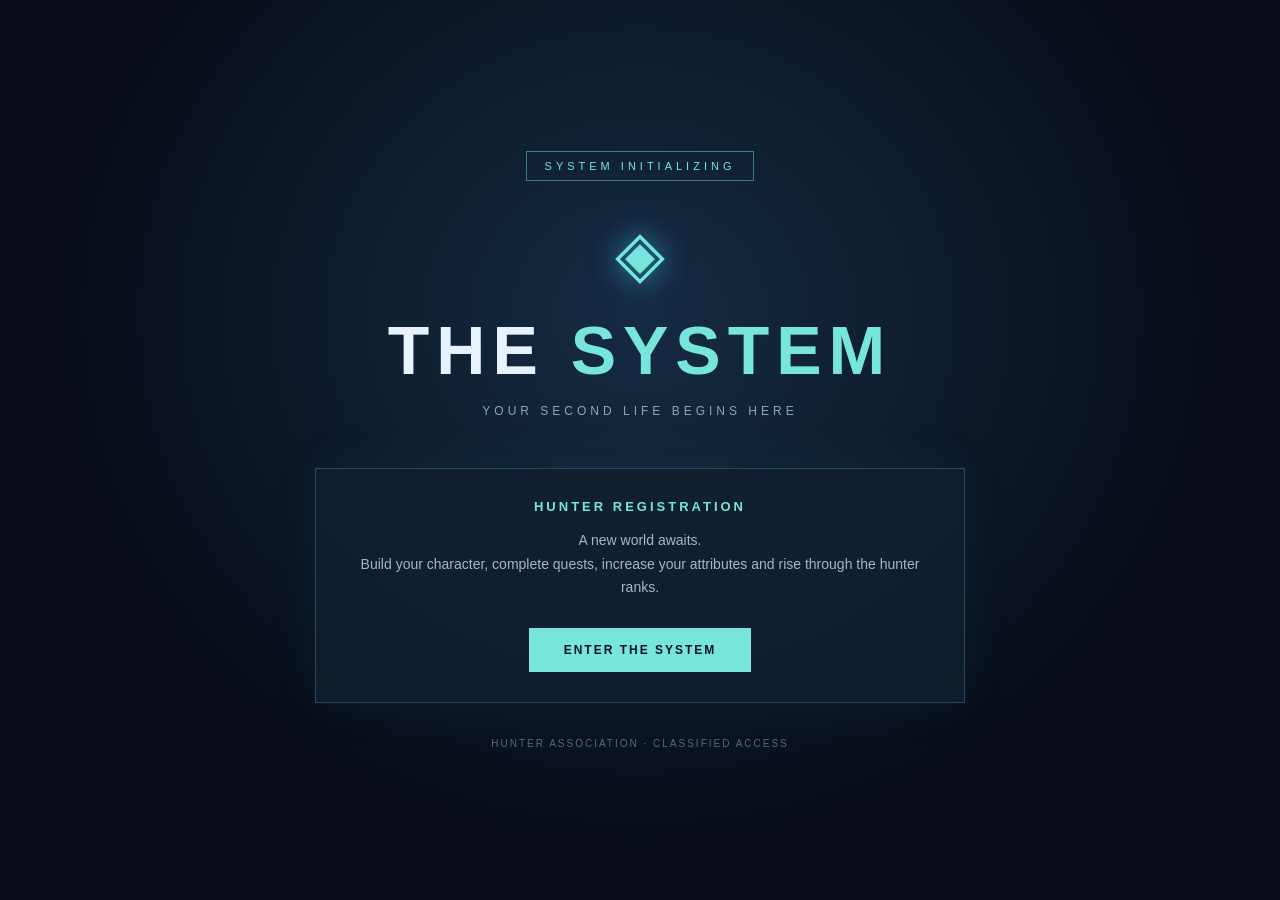
<file: index.html>
<!DOCTYPE html>
<html lang="es">
<head>
  <meta charset="UTF-8">
  <meta name="viewport" content="width=device-width, initial-scale=1.0">
  <meta name="theme-color" content="#080d18">
  <title>THE SYSTEM RPG</title>

  <style>
    * {
      box-sizing: border-box;
      margin: 0;
      padding: 0;
    }

    body {
      min-height: 100vh;
      background:
        radial-gradient(ellipse at 50% 35%, #152b43 0%, #080d18 65%);
      color: #e8f2ff;
      font-family: Arial, sans-serif;
      display: grid;
      place-items: center;
      padding: 24px;
    }

    .container {
      width: 100%;
      max-width: 650px;
      text-align: center;
    }

    .status {
      display: inline-block;
      color: #76e5dc;
      border: 1px solid #367e83;
      padding: 8px 18px;
      letter-spacing: 4px;
      font-size: 11px;
      margin-bottom: 35px;
    }

    .symbol {
      font-size: 65px;
      color: #76e5dc;
      margin-bottom: 20px;
      text-shadow: 0 0 30px #3aa8c8;
    }

    h1 {
      font-size: clamp(38px, 9vw, 68px);
      letter-spacing: 7px;
      font-weight: 800;
    }

    h1 span {
      color: #76e5dc;
    }

    .subtitle {
      color: #8ba6bd;
      letter-spacing: 4px;
      font-size: 12px;
      margin-top: 15px;
    }

    .panel {
      margin-top: 50px;
      padding: 30px 24px;
      background: rgba(17, 31, 49, .85);
      border: 1px solid #29465d;
      box-shadow: 0 0 45px rgba(39, 151, 177, .08);
    }

    .panel h2 {
      color: #76e5dc;
      font-size: 13px;
      letter-spacing: 3px;
      margin-bottom: 15px;
    }

    .panel p {
      color: #a5b7c9;
      line-height: 1.7;
      font-size: 14px;
    }

    .button {
      display: inline-block;
      margin-top: 28px;
      padding: 15px 35px;
      background: #76e5dc;
      color: #08121e;
      text-decoration: none;
      font-weight: bold;
      letter-spacing: 2px;
      font-size: 12px;
      transition: .2s;
    }

    .button:hover {
      background: #b0fff5;
      box-shadow: 0 0 25px #76e5dc66;
      transform: translateY(-2px);
    }

    footer {
      margin-top: 35px;
      color: #536b80;
      font-size: 10px;
      letter-spacing: 2px;
    }
  </style>
</head>

<body>
  <main class="container">

    <div class="status">SYSTEM INITIALIZING</div>

    <div class="symbol">◈</div>

    <h1>THE <span>SYSTEM</span></h1>

    <p class="subtitle">YOUR SECOND LIFE BEGINS HERE</p>

    <section class="panel">
      <h2>HUNTER REGISTRATION</h2>

      <p>
        A new world awaits.<br>
        Build your character, complete quests,
        increase your attributes and rise through
        the hunter ranks.
      </p>

      <a href="login.html" class="button">
        ENTER THE SYSTEM
      </a>
    </section>

    <footer>
      HUNTER ASSOCIATION · CLASSIFIED ACCESS
    </footer>

  </main>
</body>
</html>
</file>
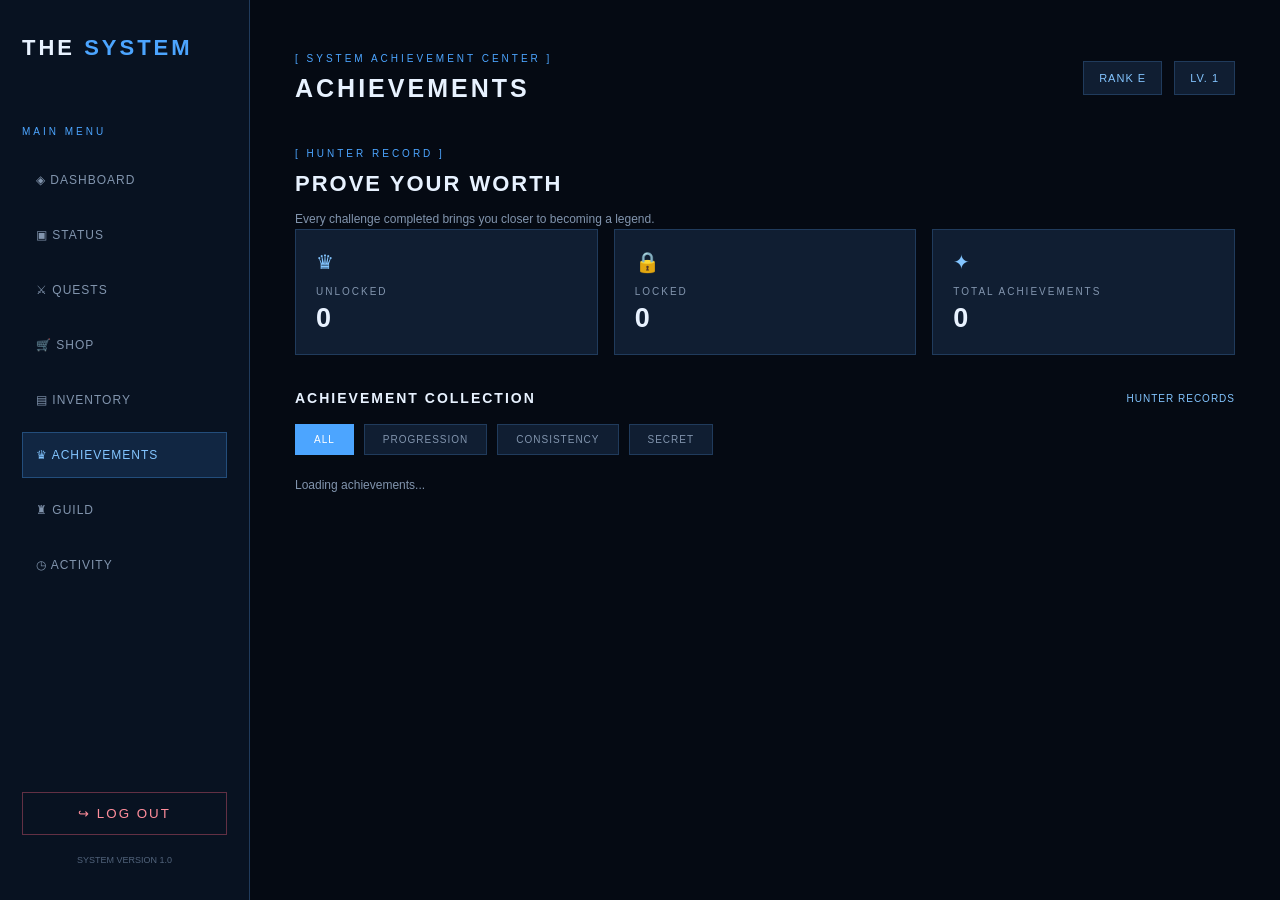
<file: achievements.html>
```html
<!DOCTYPE html>
<html lang="en">
<head>
  <meta charset="UTF-8">
  <meta name="viewport" content="width=device-width, initial-scale=1.0">
  <title>THE SYSTEM | Achievements</title>
  <link rel="stylesheet" href="assets/css/dashboard.css">
  <link rel="stylesheet" href="assets/css/quests.css">
  <link rel="stylesheet" href="assets/css/achievements.css">
</head>
<body>

  <aside class="sidebar">
    <div class="logo">THE <span>SYSTEM</span></div>

    <div class="menu-label">MAIN MENU</div>

    <nav>
  <a href="dashboard.html" class="nav-link">◈ DASHBOARD</a>
  <a href="status.html" class="nav-link">▣ STATUS</a>
  <a href="quests.html" class="nav-link">⚔ QUESTS</a>
  <a href="shop.html" class="nav-link">🛒 SHOP</a>
  <a href="inventory.html" class="nav-link">▤ INVENTORY</a>
  <a href="achievements.html" class="nav-link active">♛ ACHIEVEMENTS</a>
  <a href="guild.html" class="nav-link">♜ GUILD</a>
  <a href="activity.html" class="nav-link">◷ ACTIVITY</a>
</nav>

    <div class="sidebar-bottom">
      <button id="logoutButton">↪ LOG OUT</button>
      <p>SYSTEM VERSION 1.0</p>
    </div>
  </aside>

  <main class="main-content">

    <header class="topbar">
      <div>
        <p class="system-label">[ SYSTEM ACHIEVEMENT CENTER ]</p>
        <h1>ACHIEVEMENTS</h1>
      </div>

      <div class="topbar-right">
        <span id="hunterRank">RANK E</span>
        <span id="hunterLevel">LV. 1</span>
      </div>
    </header>

    <section class="achievement-intro">
      <p class="system-label">[ HUNTER RECORD ]</p>
      <h2>PROVE YOUR WORTH</h2>
      <p class="muted">
        Every challenge completed brings you closer to becoming a legend.
      </p>
    </section>

    <section class="achievement-summary">

      <article class="resource-card">
        <span>♛</span>
        <p>UNLOCKED</p>
        <h2 id="unlockedCount">0</h2>
      </article>

      <article class="resource-card">
        <span>🔒</span>
        <p>LOCKED</p>
        <h2 id="lockedCount">0</h2>
      </article>

      <article class="resource-card">
        <span>✦</span>
        <p>TOTAL ACHIEVEMENTS</p>
        <h2 id="totalCount">0</h2>
      </article>

    </section>

    <section class="achievement-section">

      <div class="achievement-section-heading">
        <h2>ACHIEVEMENT COLLECTION</h2>
        <span>HUNTER RECORDS</span>
      </div>

      <div class="achievement-filters">
        <button class="achievement-filter active" data-filter="all">ALL</button>
        <button class="achievement-filter" data-filter="progression">PROGRESSION</button>
        <button class="achievement-filter" data-filter="consistency">CONSISTENCY</button>
        <button class="achievement-filter" data-filter="secret">SECRET</button>
      </div>

      <div id="achievementsGrid" class="achievement-grid">
        <p class="muted">Loading achievements...</p>
      </div>

    </section>

    <p id="achievementMessage" class="system-label"></p>

  </main>

  <script type="module" src="assets/js/achievements.js"></script>

</body>
</html>
```
</file>
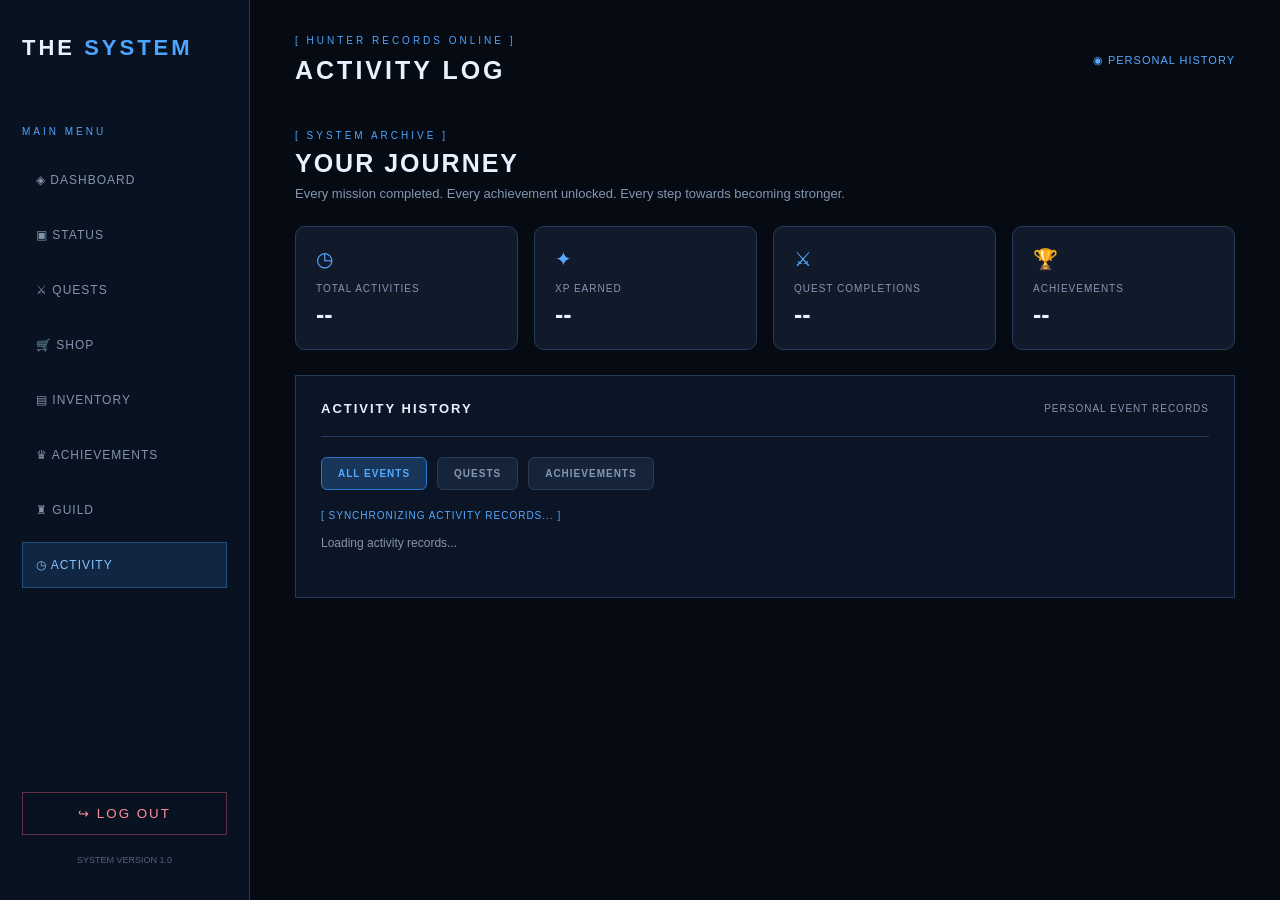
<file: activity.html>
<!DOCTYPE html>
<html lang="en">
<head>
  <meta charset="UTF-8">
  <meta name="viewport" content="width=device-width, initial-scale=1.0">

  <title>THE SYSTEM | Activity</title>

  <link rel="stylesheet" href="assets/css/dashboard.css">
<link rel="stylesheet" href="assets/css/activity.css">
</head>

<body>

  <aside class="sidebar">
    <div class="logo">THE <span>SYSTEM</span></div>

    <div class="menu-label">MAIN MENU</div>

    <nav>
  <a href="dashboard.html" class="nav-link">◈ DASHBOARD</a>
  <a href="status.html" class="nav-link">▣ STATUS</a>
  <a href="quests.html" class="nav-link">⚔ QUESTS</a>
  <a href="shop.html" class="nav-link">🛒 SHOP</a>
  <a href="inventory.html" class="nav-link">▤ INVENTORY</a>
  <a href="achievements.html" class="nav-link">♛ ACHIEVEMENTS</a>
  <a href="guild.html" class="nav-link">♜ GUILD</a>
  <a href="activity.html" class="nav-link active">◷ ACTIVITY</a>
</nav>

    <div class="sidebar-bottom">
      <button id="logoutButton">↪ LOG OUT</button>
      <p>SYSTEM VERSION 1.0</p>
    </div>
  </aside>

  <main class="main-content">

    <!-- HEADER -->

    <header class="topbar">

      <div>
        <p class="system-label">[ HUNTER RECORDS ONLINE ]</p>
        <h1>ACTIVITY LOG</h1>
      </div>

      <div class="activity-status">
        <span>◉ PERSONAL HISTORY</span>
      </div>

    </header>

    <!-- INTRO -->

    <section class="activity-intro">

      <p class="system-label">[ SYSTEM ARCHIVE ]</p>

      <h2>YOUR JOURNEY</h2>

      <p class="muted">
        Every mission completed. Every achievement unlocked.
        Every step towards becoming stronger.
      </p>

    </section>

    <!-- STATISTICS -->

    <section class="activity-stats">

      <article class="activity-stat-card">
        <span>◷</span>
        <p>TOTAL ACTIVITIES</p>
        <h2 id="totalActivities">--</h2>
      </article>

      <article class="activity-stat-card">
        <span>✦</span>
        <p>XP EARNED</p>
        <h2 id="totalXP">--</h2>
      </article>

      <article class="activity-stat-card">
        <span>⚔</span>
        <p>QUEST COMPLETIONS</p>
        <h2 id="questActivities">--</h2>
      </article>

      <article class="activity-stat-card">
        <span>🏆</span>
        <p>ACHIEVEMENTS</p>
        <h2 id="achievementActivities">--</h2>
      </article>

    </section>

    <!-- ACTIVITY HISTORY -->

    <section class="panel activity-history-panel">

      <div class="panel-heading">

        <h2>ACTIVITY HISTORY</h2>

        <span>PERSONAL EVENT RECORDS</span>

      </div>

      <!-- FILTERS -->

      <div class="activity-filters">

        <button
          class="activity-filter active"
          data-filter="all"
        >
          ALL EVENTS
        </button>

        <button
          class="activity-filter"
          data-filter="quest_completed"
        >
          QUESTS
        </button>

        <button
          class="activity-filter"
          data-filter="achievement_unlocked"
        >
          ACHIEVEMENTS
        </button>

      </div>

      <!-- MESSAGE -->

      <p id="activityMessage" class="system-label">
        [ SYNCHRONIZING ACTIVITY RECORDS... ]
      </p>

      <!-- FEED -->

      <div id="activityFeed">

        <p class="muted">
          Loading activity records...
        </p>

      </div>

      <!-- LOAD MORE -->

      <div class="activity-pagination">

        <button id="loadMoreButton" hidden>
          LOAD MORE RECORDS
        </button>

      </div>

    </section>

  </main>

  <script type="module" src="assets/js/activity.js"></script>

</body>
</html>
</file>
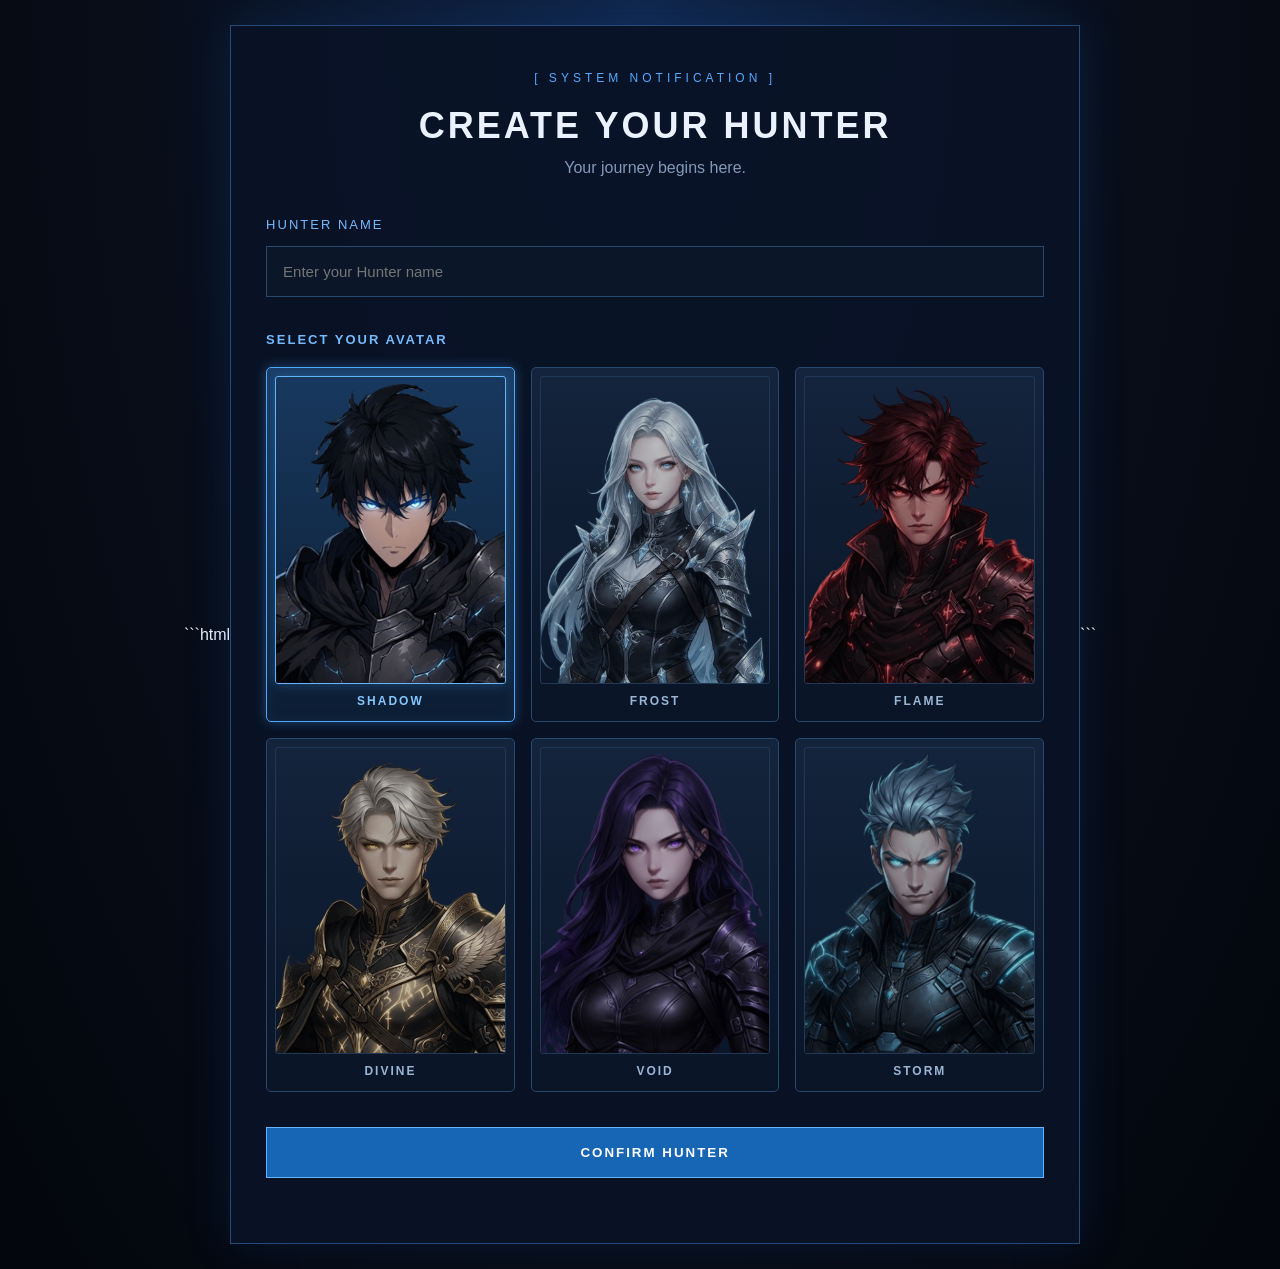
<file: character.html>
```html
<!DOCTYPE html>
<html lang="en">
<head>
  <meta charset="UTF-8">
  <meta name="viewport" content="width=device-width, initial-scale=1.0">
  <title>THE SYSTEM | Create Hunter</title>
  <link rel="stylesheet" href="assets/css/character.css">
</head>
<body>

  <main class="character-container">
    <p class="system-label">[ SYSTEM NOTIFICATION ]</p>

    <h1>CREATE YOUR HUNTER</h1>
    <p class="subtitle">Your journey begins here.</p>

    <form id="characterForm">

      <label for="hunterName">HUNTER NAME</label>
      <input
        type="text"
        id="hunterName"
        maxlength="20"
        placeholder="Enter your Hunter name"
        required
      >

      <h2>SELECT YOUR AVATAR</h2>

      <div class="avatar-grid" id="avatarGrid">

  <button type="button" class="avatar selected" data-avatar="hunter-01">
    <img src="images/hunter-01.png" alt="Shadow Hunter">
    <span>SHADOW</span>
  </button>

  <button type="button" class="avatar" data-avatar="hunter-02">
    <img src="images/hunter-02.png" alt="Frost Hunter">
    <span>FROST</span>
  </button>

  <button type="button" class="avatar" data-avatar="hunter-03">
    <img src="images/hunter-03.png" alt="Flame Hunter">
    <span>FLAME</span>
  </button>

  <button type="button" class="avatar" data-avatar="hunter-04">
    <img src="images/hunter-04.png" alt="Divine Hunter">
    <span>DIVINE</span>
  </button>

  <button type="button" class="avatar" data-avatar="hunter-05">
    <img src="images/hunter-05.png" alt="Void Hunter">
    <span>VOID</span>
  </button>

  <button type="button" class="avatar" data-avatar="hunter-06">
    <img src="images/hunter-06.png" alt="Storm Hunter">
    <span>STORM</span>
  </button>

</div>

      <button type="submit" id="saveCharacter">
        CONFIRM HUNTER
      </button>

      <p id="characterMessage"></p>

    </form>
  </main>

  <script type="module" src="assets/js/character.js"></script>

</body>
</html>
```
</file>
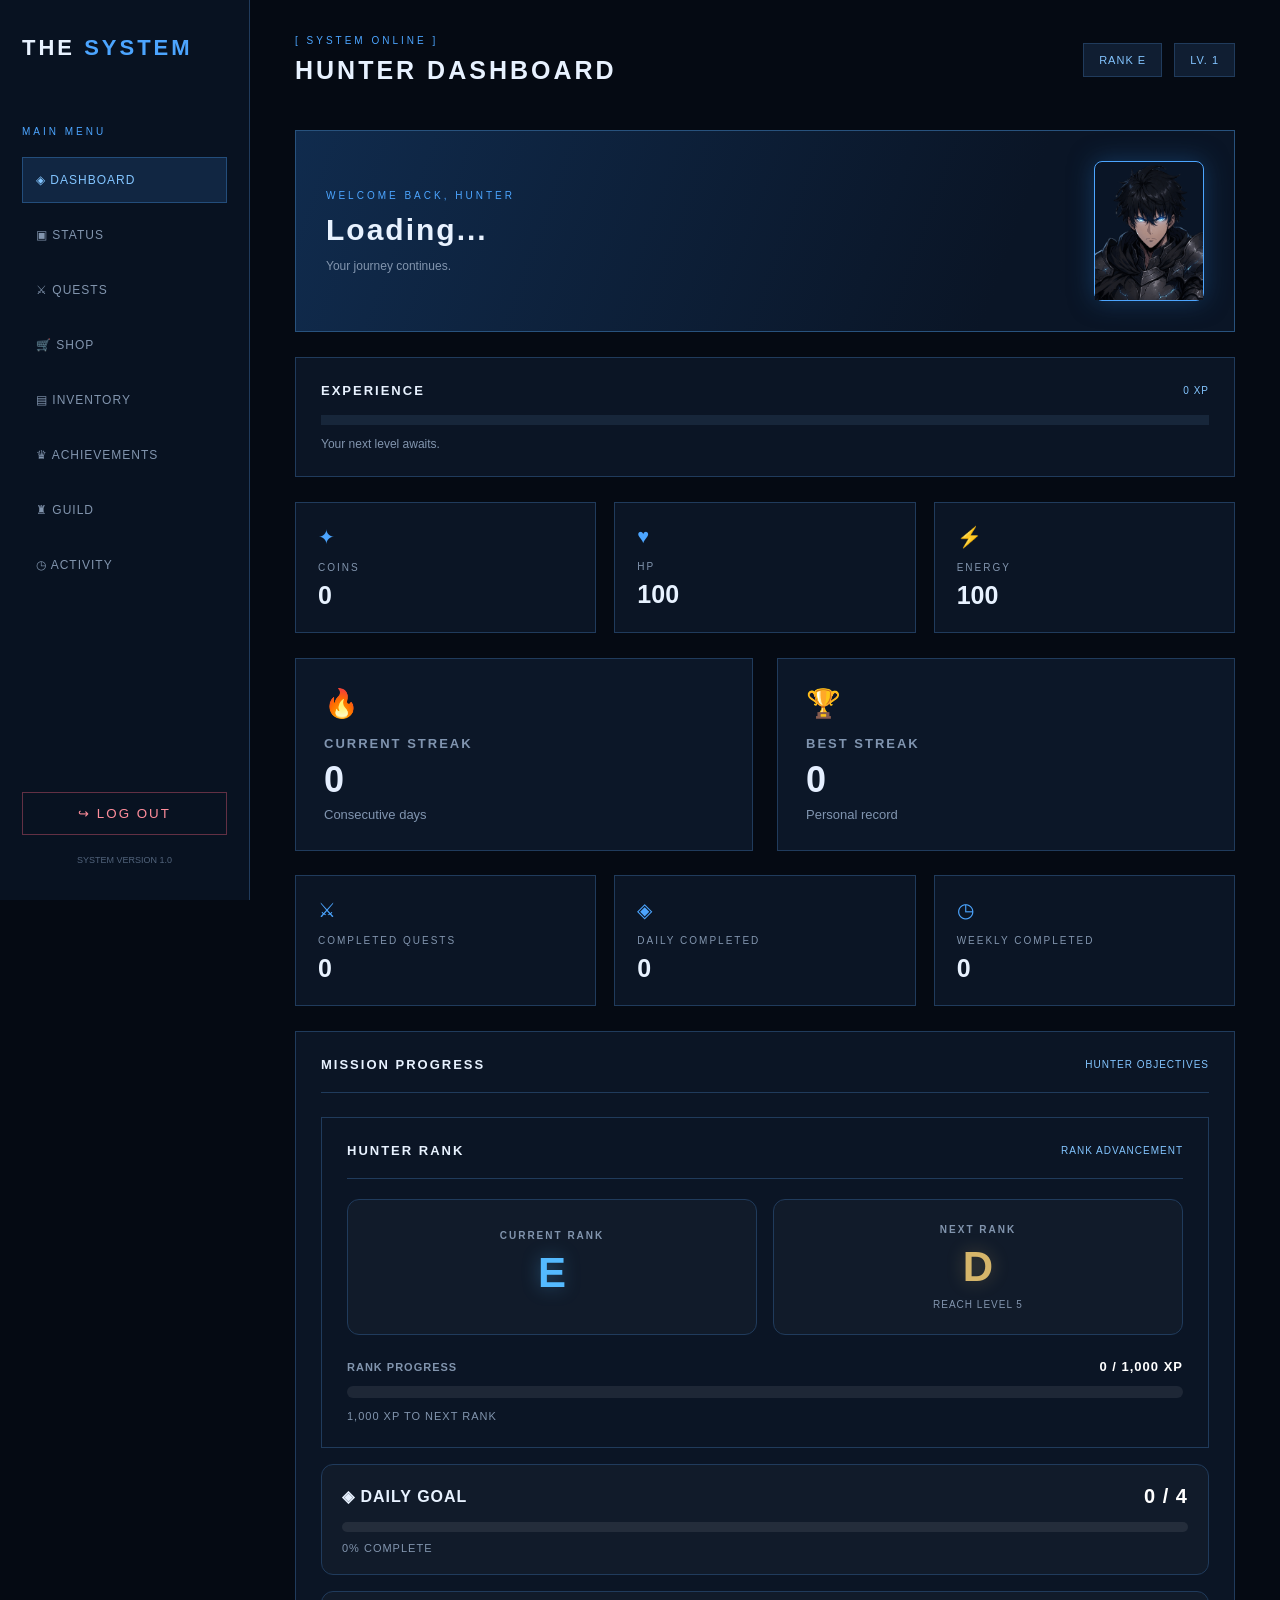
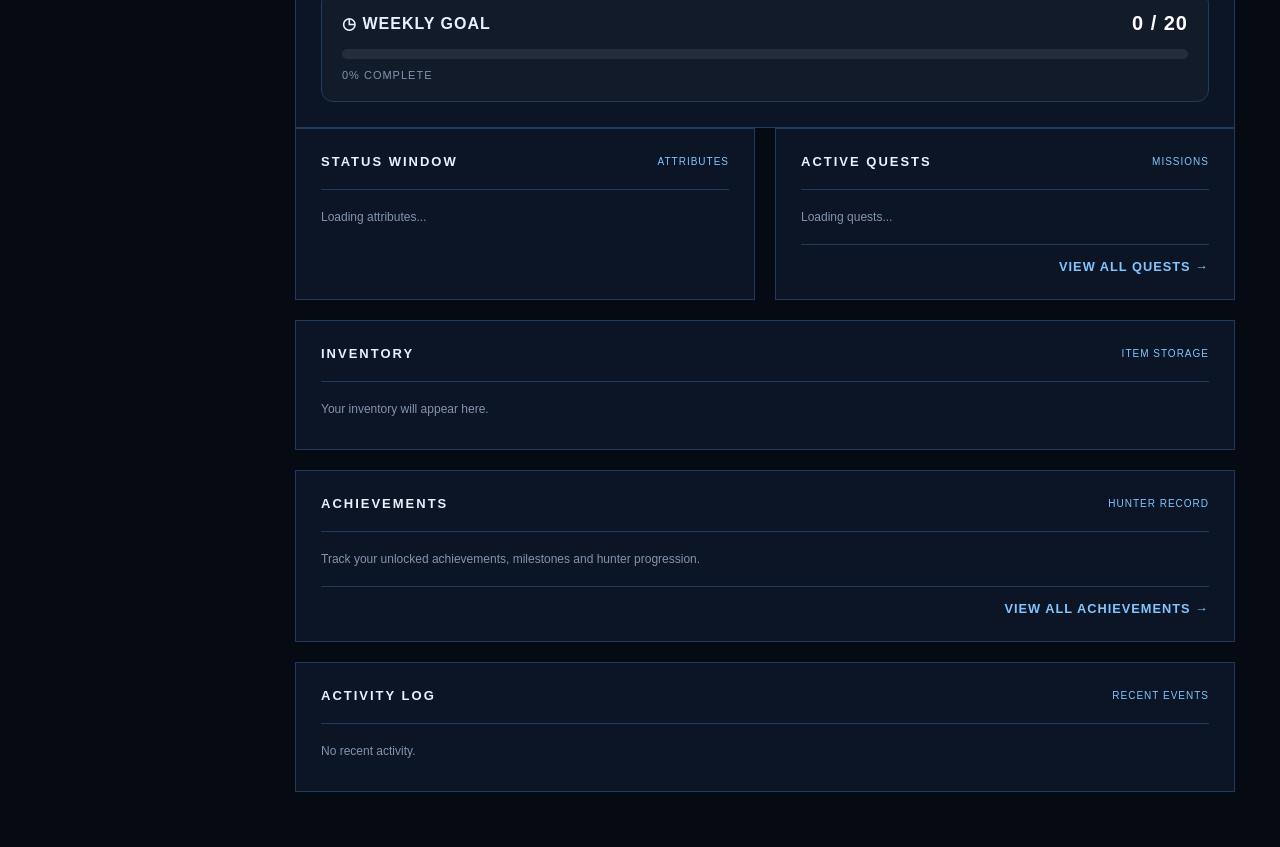
<file: dashboard.html>
<!DOCTYPE html>
<html lang="en">
<head>
  <meta charset="UTF-8">
  <meta name="viewport" content="width=device-width, initial-scale=1.0">
  <title>THE SYSTEM | Dashboard</title>
  <link rel="stylesheet" href="assets/css/dashboard.css">
</head>
<body>

  <aside class="sidebar">
    <div class="logo">THE <span>SYSTEM</span></div>

    <div class="menu-label">MAIN MENU</div>

    <nav>
      <a href="#dashboard" class="nav-link active">◈ DASHBOARD</a>
      <a href="status.html" class="nav-link">▣ STATUS</a>
      <a href="quests.html" class="nav-link">⚔ QUESTS</a>
      <a href="shop.html" class="nav-link">🛒 SHOP</a>
      <a href="inventory.html" class="nav-link">▤ INVENTORY</a>
      <a href="achievements.html" class="nav-link">♛ ACHIEVEMENTS</a>
      <a href="guild.html" class="nav-link">♜ GUILD</a>
      <a href="activity.html" class="nav-link">◷ ACTIVITY</a>
    </nav>

    <div class="sidebar-bottom">
      <button id="logoutButton">↪ LOG OUT</button>
      <p>SYSTEM VERSION 1.0</p>
    </div>
  </aside>

  <main class="main-content" id="dashboard">

    <header class="topbar">
      <div>
        <p class="system-label">[ SYSTEM ONLINE ]</p>
        <h1>HUNTER DASHBOARD</h1>
      </div>

      <div class="topbar-right">
        <span id="hunterRank">RANK E</span>
        <span id="hunterLevel">LV. 1</span>
      </div>
    </header>

    <!-- WELCOME / HUNTER PROFILE -->
    <section class="welcome-section">

      <div>
        <p class="system-label">WELCOME BACK, HUNTER</p>
        <h2 id="hunterName">Loading...</h2>
        <p class="muted">Your journey continues.</p>
      </div>

      <div class="hunter-avatar-container" id="hunterVisual">

        <img
          src="images/hunter-01.png"
          alt="Hunter Portrait"
          class="hunter-avatar"
          id="hunterAvatar"
        />

        <div class="hunter-title-layer" id="dashboardTitle"></div>

      </div>

    </section>

    <!-- EXPERIENCE -->
    <section class="progress-section">
      <div class="section-heading">
        <h2>EXPERIENCE</h2>
        <span id="xpText">0 XP</span>
      </div>

      <div class="xp-track">
        <div class="xp-fill" id="xpBar"></div>
      </div>

      <p class="muted" id="xpNext">Your next level awaits.</p>
    </section>

    <!-- RESOURCES -->
    <section class="resource-grid">

      <article class="resource-card">
        <span>✦</span>
        <p>COINS</p>
        <h2 id="hunterCoins">0</h2>
      </article>

      <article class="resource-card">
        <span>♥</span>
        <p>HP</p>
        <h2 id="hunterHP">100</h2>
      </article>

      <article class="resource-card">
        <span>⚡</span>
        <p>ENERGY</p>
        <h2 id="hunterEnergy">100</h2>
      </article>

    </section>

    <!-- STREAKS -->
    <div class="streak-grid">

      <div class="streak-card">
        <span class="stat-icon">🔥</span>
        <div class="stat-label">CURRENT STREAK</div>
        <div class="stat-value" id="currentStreak">0</div>
        <div class="stat-description">Consecutive days</div>
      </div>

      <div class="streak-card">
        <span class="stat-icon">🏆</span>
        <div class="stat-label">BEST STREAK</div>
        <div class="stat-value" id="longestStreak">0</div>
        <div class="stat-description">Personal record</div>
      </div>

    </div>

    <!-- QUEST COUNTS -->
    <section class="resource-grid mission-progress">

      <article class="resource-card">
        <span>⚔</span>
        <p>COMPLETED QUESTS</p>
        <h2 id="completedQuestCount">0</h2>
      </article>

      <article class="resource-card">
        <span>◈</span>
        <p>DAILY COMPLETED</p>
        <h2 id="dailyQuestCount">0</h2>
      </article>

      <article class="resource-card">
        <span>◷</span>
        <p>WEEKLY COMPLETED</p>
        <h2 id="weeklyQuestCount">0</h2>
      </article>

    </section>

    <!-- MISSION PROGRESS -->
    <section class="panel mission-goals">

      <div class="panel-heading">
        <h2>MISSION PROGRESS</h2>
        <span>HUNTER OBJECTIVES</span>
      </div>

      <!-- HUNTER RANK PROGRESSION -->
      <section class="panel rank-progression">

        <div class="panel-heading">
          <h2>HUNTER RANK</h2>
          <span>RANK ADVANCEMENT</span>
        </div>

        <div class="rank-overview">

          <div class="current-rank">
            <span>CURRENT RANK</span>
            <strong id="currentRankDisplay">E</strong>
          </div>

          <div class="next-rank">
            <span>NEXT RANK</span>
            <strong id="nextRankDisplay">D</strong>
            <small id="nextRankLevel">REACH LEVEL 5</small>
          </div>

        </div>

        <div class="rank-progress-info">
          <span>RANK PROGRESS</span>
          <strong id="rankXpText">0 / 1,000 XP</strong>
        </div>

        <div class="goal-track rank-track">
          <div id="rankProgressBar" class="goal-fill rank-fill"></div>
        </div>

        <p id="rankProgressStatus" class="muted">
          1,000 XP TO NEXT RANK
        </p>

      </section>

      <!-- DAILY GOAL -->
      <div class="goal-card">

        <div class="goal-heading">
          <span>◈ DAILY GOAL</span>
          <strong id="dailyGoalText">0 / 4</strong>
        </div>

        <div class="goal-track daily-track">
          <div id="dailyGoalBar" class="goal-fill daily-fill"></div>
        </div>

        <p id="dailyGoalStatus" class="muted">0% COMPLETE</p>

      </div>

      <!-- WEEKLY GOAL -->
      <div class="goal-card">

        <div class="goal-heading">
          <span>◷ WEEKLY GOAL</span>
          <strong id="weeklyGoalText">0 / 20</strong>
        </div>

        <div class="goal-track weekly-track">
          <div id="weeklyGoalBar" class="goal-fill weekly-fill"></div>
        </div>

        <p id="weeklyGoalStatus" class="muted">0% COMPLETE</p>

      </div>

    </section>

    <!-- STATUS AND QUESTS -->
    <section class="content-grid">

      <article class="panel" id="status">

        <div class="panel-heading">
          <h2>STATUS WINDOW</h2>
          <span>ATTRIBUTES</span>
        </div>

        <div id="statsList" class="stats-list">
          <p class="muted">Loading attributes...</p>
        </div>

      </article>

      <article class="panel" id="quests">

        <div class="panel-heading">
          <h2>ACTIVE QUESTS</h2>
          <span>MISSIONS</span>
        </div>

        <div id="questsList">
          <p class="muted">Loading quests...</p>
        </div>

        <div class="panel-footer">
          <a href="quests.html" class="panel-link">
            VIEW ALL QUESTS →
          </a>
        </div>

      </article>

    </section>

    <!-- INVENTORY -->
    <section class="panel secondary-panel" id="inventory">

      <div class="panel-heading">
        <h2>INVENTORY</h2>
        <span>ITEM STORAGE</span>
      </div>

      <p class="muted">Your inventory will appear here.</p>

    </section>

    <!-- ACHIEVEMENTS -->
    <section class="panel secondary-panel" id="achievements">

      <div class="panel-heading">
        <h2>ACHIEVEMENTS</h2>
        <span>HUNTER RECORD</span>
      </div>

      <p class="muted">
        Track your unlocked achievements, milestones and hunter progression.
      </p>

      <div class="panel-footer">
        <a href="achievements.html" class="panel-link">
          VIEW ALL ACHIEVEMENTS →
        </a>
      </div>

    </section>

    <!-- ACTIVITY LOG -->
    <section class="panel secondary-panel" id="activity">

      <div class="panel-heading">
        <h2>ACTIVITY LOG</h2>
        <span>RECENT EVENTS</span>
      </div>

      <div id="activityList">
        <p class="muted">No recent activity.</p>
      </div>

    </section>

    <p id="dashboardMessage" class="system-label"></p>

  </main>

  <script type="module" src="assets/js/dashboard.js"></script>

</body>
</html>
</file>
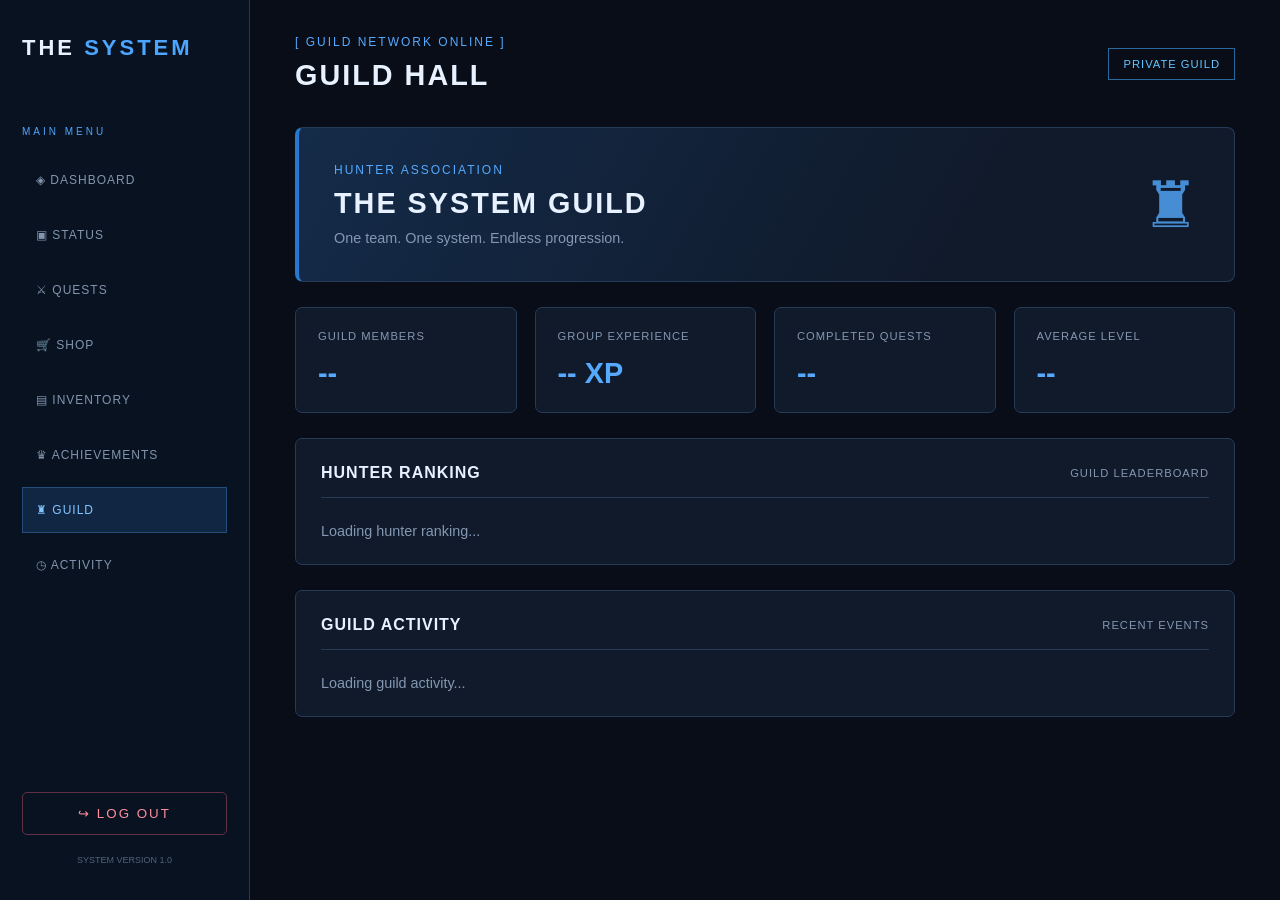
<file: guild.html>
<!DOCTYPE html>
<html lang="en">
<head>
  <meta charset="UTF-8">
  <meta name="viewport" content="width=device-width, initial-scale=1.0">
  <title>THE SYSTEM | Guild</title>
  <link rel="stylesheet" href="assets/css/dashboard.css">
<link rel="stylesheet" href="assets/css/guild.css">
</head>
<body>

   <aside class="sidebar">
    <div class="logo">THE <span>SYSTEM</span></div>

    <div class="menu-label">MAIN MENU</div>

    <nav>
  <a href="dashboard.html" class="nav-link">◈ DASHBOARD</a>
  <a href="status.html" class="nav-link">▣ STATUS</a>
  <a href="quests.html" class="nav-link">⚔ QUESTS</a>
  <a href="shop.html" class="nav-link">🛒 SHOP</a>
  <a href="inventory.html" class="nav-link">▤ INVENTORY</a>
  <a href="achievements.html" class="nav-link">♛ ACHIEVEMENTS</a>
  <a href="guild.html" class="nav-link active">♜ GUILD</a>
  <a href="activity.html" class="nav-link">◷ ACTIVITY</a>
</nav>

    <div class="sidebar-bottom">
      <button id="logoutButton">↪ LOG OUT</button>
      <p>SYSTEM VERSION 1.0</p>
    </div>
  </aside>

  <main class="main-content">

    <header class="topbar">
      <div>
        <p class="system-label">[ GUILD NETWORK ONLINE ]</p>
        <h1>GUILD HALL</h1>
      </div>
      <span class="guild-status">PRIVATE GUILD</span>
    </header>

    <section class="guild-banner">
      <div>
        <p class="system-label">HUNTER ASSOCIATION</p>
        <h2>THE SYSTEM GUILD</h2>
        <p class="muted">
          One team. One system. Endless progression.
        </p>
      </div>
      <div class="guild-emblem">♜</div>
    </section>

    <section class="guild-stats">
      <article class="stat-card">
        <p>GUILD MEMBERS</p>
        <h2 id="guildMembers">--</h2>
      </article>

      <article class="stat-card">
        <p>GROUP EXPERIENCE</p>
        <h2 id="guildXP">-- XP</h2>
      </article>

      <article class="stat-card">
        <p>COMPLETED QUESTS</p>
        <h2 id="guildQuests">--</h2>
      </article>

      <article class="stat-card">
        <p>AVERAGE LEVEL</p>
        <h2 id="guildLevel">--</h2>
      </article>
    </section>

    <section class="panel">
      <div class="panel-heading">
        <h2>HUNTER RANKING</h2>
        <span>GUILD LEADERBOARD</span>
      </div>

      <div id="rankingContainer">
        <p class="muted">Loading hunter ranking...</p>
      </div>
    </section>

<section class="panel activity-panel">
  <div class="panel-heading">
    <h2>GUILD ACTIVITY</h2>
    <span>RECENT EVENTS</span>
  </div>

  <div id="guildActivity">
    <p class="muted">Loading guild activity...</p>
  </div>
</section>

    <p id="guildMessage" class="system-label"></p>

  </main>

  <script type="module" src="assets/js/guild.js"></script>

</body>
</html>
</file>
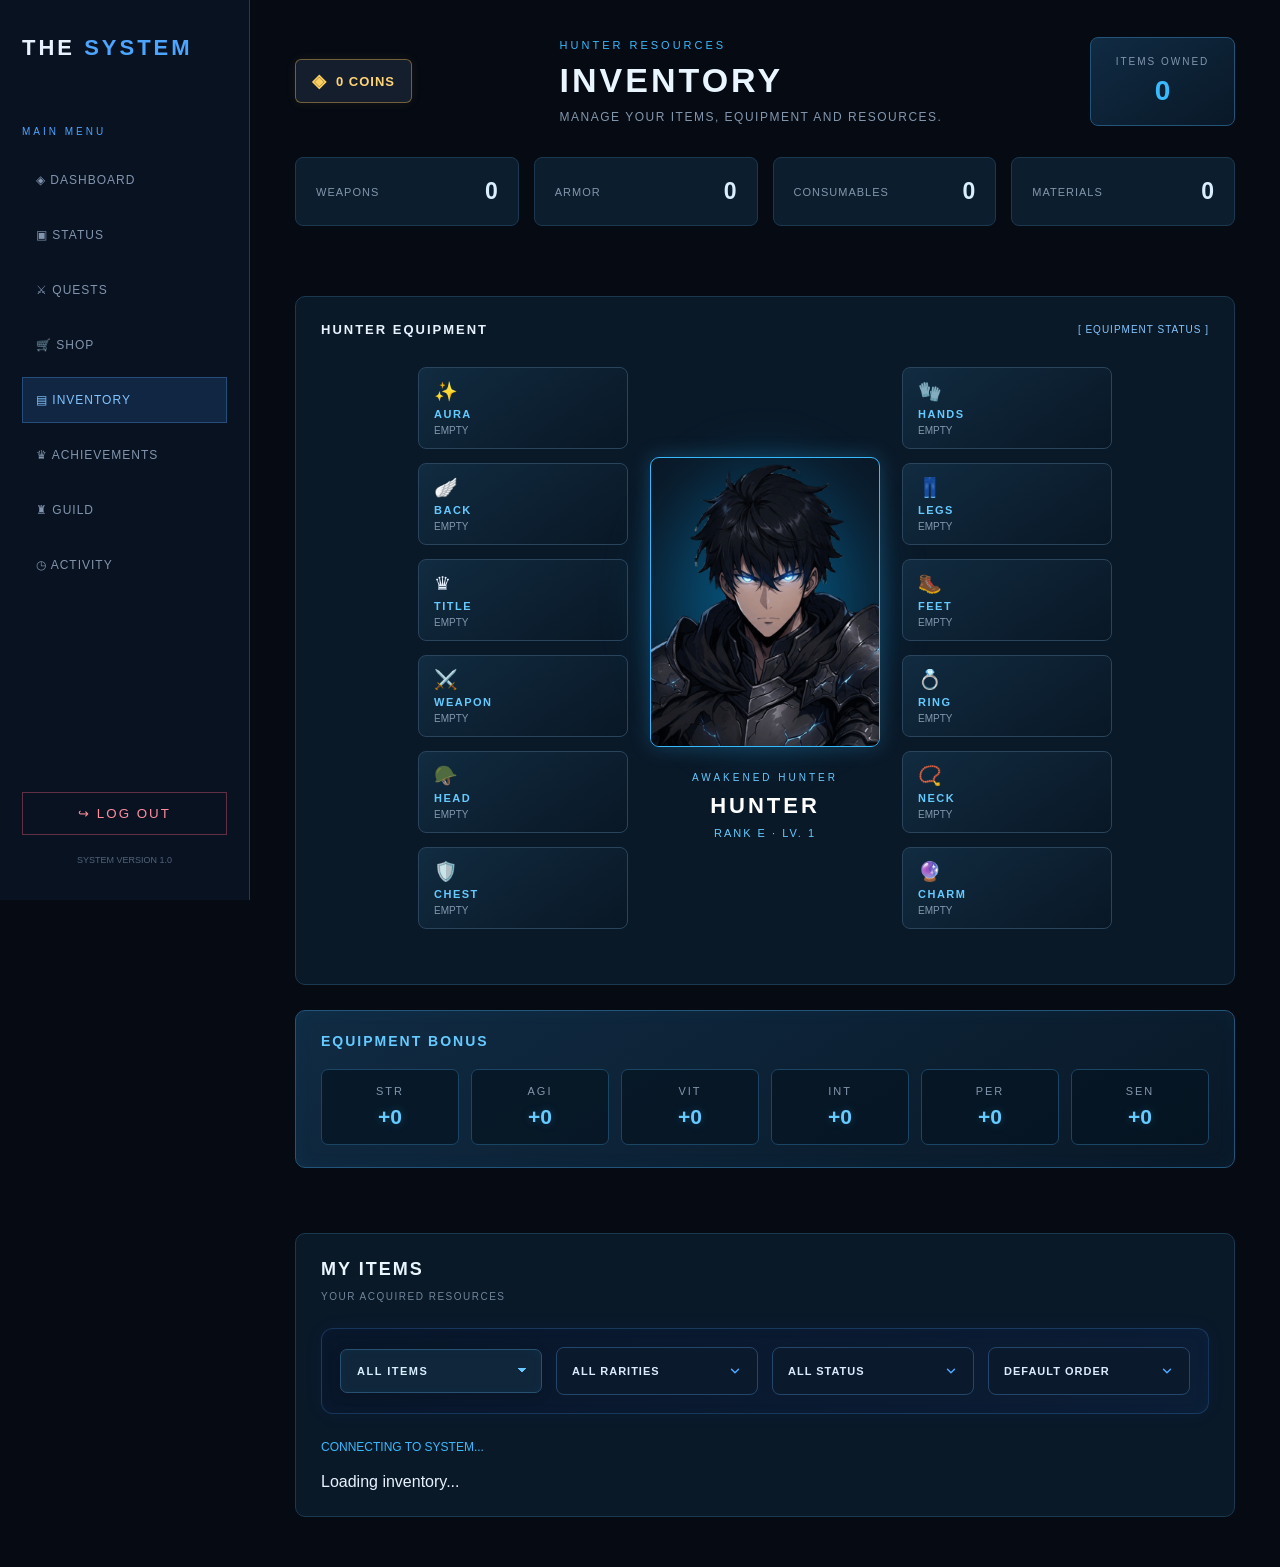
<file: inventory.html>
<!DOCTYPE html>
<html lang="en">
<head>
  <meta charset="UTF-8">
  <meta name="viewport" content="width=device-width, initial-scale=1.0">
  <title>THE SYSTEM | Inventory</title>

  <link rel="stylesheet" href="assets/css/dashboard.css">
  <link rel="stylesheet" href="assets/css/inventory.css">
</head>

<body>

  <div class="dashboard-layout">

    <aside class="sidebar">
      <div class="logo">THE <span>SYSTEM</span></div>

      <div class="menu-label">MAIN MENU</div>

      <nav>
        <a href="dashboard.html" class="nav-link">◈ DASHBOARD</a>
        <a href="status.html" class="nav-link">▣ STATUS</a>
        <a href="quests.html" class="nav-link">⚔ QUESTS</a>
        <a href="shop.html" class="nav-link">🛒 SHOP</a>
        <a href="inventory.html" class="nav-link active">▤ INVENTORY</a>
        <a href="achievements.html" class="nav-link">♛ ACHIEVEMENTS</a>
        <a href="guild.html" class="nav-link">♜ GUILD</a>
        <a href="activity.html" class="nav-link">◷ ACTIVITY</a>
      </nav>

      <div class="sidebar-bottom">
        <button id="logoutButton">↪ LOG OUT</button>
        <p>SYSTEM VERSION 1.0</p>
      </div>
    </aside>

    <main class="main-content inventory-page">

      <!-- INVENTORY HEADER -->
      <header class="inventory-header">
        <div class="inventory-coins">
  <span class="coins-icon">◈</span>
  <span id="inventoryCoins">0 COINS</span>
</div>
        <div>
          <span class="eyebrow">HUNTER RESOURCES</span>
          <h1>INVENTORY</h1>
          <p>MANAGE YOUR ITEMS, EQUIPMENT AND RESOURCES.</p>
        </div>

        <div class="inventory-count">
          <span>ITEMS OWNED</span>
          <strong id="inventoryTotal">0</strong>
        </div>
      </header>

      <!-- INVENTORY SUMMARY -->
      <section class="inventory-summary">

        <div class="inventory-stat">
          <span>WEAPONS</span>
          <strong id="weaponCount">0</strong>
        </div>

        <div class="inventory-stat">
          <span>ARMOR</span>
          <strong id="armorCount">0</strong>
        </div>

        <div class="inventory-stat">
          <span>CONSUMABLES</span>
          <strong id="consumableCount">0</strong>
        </div>

        <div class="inventory-stat">
          <span>MATERIALS</span>
          <strong id="materialCount">0</strong>
        </div>

      </section>

      <!-- HUNTER EQUIPMENT -->
      <section class="equipment-section">

        <div class="section-heading">
          <h2>HUNTER EQUIPMENT</h2>
          <span>[ EQUIPMENT STATUS ]</span>
        </div>

        <div class="equipment-layout">

          <!-- LEFT SLOTS -->
          <div class="equipment-column equipment-left">

<div class="equipment-slot cosmetic-equipment-slot" data-slot="aura">
  <span>✨</span>
  <strong>AURA</strong>
  <small>EMPTY</small>
</div>

<div class="equipment-slot cosmetic-equipment-slot" data-slot="back">
  <span>🪽</span>
  <strong>BACK</strong>
  <small>EMPTY</small>
</div>

<div class="equipment-slot cosmetic-equipment-slot" data-slot="title">
  <span>♛</span>
  <strong>TITLE</strong>
  <small>EMPTY</small>
</div>

            <div class="equipment-slot" data-slot="weapon">
              <span>⚔️</span>
              <strong>WEAPON</strong>
              <small>EMPTY</small>
            </div>

            <div class="equipment-slot" data-slot="head">
              <span>🪖</span>
              <strong>HEAD</strong>
              <small>EMPTY</small>
            </div>

            <div class="equipment-slot" data-slot="chest">
              <span>🛡️</span>
              <strong>CHEST</strong>
              <small>EMPTY</small>
            </div>

          </div>

          <!-- CENTER PORTRAIT -->
          <div class="hunter-portrait-container">

            <div class="hunter-portrait-frame">
  <img
    src="images/hunter-01.png"
    alt="Hunter Portrait"
    class="hunter-portrait"
    id="inventoryHunterAvatar"
  />
  <div class="hunter-aura"></div>
</div>

            <div class="hunter-portrait-info">
              <span>AWAKENED HUNTER</span>
              <h2 id="equipmentHunterName">HUNTER</h2>
              <p>
                <span id="equipmentHunterRank">RANK E</span>
                ·
                <span id="equipmentHunterLevel">LV. 1</span>
              </p>
            </div>

          </div>

          <!-- RIGHT SLOTS -->
          <div class="equipment-column equipment-right">
 <div class="equipment-slot" data-slot="hands">
              <span>🧤</span>
              <strong>HANDS</strong>
              <small>EMPTY</small>
            </div>
            <div class="equipment-slot" data-slot="legs">
              <span>👖</span>
              <strong>LEGS</strong>
              <small>EMPTY</small>
            </div>

            <div class="equipment-slot" data-slot="feet">
              <span>🥾</span>
              <strong>FEET</strong>
              <small>EMPTY</small>
            </div>

            <div class="equipment-slot" data-slot="ring">
              <span>💍</span>
              <strong>RING</strong>
              <small>EMPTY</small>
            </div>

            <div class="equipment-slot" data-slot="neck">
              <span>📿</span>
              <strong>NECK</strong>
              <small>EMPTY</small>
            </div>

            <div class="equipment-slot" data-slot="charm">
              <span>🔮</span>
              <strong>CHARM</strong>
              <small>EMPTY</small>
            </div>

          </div>

        </div>
      </section>

      <!-- EQUIPMENT BONUS -->
      <div class="equipment-bonus-panel">

        <h3>EQUIPMENT BONUS</h3>

        <div class="equipment-bonus-grid">
          <div><span>STR</span><strong id="bonusSTR">+0</strong></div>
          <div><span>AGI</span><strong id="bonusAGI">+0</strong></div>
          <div><span>VIT</span><strong id="bonusVIT">+0</strong></div>
          <div><span>INT</span><strong id="bonusINT">+0</strong></div>
          <div><span>PER</span><strong id="bonusPER">+0</strong></div>
          <div><span>SEN</span><strong id="bonusSEN">+0</strong></div>
        </div>

      </div>

      <!-- INVENTORY ITEMS -->
      <section class="inventory-section">

        <div class="inventory-toolbar">
          <div>
            <h2>MY ITEMS</h2>
            <span>YOUR ACQUIRED RESOURCES</span>
          </div>
        </div>

        <div class="inventory-filter-container">

  <!-- CATEGORY -->
  <select id="inventoryFilter">
    <option value="all">ALL ITEMS</option>
    <option value="weapon">WEAPONS</option>
    <option value="armor">ARMOR</option>
    <option value="accessory">ACCESSORIES</option>
    <option value="consumable">CONSUMABLES</option>
    <option value="material">MATERIALS</option>
    <option value="boost">BOOSTS</option>
    <option value="skill_item">SKILL ITEMS</option>
    <option value="cosmetic">COSMETICS</option>
  </select>

  <!-- RARITY -->
  <select id="rarityFilter">
    <option value="all">ALL RARITIES</option>
    <option value="common">COMMON</option>
    <option value="uncommon">UNCOMMON</option>
    <option value="rare">RARE</option>
    <option value="epic">EPIC</option>
    <option value="legendary">LEGENDARY</option>
  </select>

  <!-- EQUIPMENT STATUS -->
  <select id="equipmentStatusFilter">
    <option value="all">ALL STATUS</option>
    <option value="equipped">EQUIPPED</option>
    <option value="unequipped">UNEQUIPPED</option>
  </select>

  <!-- SORT -->
  <select id="inventorySort">
    <option value="default">DEFAULT ORDER</option>
    <option value="name-asc">NAME: A - Z</option>
    <option value="name-desc">NAME: Z - A</option>
    <option value="rarity-desc">RARITY: HIGH - LOW</option>
    <option value="rarity-asc">RARITY: LOW - HIGH</option>
    <option value="quantity-desc">QUANTITY: HIGH - LOW</option>
    <option value="enhancement-desc">ENHANCEMENT: HIGH - LOW</option>
  </select>

</div>

        <p id="inventoryMessage">CONNECTING TO SYSTEM...</p>

        <div id="inventoryItems" class="inventory-grid">
          <p>Loading inventory...</p>
        </div>

      </section>

    </main>
  </div>

    <!-- ITEM INSPECTION MODAL -->
  <div
    id="itemDetailsModal"
    class="item-modal"
    aria-hidden="true"
  >
    <div
      class="item-modal-backdrop"
      data-close-modal
    ></div>

    <section
      class="item-modal-content"
      role="dialog"
      aria-modal="true"
      aria-labelledby="itemModalName"
    >

      <button
        type="button"
        class="item-modal-close"
        data-close-modal
        aria-label="Close item details"
      >
        ✕
      </button>

      <span id="itemModalCategory" class="item-modal-category">
        ITEM CATEGORY
      </span>

      <div id="itemModalIcon" class="item-modal-icon">
        📦
      </div>

      <h2 id="itemModalName">ITEM NAME</h2>

      <span id="itemModalRarity" class="item-modal-rarity">
        COMMON
      </span>

      <p id="itemModalDescription" class="item-modal-description">
        Item description.
      </p>

      <div class="item-modal-divider"></div>

      <div class="item-modal-info-grid">

        <div>
          <span>QUANTITY</span>
          <strong id="itemModalQuantity">0</strong>
        </div>

        <div>
          <span>ENHANCEMENT</span>
          <strong id="itemModalEnhancement">+0</strong>
        </div>

        <div>
          <span>STATUS</span>
          <strong id="itemModalStatus">AVAILABLE</strong>
        </div>

      </div>

      <div id="itemModalStatsSection" class="item-modal-stats-section">
        <h3>ATTRIBUTE BONUSES</h3>
        <div id="itemModalStats" class="item-modal-stats-grid"></div>
      </div>

    </section>
  </div>
  <!-- EQUIPMENT COMPARISON MODAL -->
  <div
    id="itemCompareModal"
    class="item-modal compare-modal"
    aria-hidden="true"
  >
    <div
      class="item-modal-backdrop"
      data-close-compare
    ></div>

    <section
      class="item-modal-content compare-modal-content"
      role="dialog"
      aria-modal="true"
      aria-labelledby="compareModalTitle"
    >

      <button
        type="button"
        class="item-modal-close"
        data-close-compare
        aria-label="Close comparison"
      >
        ✕
      </button>

      <span class="item-modal-category">
        EQUIPMENT ANALYSIS
      </span>

      <h2 id="compareModalTitle">ITEM COMPARISON</h2>

      <p class="compare-modal-subtitle">
        ANALYZE YOUR CURRENT EQUIPMENT AGAINST THIS ITEM
      </p>

      <div class="compare-items-grid">

        <!-- CURRENT EQUIPMENT -->
        <div class="compare-item-card current-item-card">

          <span class="compare-item-label">CURRENT EQUIPMENT</span>

          <div id="compareCurrentIcon" class="compare-item-icon">
            ⚔️
          </div>

          <h3 id="compareCurrentName">NO EQUIPMENT</h3>

          <span id="compareCurrentRarity" class="item-modal-rarity">
            EMPTY
          </span>

          <p id="compareCurrentEnhancement">+0 ENHANCEMENT</p>

        </div>

        <!-- NEW EQUIPMENT -->
        <div class="compare-item-card new-item-card">

          <span class="compare-item-label">NEW ITEM</span>

          <div id="compareNewIcon" class="compare-item-icon">
            ⚔️
          </div>

          <h3 id="compareNewName">ITEM NAME</h3>

          <span id="compareNewRarity" class="item-modal-rarity">
            COMMON
          </span>

          <p id="compareNewEnhancement">+0 ENHANCEMENT</p>

        </div>

      </div>

      <div class="item-modal-divider"></div>

      <div class="compare-stats-section">

        <h3>ATTRIBUTE COMPARISON</h3>

        <div class="compare-stats-header">
          <span>ATTRIBUTE</span>
          <span>CURRENT</span>
          <span>NEW ITEM</span>
          <span>DIFFERENCE</span>
        </div>

        <div id="compareStatsList"></div>

      </div>

      <div class="compare-summary">
        <span>OVERALL ATTRIBUTE CHANGE</span>
        <strong id="compareTotalDifference">+0</strong>
      </div>

    </section>
  </div>
  <script type="module" src="assets/js/inventory.js"></script>

</body>
</html>
</file>
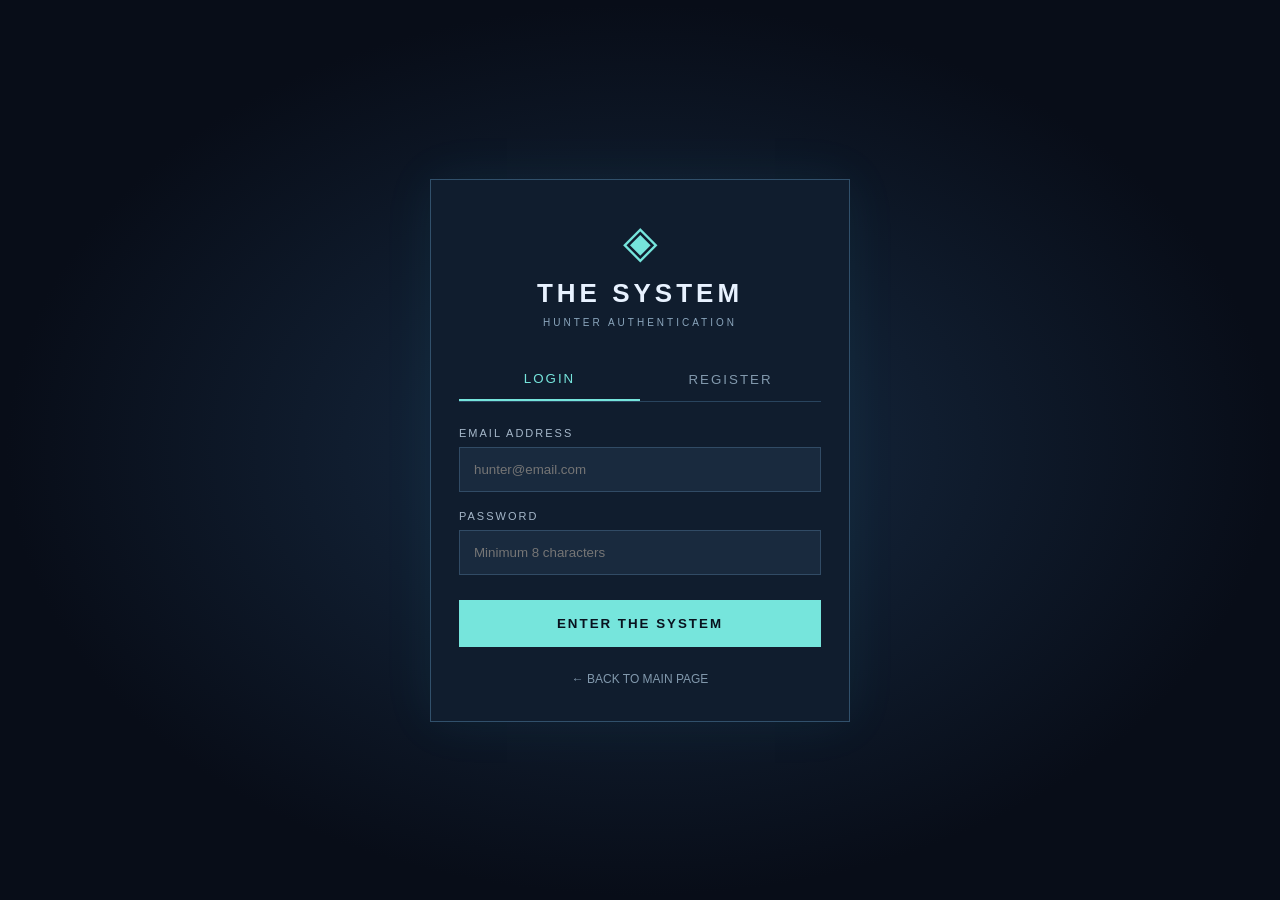
<file: login.html>
<!DOCTYPE html>
<html lang="es">
<head>
  <meta charset="UTF-8">
  <meta name="viewport" content="width=device-width, initial-scale=1.0">
  <title>Hunter Access | THE SYSTEM</title>
  <style>
    * { box-sizing: border-box; margin: 0; padding: 0; }

    body {
      min-height: 100vh;
      background: radial-gradient(ellipse at center, #172b43, #080d18 70%);
      color: #e8f2ff;
      font-family: Arial, sans-serif;
      display: grid;
      place-items: center;
      padding: 20px;
    }

    .card {
      width: 100%;
      max-width: 420px;
      background: #101d2e;
      border: 1px solid #31506b;
      padding: 35px 28px;
      box-shadow: 0 0 50px #35c8dc12;
    }

    .logo {
      text-align: center;
      margin-bottom: 30px;
    }

    .logo .symbol {
      font-size: 45px;
      color: #76e5dc;
    }

    h1 {
      font-size: 26px;
      letter-spacing: 4px;
      margin-top: 10px;
    }

    .subtitle {
      color: #8ba6bd;
      font-size: 10px;
      letter-spacing: 3px;
      margin-top: 8px;
    }

    .tabs {
      display: flex;
      margin-bottom: 25px;
      border-bottom: 1px solid #29445e;
    }

    .tab {
      flex: 1;
      padding: 13px;
      color: #8299ad;
      background: transparent;
      border: 0;
      cursor: pointer;
      letter-spacing: 2px;
    }

    .tab.active {
      color: #76e5dc;
      border-bottom: 2px solid #76e5dc;
    }

    label {
      display: block;
      color: #a5b7c9;
      font-size: 11px;
      letter-spacing: 2px;
      margin: 18px 0 8px;
    }

    input {
      width: 100%;
      background: #192a3e;
      border: 1px solid #314b65;
      padding: 14px;
      color: white;
      outline: none;
    }

    input:focus { border-color: #76e5dc; }

    .submit {
      width: 100%;
      margin-top: 25px;
      padding: 16px;
      border: 0;
      background: #76e5dc;
      color: #08121e;
      font-weight: bold;
      letter-spacing: 2px;
      cursor: pointer;
    }

    .submit:hover { background: #b0fff5; }

    .message {
      margin-top: 18px;
      color: #76e5dc;
      font-size: 13px;
      line-height: 1.5;
      text-align: center;
    }

    .back {
      display: block;
      margin-top: 25px;
      text-align: center;
      color: #8299ad;
      text-decoration: none;
      font-size: 12px;
    }
  </style>
</head>

<body>
  <main class="card">
    <header class="logo">
      <div class="symbol">◈</div>
      <h1>THE SYSTEM</h1>
      <p class="subtitle">HUNTER AUTHENTICATION</p>
    </header>

    <div class="tabs">
      <button class="tab active" id="loginTab" type="button">LOGIN</button>
      <button class="tab" id="registerTab" type="button">REGISTER</button>
    </div>

    <form id="authForm">
      <label for="email">EMAIL ADDRESS</label>
      <input id="email" type="email" placeholder="hunter@email.com" required>

      <label for="password">PASSWORD</label>
      <input id="password" type="password" placeholder="Minimum 8 characters" minlength="8" required>

      <div id="inviteGroup" hidden>
        <label for="inviteCode">INVITATION CODE</label>
        <input id="inviteCode" type="text" placeholder="SYSTEM-XXXX-XXXX">
      </div>

      <button class="submit" id="submitButton" type="submit">
        ENTER THE SYSTEM
      </button>
    </form>

    <p class="message" id="message" role="status" aria-live="polite"></p>

    <a href="index.html" class="back">← BACK TO MAIN PAGE</a>
  </main>
  <script type="module" src="assets/js/auth.js"></script>
</body>
</html>
</file>
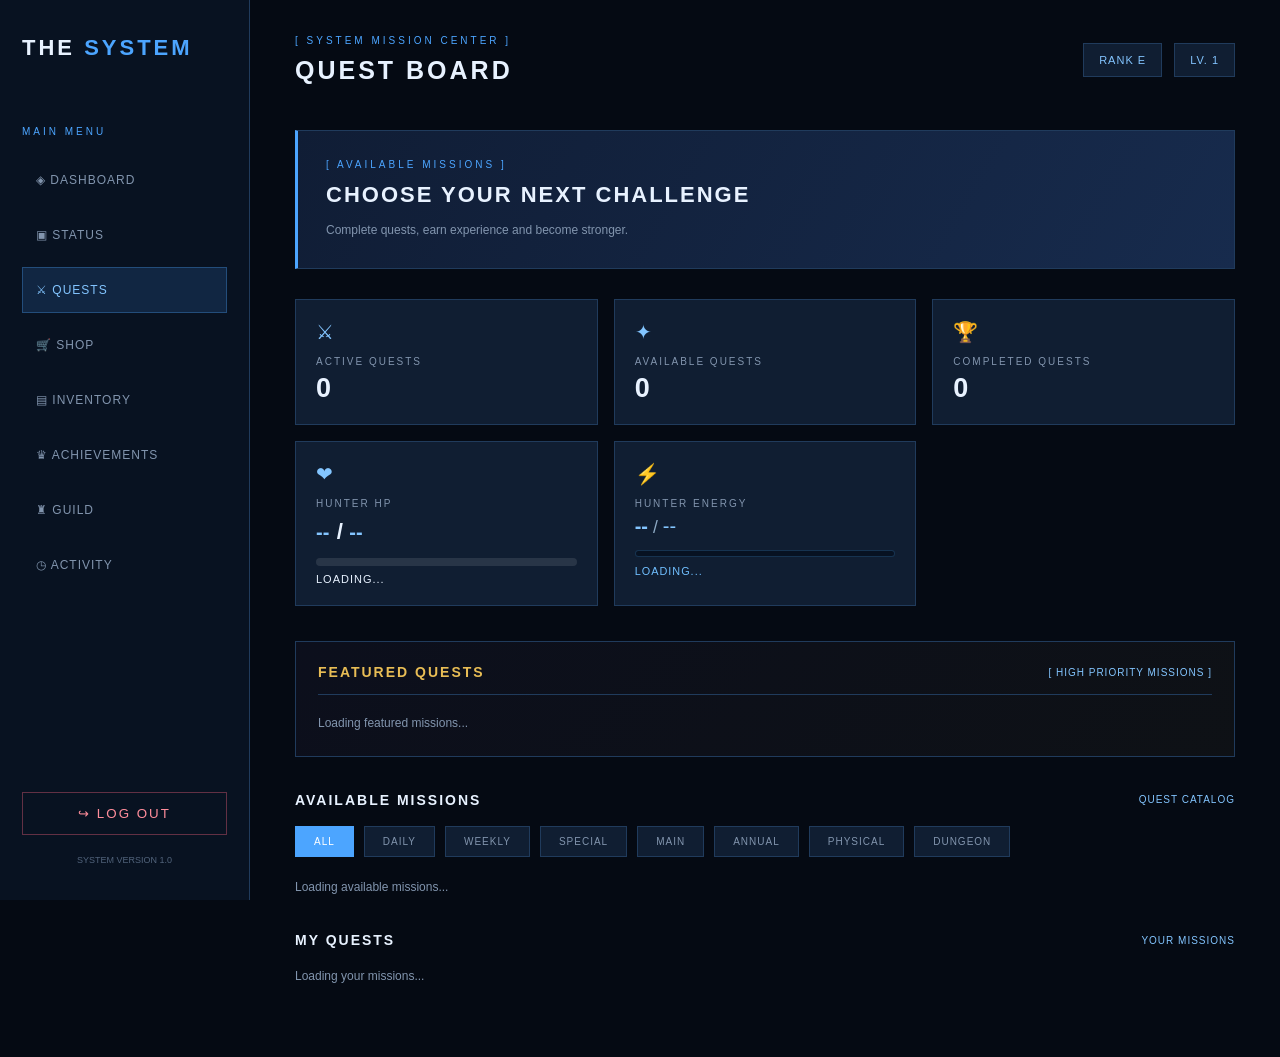
<file: quests.html>
<!DOCTYPE html>
<html lang="en">
<head>
  <meta charset="UTF-8">
  <meta name="viewport" content="width=device-width, initial-scale=1.0">
  <title>THE SYSTEM | Quest Board</title>
  <link rel="stylesheet" href="assets/css/dashboard.css">
  <link rel="stylesheet" href="assets/css/quests.css">
</head>
<body>

  <aside class="sidebar">
    <div class="logo">THE <span>SYSTEM</span></div>

    <div class="menu-label">MAIN MENU</div>

    <nav>
      <a href="dashboard.html" class="nav-link">◈ DASHBOARD</a>
      <a href="status.html" class="nav-link">▣ STATUS</a>
      <a href="quests.html" class="nav-link active">⚔ QUESTS</a>
      <a href="shop.html" class="nav-link">🛒 SHOP</a>
      <a href="inventory.html" class="nav-link">▤ INVENTORY</a>
      <a href="achievements.html" class="nav-link">♛ ACHIEVEMENTS</a>
      <a href="guild.html" class="nav-link">♜ GUILD</a>
      <a href="activity.html" class="nav-link">◷ ACTIVITY</a>
    </nav>

    <div class="sidebar-bottom">
      <button id="logoutButton">↪ LOG OUT</button>
      <p>SYSTEM VERSION 1.0</p>
    </div>
  </aside>

  <main class="main-content">

    <header class="topbar">
      <div>
        <p class="system-label">[ SYSTEM MISSION CENTER ]</p>
        <h1>QUEST BOARD</h1>
      </div>

      <div class="topbar-right">
        <span id="hunterRank">RANK E</span>
        <span id="hunterLevel">LV. 1</span>
      </div>
    </header>

    <section class="quest-intro">
      <p class="system-label">[ AVAILABLE MISSIONS ]</p>
      <h2>CHOOSE YOUR NEXT CHALLENGE</h2>
      <p class="muted">
        Complete quests, earn experience and become stronger.
      </p>
    </section>

    <section class="quest-summary">

      <article class="resource-card">
        <span>⚔</span>
        <p>ACTIVE QUESTS</p>
        <h2 id="activeQuestCount">0</h2>
      </article>

      <article class="resource-card">
        <span>✦</span>
        <p>AVAILABLE QUESTS</p>
        <h2 id="availableQuestCount">0</h2>
      </article>

      <article class="resource-card">
        <span>🏆</span>
        <p>COMPLETED QUESTS</p>
        <h2 id="completedQuestCount">0</h2>
      </article>

      <!-- HUNTER HP -->
      <article class="resource-card quest-hp-card">
        <span>❤</span>
        <p>HUNTER HP</p>

        <h2>
          <span id="questHPValue">--</span>
          <small>/ <span id="questHPMax">--</span></small>
        </h2>

        <div class="quest-hp-track">
          <div id="questHPBar" class="quest-hp-fill"></div>
        </div>

        <small id="questHPPercentage">LOADING...</small>

        <div id="questHPRegen"
             class="resource-regen-indicator"
             hidden></div>

        <div id="questExhaustedWarning"
             class="quest-exhausted-warning"
             hidden>
          ⚠ EXHAUSTED — RECOVER TO 50% HP
        </div>
      </article>

      <!-- HUNTER ENERGY -->
      <article class="resource-card quest-energy-card">
        <span>⚡</span>
        <p>HUNTER ENERGY</p>

        <h2>
          <span id="questEnergyValue">--</span>
          <small>/ <span id="questEnergyMax">--</span></small>
        </h2>

        <div class="quest-energy-track">
          <div id="questEnergyBar" class="quest-energy-fill"></div>
        </div>

        <small id="questEnergyPercentage">LOADING...</small>

        <div id="questEnergyRegen"
             class="resource-regen-indicator"
             hidden></div>
      </article>

    </section>

    <!-- FEATURED QUESTS -->
    <section class="quest-section featured-section">

      <div class="quest-section-heading">
        <h2>FEATURED QUESTS</h2>
        <span>[ HIGH PRIORITY MISSIONS ]</span>
      </div>

      <div id="featuredQuests" class="quest-grid">
        <p class="muted">Loading featured missions...</p>
      </div>

    </section>

    <!-- AVAILABLE QUESTS -->
    <section class="quest-section">

      <div class="quest-section-heading">
        <h2>AVAILABLE MISSIONS</h2>
        <span>QUEST CATALOG</span>
      </div>

      <div class="quest-filters">
        <button class="filter-button active" data-filter="all">ALL</button>
        <button class="filter-button" data-filter="daily">DAILY</button>
        <button class="filter-button" data-filter="weekly">WEEKLY</button>
        <button class="filter-button" data-filter="special">SPECIAL</button>
        <button class="filter-button" data-filter="main">MAIN</button>
        <button class="filter-button" data-filter="annual">ANNUAL</button>
        <button class="filter-button" data-filter="physical">PHYSICAL</button>
        <button class="filter-button" data-filter="dungeon">DUNGEON</button>
      </div>

      <div id="availableQuests" class="quest-grid">
        <p class="muted">Loading available missions...</p>
      </div>

    </section>

    <!-- MY QUESTS -->
    <section class="quest-section">

      <div class="quest-section-heading">
        <h2>MY QUESTS</h2>
        <span>YOUR MISSIONS</span>
      </div>

      <div id="myQuests" class="quest-grid">
        <p class="muted">Loading your missions...</p>
      </div>

    </section>

    <!-- ADMIN EVIDENCE REVIEW -->
    <section id="adminEvidenceSection"
             class="quest-section admin-evidence-section"
             hidden>

      <div class="quest-section-heading">
        <h2>ADMINISTRATION</h2>
        <span>[ PHYSICAL CHALLENGE REVIEW ]</span>
      </div>

      <div class="admin-evidence-intro">
        <p class="muted">
          Review submitted evidence and validate official physical challenges.
        </p>
      </div>

      <div id="adminEvidenceList" class="admin-evidence-list">
        <p class="muted">Loading pending evidence...</p>
      </div>

    </section>

    <p id="questMessage" class="system-label"></p>

  </main>

  <!-- ACHIEVEMENT / SYSTEM NOTIFICATION MODAL -->
  <div id="achievementModal" class="achievement-modal hidden">

    <div class="achievement-modal-content">

      <p class="system-label">[ SYSTEM NOTIFICATION ]</p>

      <div class="achievement-modal-icon" id="modalAchievementIcon">
        🏆
      </div>

      <p class="achievement-modal-label">
        ACHIEVEMENT UNLOCKED
      </p>

      <h2 id="modalAchievementTitle">AWAKENING</h2>

      <p id="modalAchievementDescription">
        A new achievement has been unlocked.
      </p>

      <div class="achievement-modal-rewards">
        <span id="modalAchievementXP">+50 XP</span>
        <span id="modalAchievementCoins">+25 COINS</span>
      </div>

      <button id="closeAchievementModal" class="quest-action">
        CONFIRM
      </button>

    </div>

  </div>

  <script type="module" src="assets/js/quests.js"></script>

</body>
</html>
</file>
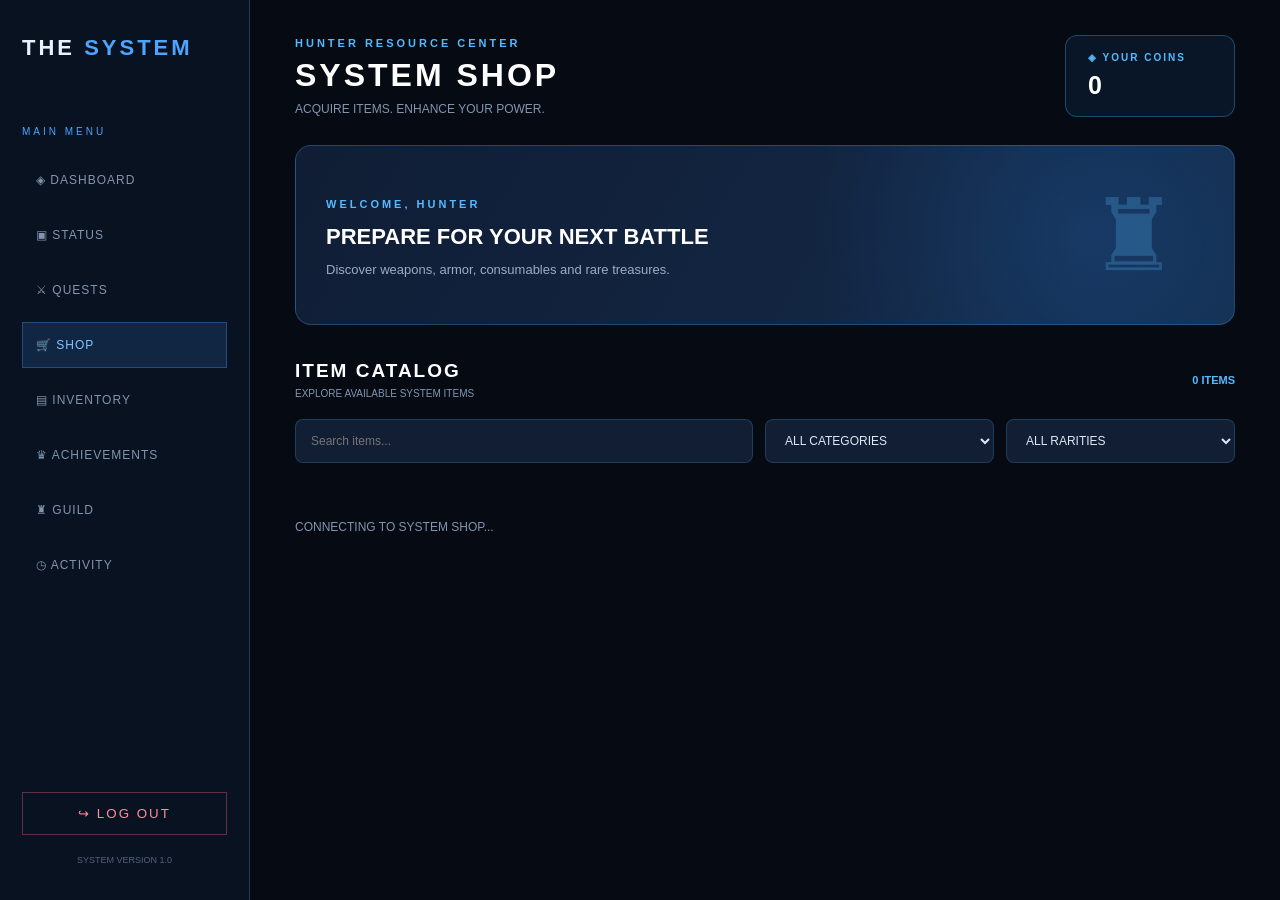
<file: shop.html>
<!DOCTYPE html>
<html lang="en">
<head>
  <meta charset="UTF-8">
  <meta name="viewport" content="width=device-width, initial-scale=1.0">
  <title>THE SYSTEM | SHOP</title>

  <link rel="stylesheet" href="assets/css/dashboard.css">
  <link rel="stylesheet" href="assets/css/shop.css">
</head>

<body>

<div class="dashboard-layout">

  <aside class="sidebar">
    <div class="logo">THE <span>SYSTEM</span></div>

    <div class="menu-label">MAIN MENU</div>

    <nav>
  <a href="dashboard.html" class="nav-link">◈ DASHBOARD</a>
  <a href="status.html" class="nav-link">▣ STATUS</a>
  <a href="quests.html" class="nav-link">⚔ QUESTS</a>
  <a href="shop.html" class="nav-link active">🛒 SHOP</a>
  <a href="inventory.html" class="nav-link">▤ INVENTORY</a>
  <a href="achievements.html" class="nav-link">♛ ACHIEVEMENTS</a>
  <a href="guild.html" class="nav-link">♜ GUILD</a>
  <a href="activity.html" class="nav-link">◷ ACTIVITY</a>
</nav>

    <div class="sidebar-bottom">
      <button id="logoutButton">↪ LOG OUT</button>
      <p>SYSTEM VERSION 1.0</p>
    </div>
  </aside>

  <main class="main-content shop-page">

    <header class="shop-header">
      <div>
        <p class="system-label">HUNTER RESOURCE CENTER</p>
        <h1>SYSTEM SHOP</h1>
        <p class="muted">ACQUIRE ITEMS. ENHANCE YOUR POWER.</p>
      </div>

      <div class="shop-wallet">
        <span>◈ YOUR COINS</span>
        <strong id="shopCoins">0</strong>
      </div>
    </header>

    <section class="shop-banner">
      <div>
        <span>WELCOME, HUNTER</span>
        <h2>PREPARE FOR YOUR NEXT BATTLE</h2>
        <p>Discover weapons, armor, consumables and rare treasures.</p>
      </div>
      <div class="shop-banner-icon">♜</div>
    </section>

    <section class="shop-catalog">

      <div class="shop-section-heading">
        <div>
          <h2>ITEM CATALOG</h2>
          <p class="muted">EXPLORE AVAILABLE SYSTEM ITEMS</p>
        </div>

        <span id="shopItemCount">0 ITEMS</span>
      </div>

      <div class="shop-controls">
        <input
          type="text"
          id="shopSearch"
          placeholder="Search items..."
        >

        <select id="categoryFilter">
          <option value="all">ALL CATEGORIES</option>
          <option value="consumable">CONSUMABLES</option>
          <option value="weapon">WEAPONS</option>
          <option value="armor">ARMOR</option>
          <option value="accessory">ACCESSORIES</option>
          <option value="material">MATERIALS</option>
          <option value="skill_item">SKILL ITEMS</option>
          <option value="cosmetic">COSMETICS</option>
          <option value="boost">BOOSTS</option>
        </select>

        <select id="rarityFilter">
          <option value="all">ALL RARITIES</option>
          <option value="common">COMMON</option>
          <option value="uncommon">UNCOMMON</option>
          <option value="rare">RARE</option>
          <option value="epic">EPIC</option>
          <option value="legendary">LEGENDARY</option>
          <option value="mythic">MYTHIC</option>
          <option value="transcendent">TRANSCENDENT</option>
        </select>
      </div>

      <div id="shopMessage" class="shop-message"></div>

      <div id="shopItems" class="shop-grid">
        <p class="muted">CONNECTING TO SYSTEM SHOP...</p>
      </div>

    </section>

  </main>

</div>

<script type="module" src="assets/js/shop.js"></script>

</body>
</html>
</file>
<file: assets/css/dashboard.css>
* {
  box-sizing: border-box;
  margin: 0;
  padding: 0;
}

:root {
  --bg: #050a13;
  --surface: #0b1525;
  --surface-2: #101e32;
  --border: #203b5c;
  --blue: #4ca5ff;
  --blue-light: #83c5ff;
  --text: #e8f2ff;
  --muted: #8295ae;
}

body {
  min-height: 100vh;
  background: var(--bg);
  color: var(--text);
  font-family: Arial, sans-serif;
}

/* SIDEBAR */

.sidebar {
  position: fixed;
  inset: 0 auto 0 0;
  width: 250px;
  padding: 35px 22px;
  background: #081221;
  border-right: 1px solid var(--border);
  display: flex;
  flex-direction: column;
}

.logo {
  font-size: 22px;
  font-weight: bold;
  letter-spacing: 3px;
  margin-bottom: 65px;
}

.logo span {
  color: var(--blue);
}

.menu-label,
.system-label {
  color: var(--blue);
  font-size: 10px;
  letter-spacing: 3px;
}

.menu-label {
  margin-bottom: 20px;
}

.sidebar nav {
  display: flex;
  flex-direction: column;
  gap: 9px;
}

.nav-link {
  padding: 15px 13px;
  color: var(--muted);
  text-decoration: none;
  font-size: 12px;
  letter-spacing: 1px;
  border: 1px solid transparent;
  transition: 0.2s;
}

.nav-link:hover,
.nav-link.active {
  color: var(--blue-light);
  background: #112642;
  border-color: #234d7b;
}

.sidebar-bottom {
  margin-top: auto;
}

.sidebar-bottom button {
  width: 100%;
  padding: 13px;
  color: #ff8d9b;
  background: transparent;
  border: 1px solid #623044;
  cursor: pointer;
  letter-spacing: 2px;
}

.sidebar-bottom p {
  color: #52647c;
  font-size: 9px;
  text-align: center;
  margin-top: 20px;
}

/* MAIN CONTENT */

.main-content {
  margin-left: 250px;
  padding: 35px 45px;
  max-width: 1600px;
}

.topbar {
  display: flex;
  justify-content: space-between;
  align-items: center;
  gap: 20px;
  margin-bottom: 45px;
}

h1 {
  font-size: 25px;
  letter-spacing: 3px;
  margin-top: 10px;
}

.topbar-right {
  display: flex;
  gap: 12px;
}

.topbar-right span {
  padding: 10px 15px;
  background: var(--surface-2);
  border: 1px solid var(--border);
  color: var(--blue-light);
  font-size: 11px;
  letter-spacing: 1px;
}

/* WELCOME */

.welcome-section {
  display: flex;
  align-items: center;
  justify-content: space-between;
  padding: 30px;
  background: linear-gradient(110deg, #102b4d, #0a1526 75%);
  border: 1px solid #28527d;
  margin-bottom: 25px;
}

.welcome-section h2 {
  font-size: 30px;
  letter-spacing: 2px;
  margin: 12px 0;
}

.muted {
  color: var(--muted);
  font-size: 12px;
}

.hunter-avatar-container {
  width: 110px;
  height: 140px;
  flex-shrink: 0;
  border: 1px solid var(--blue);
  border-radius: 8px;
  overflow: hidden;
  box-shadow: 0 0 25px #1d5a9680;
}

.hunter-avatar {
  display: block;
  width: 100%;
  height: 100%;
  object-fit: cover;
  object-position: center top;
}

/* EXPERIENCE */

.progress-section,
.panel,
.resource-card {
  background: var(--surface);
  border: 1px solid var(--border);
}

.progress-section {
  padding: 25px;
  margin-bottom: 25px;
}

.section-heading,
.panel-heading {
  display: flex;
  align-items: center;
  justify-content: space-between;
  gap: 15px;
}

.section-heading {
  margin-bottom: 17px;
}

.section-heading h2,
.panel-heading h2 {
  font-size: 13px;
  letter-spacing: 2px;
}

.section-heading span,
.panel-heading span {
  color: var(--blue-light);
  font-size: 10px;
  letter-spacing: 1px;
}

.xp-track {
  height: 10px;
  background: #17263a;
  overflow: hidden;
}

.xp-fill {
  width: 0%;
  height: 100%;
  background: linear-gradient(90deg, #1764ad, #72c4ff);
  transition: width 0.4s;
}
/* STREAK CARDS */
.streak-grid {
  display: grid;
  grid-template-columns: repeat(2, minmax(0, 1fr));
  gap: 24px;
  margin: 24px 0;
}

.streak-card {
  background: #0c1728;
  border: 1px solid #203b5c;
  padding: 28px;
  min-height: 150px;
}

.streak-card .stat-icon {
  font-size: 28px;
  display: block;
  margin-bottom: 16px;
}

.streak-card .stat-label {
  color: #8195b0;
  font-size: 13px;
  letter-spacing: 2px;
  font-weight: 700;
}

.streak-card .stat-value {
  color: #e5efff;
  font-size: 36px;
  font-weight: 800;
  margin-top: 8px;
}

.streak-card .stat-description {
  color: #8195b0;
  font-size: 13px;
  margin-top: 6px;
}

@media (max-width: 650px) {
  .streak-grid {
    grid-template-columns: 1fr;
  }
}

.progress-section .muted {
  margin-top: 12px;
}

/* RESOURCE CARDS */

.resource-grid {
  display: grid;
  grid-template-columns: repeat(3, 1fr);
  gap: 18px;
  margin-bottom: 25px;
}

.resource-card {
  padding: 22px;
}

.resource-card span {
  color: var(--blue);
  font-size: 20px;
}

.resource-card p {
  color: var(--muted);
  font-size: 10px;
  letter-spacing: 2px;
  margin: 13px 0 8px;
}

.resource-card h2 {
  font-size: 25px;
}

/* PANELS */

.content-grid {
  display: grid;
  grid-template-columns: 1fr 1fr;
  gap: 20px;
  margin-bottom: 20px;
}

.panel {
  padding: 25px;
  min-width: 0;
}

.panel-heading {
  padding-bottom: 20px;
  border-bottom: 1px solid var(--border);
  margin-bottom: 20px;
}

.stats-list {
  display: flex;
  flex-direction: column;
  gap: 17px;
}

.secondary-panel {
  margin-bottom: 20px;
  min-height: 130px;
}

.secondary-panel > .muted {
  margin-top: 10px;
}

#dashboardMessage {
  margin-top: 20px;
}

/* MOBILE */

@media (max-width: 900px) {
  .sidebar {
    width: 190px;
  }

  .main-content {
    margin-left: 190px;
    padding: 25px;
  }

  .content-grid {
    grid-template-columns: 1fr;
  }
}

@media (max-width: 600px) {
  .sidebar {
    position: relative;
    width: 100%;
    padding: 18px;
    border-right: none;
    border-bottom: 1px solid var(--border);
  }

  .logo {
    margin-bottom: 20px;
  }

  .menu-label {
    display: none;
  }

  .sidebar nav {
    flex-direction: row;
    flex-wrap: wrap;
    gap: 5px;
  }

  .nav-link {
    padding: 10px;
    font-size: 10px;
  }

  .sidebar-bottom {
    margin-top: 15px;
  }

  .sidebar-bottom p {
    margin-top: 10px;
  }

  .main-content {
    margin-left: 0;
    padding: 20px 15px;
  }

  .topbar {
    align-items: flex-start;
    flex-direction: column;
    margin-bottom: 25px;
  }

  .welcome-section {
    padding: 20px;
  }

  .welcome-section h2 {
    font-size: 22px;
  }

  .hunter-avatar {
    width: 65px;
    height: 65px;
    font-size: 30px;
  }

  .resource-grid {
    gap: 9px;
  }

  .resource-card {
    padding: 13px;
  }

  .resource-card h2 {
    font-size: 19px;
  }
}

/* HUNTER ATTRIBUTES */

.stat-row {
  display: flex;
  justify-content: space-between;
  align-items: center;
  padding: 12px 14px;
  background: var(--surface-2);
  border-left: 2px solid var(--blue);
}

.stat-row span {
  color: var(--blue-light);
  font-size: 12px;
  letter-spacing: 2px;
}

.stat-row strong {
  color: var(--text);
  font-size: 14px;
}

/* QUEST CARDS */

.quest-card {
  padding: 15px;
  margin-bottom: 12px;
  background: var(--surface-2);
  border: 1px solid var(--border);
  border-left: 3px solid var(--blue);
}

.quest-card h3 {
  color: var(--blue-light);
  font-size: 13px;
  margin-bottom: 8px;
}

.quest-card p {
  color: var(--muted);
  font-size: 11px;
  line-height: 1.6;
  margin-top: 5px;
}

.quest-card p:last-child {
  color: #8cbfff;
  letter-spacing: 1px;
  font-size: 10px;
}

/* BUTTON FEEDBACK */

button:disabled {
  opacity: 0.5;
  cursor: not-allowed;
}

/* PANEL QUICK LINKS */
.panel-footer {
  display: flex;
  justify-content: flex-end;
  margin-top: 20px;
  padding-top: 14px;
  border-top: 1px solid var(--border);
}

.panel-link {
  color: var(--blue-light);
  text-decoration: none;
  font-size: 0.8rem;
  font-weight: 700;
  letter-spacing: 1px;
  transition: color 0.2s ease;
}

.panel-link:hover {
  color: var(--text);
}
/* =========================================
   MISSION GOALS
========================================= */

.mission-goals {
  margin-top: 24px;
}

.goal-card {
  padding: 20px;
  margin-top: 16px;
  background: rgba(255, 255, 255, 0.025);
  border: 1px solid var(--border);
  border-radius: 12px;
}

.goal-heading {
  display: flex;
  justify-content: space-between;
  align-items: center;
  margin-bottom: 14px;
  color: var(--text);
  font-weight: 700;
  letter-spacing: 1px;
}

.goal-heading strong {
  font-size: 20px;
  color: #ffffff;
}

.goal-track {
  width: 100%;
  height: 10px;
  background: rgba(255, 255, 255, 0.08);
  border-radius: 20px;
  overflow: hidden;
}

.goal-fill {
  height: 100%;
  width: 0%;
  border-radius: 20px;
  transition: width 0.6s ease;
}

.daily-fill {
  background: linear-gradient(90deg, #2476d2, #54baff);
  box-shadow: 0 0 12px rgba(84, 186, 255, 0.35);
}

.weekly-fill {
  background: linear-gradient(90deg, #168c62, #55d99b);
  box-shadow: 0 0 12px rgba(85, 217, 155, 0.35);
}

.goal-card .muted {
  margin-top: 10px;
  font-size: 11px;
  letter-spacing: 1px;
}

@media (max-width: 600px) {
  .goal-card {
    padding: 15px;
  }

  .goal-heading strong {
    font-size: 17px;
  }
}

/* =========================================
   HUNTER RANK PROGRESSION
========================================= */

.rank-progression {
  margin-top: 24px;
}

.rank-overview {
  display: grid;
  grid-template-columns: 1fr 1fr;
  gap: 16px;
  margin-top: 20px;
}

.current-rank,
.next-rank {
  display: flex;
  flex-direction: column;
  align-items: center;
  justify-content: center;
  padding: 24px 16px;
  background: rgba(255, 255, 255, 0.025);
  border: 1px solid var(--border);
  border-radius: 12px;
}

.current-rank span,
.next-rank span {
  color: var(--muted);
  font-size: 10px;
  font-weight: 700;
  letter-spacing: 2px;
}

.current-rank strong,
.next-rank strong {
  margin: 8px 0;
  font-size: 42px;
  font-weight: 900;
  color: #54baff;
  text-shadow: 0 0 18px rgba(84, 186, 255, 0.35);
}

.next-rank strong {
  color: #d5b56a;
  text-shadow: 0 0 18px rgba(213, 181, 106, 0.3);
}

.next-rank small {
  color: var(--muted);
  font-size: 10px;
  letter-spacing: 1px;
}

.rank-progress-info {
  display: flex;
  justify-content: space-between;
  align-items: center;
  gap: 12px;
  margin: 24px 0 12px;
  color: var(--muted);
  font-size: 11px;
  font-weight: 700;
  letter-spacing: 1px;
}

.rank-progress-info strong {
  color: #fff;
  font-size: 13px;
  text-align: right;
}

.rank-track {
  height: 12px;
  background: rgba(255, 255, 255, 0.08);
}

.rank-fill {
  background: linear-gradient(90deg, #2476d2, #d5b56a);
  box-shadow: 0 0 14px rgba(84, 186, 255, 0.3);
}

.rank-progression > .muted {
  margin-top: 12px;
  font-size: 11px;
  letter-spacing: 1px;
}

@media (max-width: 600px) {
  .rank-overview {
    gap: 10px;
  }

  .current-rank,
  .next-rank {
    padding: 18px 10px;
  }

  .current-rank strong,
  .next-rank strong {
    font-size: 34px;
  }

  .rank-progress-info {
    flex-wrap: wrap;
  }
}
/* =========================================
   INVENTORY - MAIN LAYOUT FIX
========================================= */

.dashboard-layout {
  width: 100%;
  min-width: 0;
}

.dashboard-layout > .main-content {
  width: calc(100% - 250px);
  max-width: none;
  min-width: 0;
  margin-left: 250px;
}

/* TABLET */
@media (max-width: 900px) {
  .dashboard-layout > .main-content {
    width: calc(100% - 190px);
    margin-left: 190px;
  }
}

/* MOBILE */
@media (max-width: 600px) {
  .dashboard-layout > .main-content {
    width: 100%;
    margin-left: 0;
  }
}
/* =========================================
   STATUS WINDOW - ATTRIBUTE DISPLAY
========================================= */

.stat-row {
  display: grid;
  grid-template-columns: 1fr auto;
  align-items: center;
  gap: 8px 15px;
  padding: 18px 20px;
  background: var(--surface-2);
  border-left: 3px solid var(--blue);
  border-bottom: 1px solid var(--border);
}

.stat-label {
  color: var(--blue-light);
  font-size: 13px;
  font-weight: 700;
  letter-spacing: 3px;
}

.stat-total {
  color: #ffffff;
  font-size: 32px;
  font-weight: 900;
  text-shadow: 0 0 15px #4ca5ff55;
  text-align: right;
}

.stat-breakdown {
  grid-column: 1 / -1;
  display: flex;
  flex-wrap: wrap;
  gap: 10px 24px;
}

.stat-breakdown span {
  color: var(--muted);
  font-size: 10px;
  letter-spacing: 1px;
}

.stat-breakdown span:last-child {
  color: var(--blue-light);
}

@media (max-width: 600px) {
  .stat-total {
    font-size: 28px;
  }

  .stat-row {
    padding: 15px;
  }
}
/* =========================================
   ACTIVITY LOG
========================================= */

.activity-card {
  display: grid;
  grid-template-columns: 48px minmax(0, 1fr) auto;
  align-items: center;
  gap: 16px;
  padding: 20px;
  background: var(--surface-2);
  border-left: 3px solid var(--blue);
  border-bottom: 1px solid var(--border);
  transition: background 0.2s ease, border-color 0.2s ease;
}

.activity-card:hover {
  background: var(--surface);
  border-left-color: var(--blue-light);
}

.activity-icon {
  display: flex;
  align-items: center;
  justify-content: center;
  width: 44px;
  height: 44px;
  background: var(--surface);
  border: 1px solid var(--border);
  font-size: 21px;
}

.activity-info {
  display: flex;
  flex-direction: column;
  gap: 6px;
  min-width: 0;
}

.activity-title {
  color: var(--blue-light);
  font-size: 12px;
  font-weight: 800;
  letter-spacing: 2px;
}

.activity-description {
  color: #ffffff;
  font-size: 13px;
  margin: 0;
  overflow-wrap: anywhere;
}

.activity-date {
  color: var(--muted);
  font-size: 10px;
  letter-spacing: 1px;
}

.activity-xp {
  color: #8bffb0;
  font-size: 17px;
  font-weight: 900;
  white-space: nowrap;
  text-shadow: 0 0 10px #8bffb044;
}

@media (max-width: 600px) {
  .activity-card {
    grid-template-columns: 38px minmax(0, 1fr);
    gap: 12px;
    padding: 15px;
  }

  .activity-icon {
    width: 36px;
    height: 36px;
    font-size: 18px;
  }

  .activity-xp {
    grid-column: 2;
    font-size: 14px;
  }
}
/* DASHBOARD HUNTER AURA */
.hunter-avatar-container {
  position: relative;
  isolation: isolate;
  overflow: visible;
}

.hunter-avatar-container.has-aura::before {
  content: "";
  position: absolute;
  z-index: -1;
  inset: -20px;
  border-radius: 50%;
  background: var(--aura-color, #55aaff);
  opacity: 0.35;
  filter: blur(25px);
  animation: dashboardAuraGlow 3s ease-in-out infinite;
  pointer-events: none;
}

@keyframes dashboardAuraGlow {
  0%, 100% {
    opacity: 0.25;
    transform: scale(0.96);
  }

  50% {
    opacity: 0.55;
    transform: scale(1.04);
  }
}

/* HUNTER EQUIPMENT LAYERS */

.hunter-avatar-container {
  position: relative;
  isolation: isolate;
  overflow: visible;
}

/* Base de las capas */
.hunter-layer {
  position: absolute;
  inset: 0;
  pointer-events: none;
}

/* Accesorios detrás del personaje */
.hunter-back-layer {
  z-index: 1;
}

/* Retrato */
.hunter-avatar {
  position: relative;
  z-index: 2;
}

/* Armaduras, armas y accesorios delanteros */
.hunter-equipment-layer {
  z-index: 3;
}

/* Título */
.hunter-title-layer {
  position: absolute;
  z-index: 4;
  bottom: -25px;
  left: 50%;
  transform: translateX(-50%);
  color: #55aaff;
  font-size: 11px;
  font-weight: bold;
  letter-spacing: 2px;
  white-space: nowrap;
  text-shadow: 0 0 10px #55aaff;
}

/* HUNTER EQUIPMENT VISUALS */

.hunter-item {
  position: absolute;
  display: block;
  pointer-events: none;
  filter: drop-shadow(0 0 8px rgba(85, 170, 255, 0.8));
}


/* MONARCH WINGS */
.hunter-item-back {
  top: 15%;
  left: 50%;
  transform: translateX(-50%);
  font-size: 76px;
  z-index: 1;
  width: 150px;
  text-align: center;
  filter:
    drop-shadow(0 0 8px #55aaff)
    drop-shadow(0 0 15px #8b5cf6);
}


/* Head equipment */
.hunter-item-head {
  top: 5%;
  left: 50%;
  transform: translateX(-50%);
  font-size: 32px;
}

/* Weapons */
.hunter-item-weapon {
  right: -5%;
  bottom: 20%;
  font-size: 35px;
  transform: rotate(-25deg);
}

/* Equipped item animation */
.hunter-item {
  animation: hunterEquipmentGlow 3s ease-in-out infinite;
}

@keyframes hunterEquipmentGlow {
  0%, 100% {
    filter: drop-shadow(0 0 5px rgba(85, 170, 255, 0.5));
  }

  50% {
    filter: drop-shadow(0 0 12px rgba(85, 170, 255, 1));
  }
}

/* HUNTER PORTRAIT SELECTOR */

.hunter-profile-column {
  display: flex;
  flex-direction: column;
  align-items: center;
  gap: 18px;
  flex-shrink: 0;
}

.avatar-selector {
  display: grid;
  grid-template-columns: repeat(6, 1fr);
  gap: 7px;
  width: 100%;
  max-width: 250px;
}

.avatar-option {
  width: 34px;
  height: 43px;
  padding: 2px;
  background: #081426;
  border: 1px solid #294665;
  border-radius: 5px;
  cursor: pointer;
  overflow: hidden;
  opacity: 0.65;
  transition: all 0.2s ease;
}

.avatar-option img {
  display: block;
  width: 100%;
  height: 100%;
  object-fit: cover;
  object-position: center top;
}

.avatar-option:hover {
  opacity: 1;
  border-color: #4ca5ff;
  transform: translateY(-2px);
}

.avatar-option.selected {
  opacity: 1;
  border: 2px solid #4ca5ff;
  box-shadow:
    0 0 7px #4ca5ff,
    0 0 15px #1d75c8a0;
}

.avatar-option:disabled {
  cursor: wait;
}

@media (max-width: 600px) {
  .hunter-profile-column {
    gap: 14px;
  }

  .avatar-selector {
    grid-template-columns: repeat(3, 1fr);
    max-width: 125px;
    gap: 6px;
  }

  .avatar-option {
    width: 36px;
    height: 44px;
  }
}
</file>
<file: assets/css/quests.css>
/* =========================================
   THE SYSTEM RPG — QUEST BOARD
========================================= */

.quest-intro {
  margin: 30px 0;
  padding: 28px;
  background: linear-gradient(120deg, #101d35, #172b4d);
  border: 1px solid var(--border);
  border-left: 3px solid var(--blue);
}

.quest-intro h2 {
  margin: 12px 0;
  color: var(--text);
  font-size: 22px;
  letter-spacing: 2px;
}

.muted {
  color: var(--muted);
  font-size: 12px;
  line-height: 1.7;
}

/* Summary cards */

.quest-summary {
  display: grid;
  grid-template-columns: repeat(3, 1fr);
  gap: 16px;
  margin-bottom: 35px;
}

.quest-summary .resource-card {
  padding: 20px;
  background: var(--surface-2);
  border: 1px solid var(--border);
}

.quest-summary .resource-card span {
  font-size: 20px;
  color: var(--blue-light);
}

.quest-summary .resource-card p {
  margin: 12px 0 6px;
  color: var(--muted);
  font-size: 10px;
  letter-spacing: 2px;
}

.quest-summary .resource-card h2 {
  color: var(--text);
  font-size: 27px;
}

/* Quest sections */

.quest-section {
  margin: 35px 0;
}

.quest-section-heading {
  display: flex;
  justify-content: space-between;
  align-items: center;
  gap: 15px;
  margin-bottom: 18px;
}

.quest-section-heading h2 {
  color: var(--text);
  font-size: 14px;
  letter-spacing: 2px;
}

.quest-section-heading span {
  color: var(--blue-light);
  font-size: 10px;
  letter-spacing: 1px;
}

/* Filters */

.quest-filters {
  display: flex;
  flex-wrap: wrap;
  gap: 10px;
  margin-bottom: 20px;
}

.filter-button {
  padding: 9px 18px;
  background: var(--surface-2);
  border: 1px solid var(--border);
  color: var(--muted);
  font-size: 10px;
  letter-spacing: 1px;
  cursor: pointer;
  transition: 0.2s ease;
}

.filter-button:hover,
.filter-button.active {
  background: var(--blue);
  border-color: var(--blue);
  color: white;
}

/* Quest grid */

.quest-grid {
  display: grid;
  grid-template-columns: repeat(2, minmax(0, 1fr));
  gap: 16px;
}

/* Quest cards */

.quest-card {
  position: relative;
  padding: 20px;
  background: var(--surface-2);
  border: 1px solid var(--border);
  border-left: 3px solid var(--blue);
  transition: 0.2s ease;
}

.quest-card:hover {
  border-color: var(--blue-light);
  transform: translateY(-2px);
}

.quest-card h3 {
  margin: 12px 0 8px;
  color: var(--blue-light);
  font-size: 14px;
  letter-spacing: 1px;
}

.quest-card p {
  color: var(--muted);
  font-size: 11px;
  line-height: 1.7;
}

.quest-meta {
  display: flex;
  flex-wrap: wrap;
  gap: 8px;
  margin: 12px 0;
}

.quest-tag {
  padding: 5px 8px;
  background: #172b4d;
  border: 1px solid var(--border);
  color: var(--blue-light);
  font-size: 9px;
  letter-spacing: 1px;
}

.quest-rewards {
  display: flex;
  gap: 18px;
  margin: 15px 0;
  color: var(--text);
  font-size: 11px;
}

.quest-action {
  width: 100%;
  margin-top: 12px;
  padding: 11px;
  background: transparent;
  border: 1px solid var(--blue);
  color: var(--blue-light);
  font-size: 10px;
  font-weight: bold;
  letter-spacing: 2px;
  cursor: pointer;
  transition: 0.2s ease;
}

.quest-action:hover {
  background: var(--blue);
  color: white;
}

.quest-action:disabled {
  opacity: 0.45;
  cursor: not-allowed;
}

.quest-status {
  display: inline-block;
  padding: 5px 9px;
  font-size: 9px;
  letter-spacing: 1px;
  border: 1px solid var(--border);
  color: var(--muted);
}

.quest-status.active {
  color: #8cbfff;
  border-color: #426b9e;
}

.quest-status.completed {
  color: #8fe0b0;
  border-color: #397b59;
}

/* Responsive */

@media (max-width: 850px) {
  .quest-grid {
    grid-template-columns: 1fr;
  }
}

@media (max-width: 600px) {
  .quest-summary {
    grid-template-columns: 1fr;
  }

  .quest-intro {
    padding: 20px;
  }

  .quest-intro h2 {
    font-size: 17px;
  }

  .quest-section-heading {
    align-items: flex-start;
    flex-direction: column;
  }
}
/* =========================================
   THE SYSTEM RPG — ACHIEVEMENT NOTIFICATION
========================================= */

.achievement-modal {
  position: fixed;
  inset: 0;
  z-index: 9999;
  display: flex;
  align-items: center;
  justify-content: center;
  padding: 20px;
  background: rgba(3, 8, 20, 0.88);
  backdrop-filter: blur(8px);
}

.achievement-modal.hidden {
  display: none;
}

.achievement-modal-content {
  position: relative;
  width: 100%;
  max-width: 420px;
  padding: 35px 28px;
  text-align: center;
  background: linear-gradient(145deg, #101d35, #172b4d);
  border: 1px solid #426b9e;
  box-shadow:
    0 0 20px rgba(66, 107, 158, 0.25),
    0 0 60px rgba(66, 107, 158, 0.12);
  animation: achievementAppear 0.45s ease;
}

.achievement-modal-content::before {
  content: "";
  position: absolute;
  top: 0;
  left: 15%;
  width: 70%;
  height: 2px;
  background: linear-gradient(
    90deg,
    transparent,
    #8cbfff,
    transparent
  );
}

.achievement-modal-icon {
  display: flex;
  align-items: center;
  justify-content: center;
  width: 90px;
  height: 90px;
  margin: 25px auto;
  background: #203b63;
  border: 1px solid #8cbfff;
  box-shadow: 0 0 25px rgba(140, 191, 255, 0.2);
  font-size: 42px;
  animation: achievementGlow 2s infinite alternate;
}

.achievement-modal-label {
  color: #8cbfff;
  font-size: 11px;
  letter-spacing: 3px;
  font-weight: bold;
}

.achievement-modal-content h2 {
  margin: 15px 0;
  color: #ffffff;
  font-size: 22px;
  letter-spacing: 2px;
}

.achievement-modal-content > p:not(.system-label):not(.achievement-modal-label) {
  color: #aebbd0;
  font-size: 12px;
  line-height: 1.7;
}

.achievement-modal-rewards {
  display: flex;
  justify-content: center;
  flex-wrap: wrap;
  gap: 20px;
  margin: 25px 0;
  color: #8fe0b0;
  font-size: 12px;
  font-weight: bold;
}

.achievement-modal-content .quest-action {
  margin-top: 10px;
  background: #203b63;
  border-color: #8cbfff;
  color: #ffffff;
}

.achievement-modal-content .quest-action:hover {
  background: #426b9e;
}

@keyframes achievementAppear {
  from {
    opacity: 0;
    transform: scale(0.85) translateY(20px);
  }

  to {
    opacity: 1;
    transform: scale(1) translateY(0);
  }
}

@keyframes achievementGlow {
  from {
    box-shadow: 0 0 10px rgba(140, 191, 255, 0.15);
  }

  to {
    box-shadow: 0 0 30px rgba(140, 191, 255, 0.55);
  }
}
/* =========================================
   QUEST TYPES — VISUAL IDENTITY
========================================= */

/* Card header */

.quest-card-top {
  display: flex;
  justify-content: space-between;
  align-items: center;
  flex-wrap: wrap;
  gap: 10px;
  margin-bottom: 15px;
}

.quest-type {
  display: inline-flex;
  align-items: center;
  gap: 6px;
  padding: 6px 10px;
  font-size: 9px;
  font-weight: bold;
  letter-spacing: 1.5px;
  border: 1px solid currentColor;
}

.quest-difficulty {
  padding: 5px 8px;
  background: rgba(255,255,255,0.04);
  border: 1px solid var(--border);
  color: var(--muted);
  font-size: 9px;
  letter-spacing: 1px;
}

/* DAILY — BLUE */

.quest-card.type-daily {
  border-left-color: #4b9cff;
}

.type-daily .quest-type {
  color: #75b7ff;
  background: rgba(75,156,255,0.10);
}

/* WEEKLY — GREEN */

.quest-card.type-weekly {
  border-left-color: #45d69a;
}

.type-weekly .quest-type {
  color: #65e5ad;
  background: rgba(69,214,154,0.10);
}

/* SPECIAL — PURPLE */

.quest-card.type-special {
  border-left-color: #b58aff;
}

.type-special .quest-type {
  color: #c5a3ff;
  background: rgba(181,138,255,0.10);
}

/* MAIN — GOLD */

.quest-card.type-main {
  border-left-color: #e8bd55;
  background: linear-gradient(
    120deg,
    var(--surface-2),
    rgba(232,189,85,0.06)
  );
}

.type-main .quest-type {
  color: #f0ca70;
  background: rgba(232,189,85,0.10);
}

/* DUNGEON — RED */

.quest-card.type-dungeon {
  border-left-color: #ff6474;
}

.type-dungeon .quest-type {
  color: #ff8793;
  background: rgba(255,100,116,0.10);
}

/* Rewards */

.quest-rewards span:first-child {
  color: #8cbfff;
}

.quest-rewards span:last-child {
  color: #e8bd55;
}

/* Hover effects */

.quest-card.type-daily:hover {
  border-color: #4b9cff;
}

.quest-card.type-weekly:hover {
  border-color: #45d69a;
}

.quest-card.type-special:hover {
  border-color: #b58aff;
}

.quest-card.type-main:hover {
  border-color: #e8bd55;
}

.quest-card.type-dungeon:hover {
  border-color: #ff6474;
}
/* =========================================
   QUEST PROGRESS & STATUS
========================================= */

.quest-progress {
  margin: 18px 0 12px;
}

.quest-progress-info {
  display: flex;
  justify-content: space-between;
  align-items: center;
  margin-bottom: 8px;
}

.quest-progress-info span {
  color: var(--muted);
  font-size: 9px;
  letter-spacing: 1.5px;
}

.quest-progress-info strong {
  color: var(--blue-light);
  font-size: 11px;
}

.quest-progress-track {
  width: 100%;
  height: 6px;
  overflow: hidden;
  background: #0b1425;
  border: 1px solid var(--border);
}

.quest-progress-fill {
  height: 100%;
  transition: width 0.4s ease;
}

.progress-active {
  background: #4b9cff;
  box-shadow: 0 0 10px rgba(75,156,255,0.5);
}

.progress-completed {
  background: #e8bd55;
  box-shadow: 0 0 10px rgba(232,189,85,0.5);
}

.quest-status-label {
  display: inline-block;
  margin: 5px 0;
  font-size: 9px;
  font-weight: bold;
  letter-spacing: 1.5px;
}

.quest-status-label.status-active {
  color: #75b7ff;
}

.quest-status-label.status-ready {
  color: #e8bd55;
}
/* =========================================
   ELITE QUEST CARDS — MAIN & SPECIAL
========================================= */

/* MAIN QUEST — LEGENDARY */

.quest-card.type-main {
  position: relative;
  overflow: hidden;
  background: linear-gradient(
    135deg,
    #1b2233,
    #292a32,
    #17243a
  );
  border: 1px solid rgba(232, 189, 85, 0.45);
  border-left: 4px solid #e8bd55;
  box-shadow: 0 0 18px rgba(232, 189, 85, 0.07);
}

.quest-card.type-main::before {
  content: "LEGENDARY";
  position: absolute;
  top: 0;
  right: 0;
  padding: 6px 12px;
  background: rgba(232, 189, 85, 0.12);
  color: #e8bd55;
  font-size: 8px;
  letter-spacing: 2px;
  border-bottom: 1px solid rgba(232, 189, 85, 0.3);
  border-left: 1px solid rgba(232, 189, 85, 0.3);
}

.quest-card.type-main:hover {
  box-shadow: 0 0 25px rgba(232, 189, 85, 0.16);
  transform: translateY(-4px);
}

/* SPECIAL QUEST — EPIC */

.quest-card.type-special {
  position: relative;
  overflow: hidden;
  background: linear-gradient(
    135deg,
    #211b36,
    #29213f,
    #171d35
  );
  border: 1px solid rgba(181, 138, 255, 0.4);
  border-left: 4px solid #b58aff;
  box-shadow: 0 0 18px rgba(181, 138, 255, 0.07);
}

.quest-card.type-special::before {
  content: "EPIC";
  position: absolute;
  top: 0;
  right: 0;
  padding: 6px 12px;
  background: rgba(181, 138, 255, 0.12);
  color: #c5a3ff;
  font-size: 8px;
  letter-spacing: 2px;
  border-bottom: 1px solid rgba(181, 138, 255, 0.3);
  border-left: 1px solid rgba(181, 138, 255, 0.3);
}

.quest-card.type-special:hover {
  box-shadow: 0 0 25px rgba(181, 138, 255, 0.18);
  transform: translateY(-4px);
}
/* =========================================
   FEATURED QUESTS
========================================= */

.featured-section {
  padding: 22px;
  background: linear-gradient(
    135deg,
    rgba(181, 138, 255, 0.04),
    rgba(232, 189, 85, 0.04)
  );
  border: 1px solid var(--border);
}

.featured-section .quest-section-heading {
  padding-bottom: 14px;
  border-bottom: 1px solid var(--border);
}

.featured-section .quest-section-heading h2 {
  color: #e8bd55;
}

.featured-card {
  min-height: 230px;
  display: flex;
  flex-direction: column;
}

.featured-card .quest-rewards {
  margin-top: auto;
}

.featured-card .quest-action {
  margin-top: 18px;
}

@media (max-width: 600px) {
  .featured-section {
    padding: 14px;
  }
}

/* =========================================
   SYSTEM PROGRESSION NOTIFICATIONS
========================================= */

/* LEVEL UP — ELECTRIC BLUE */
.achievement-modal-content.system-level-up {
  border-color: #54baff;
  box-shadow:
    0 0 25px rgba(84, 186, 255, 0.35),
    0 0 80px rgba(84, 186, 255, 0.18);
}

.achievement-modal-content.system-level-up::before {
  background: linear-gradient(
    90deg,
    transparent,
    #54baff,
    transparent
  );
}

.system-level-up .achievement-modal-icon {
  background: #123b65;
  border-color: #54baff;
  box-shadow: 0 0 30px rgba(84, 186, 255, 0.4);
}

.system-level-up .achievement-modal-label {
  color: #54baff;
}

/* RANK UP — LEGENDARY GOLD */
.achievement-modal-content.system-rank-up {
  border-color: #e5bd63;
  box-shadow:
    0 0 30px rgba(229, 189, 99, 0.4),
    0 0 90px rgba(229, 189, 99, 0.2);
}

.achievement-modal-content.system-rank-up::before {
  background: linear-gradient(
    90deg,
    transparent,
    #ffe09a,
    transparent
  );
}

.system-rank-up .achievement-modal-icon {
  background: #49391b;
  border-color: #e5bd63;
  box-shadow: 0 0 35px rgba(229, 189, 99, 0.5);
}

.system-rank-up .achievement-modal-label {
  color: #ffe09a;
}

.system-rank-up h2 {
  color: #ffe09a;
  text-shadow: 0 0 15px rgba(229, 189, 99, 0.35);
}

/* SPECIAL ANIMATION */
@keyframes systemNotificationAppear {
  0% {
    opacity: 0;
    transform: scale(0.7);
    filter: brightness(2);
  }

  60% {
    opacity: 1;
    transform: scale(1.04);
  }

  100% {
    transform: scale(1);
    filter: brightness(1);
  }
}

.achievement-modal-content.system-level-up,
.achievement-modal-content.system-rank-up {
  animation: systemNotificationAppear 0.65s ease;
}

/* QUEST ENERGY DISPLAY */

.quest-energy-card h2 {
  display: flex;
  align-items: baseline;
  gap: 5px;
}

.quest-energy-card h2 small {
  font-size: 0.65em;
  color: #8da9c4;
  font-weight: 400;
}

.quest-energy-track {
  width: 100%;
  height: 7px;
  margin: 12px 0 8px;
  background: rgba(5, 15, 30, 0.8);
  border: 1px solid rgba(70, 150, 220, 0.25);
  border-radius: 20px;
  overflow: hidden;
}

.quest-energy-fill {
  width: 0%;
  height: 100%;
  background: linear-gradient(90deg, #1677c8, #42c8ff);
  box-shadow: 0 0 12px rgba(40, 170, 255, 0.65);
  border-radius: 20px;
  transition: width 0.4s ease;
}

#questEnergyPercentage {
  display: block;
  color: #70bfff;
  font-size: 0.68rem;
  letter-spacing: 1px;
}

/* ==========================================
   HUNTER HP
========================================== */

.quest-hp-track {
  width: 100%;
  height: 8px;
  margin: 12px 0 7px;
  overflow: hidden;
  border-radius: 10px;
  background: rgba(255, 255, 255, 0.10);
}

.quest-hp-fill {
  width: 0%;
  height: 100%;
  border-radius: 10px;
  background: #e05252;
  transition: width 0.4s ease;
}

.quest-hp-card > small {
  display: block;
  font-size: 11px;
  letter-spacing: 1px;
}

.quest-exhausted-warning {
  margin-top: 10px;
  padding: 8px;
  border: 1px solid rgba(255, 75, 75, 0.45);
  border-radius: 5px;
  background: rgba(255, 45, 45, 0.12);
  color: #ff5555;
  font-size: 10px;
  font-weight: 800;
  letter-spacing: 1px;
  animation: questExhaustedPulse 2s infinite;
}

.quest-exhausted-warning[hidden] {
  display: none;
}

@keyframes questExhaustedPulse {
  0%, 100% {
    box-shadow: 0 0 0 rgba(255, 45, 45, 0);
  }
  50% {
    box-shadow: 0 0 12px rgba(255, 45, 45, 0.2);
  }
}

/* ==========================================
   RESOURCE REGEN INDICATORS
========================================== */

.resource-regen-indicator {
  display: inline-block;
  margin-top: 8px;
  color: #65e6a3;
  font-size: 11px;
  font-weight: 900;
  letter-spacing: 1.5px;
  animation: resourceRegenPulse 1.5s ease-in-out infinite;
}

.resource-regen-indicator[hidden] {
  display: none;
}

@keyframes resourceRegenPulse {
  0% {
    opacity: 0;
    transform: translateY(5px);
  }

  30% {
    opacity: 1;
    transform: translateY(0);
  }

  70% {
    opacity: 1;
    transform: translateY(-2px);
  }

  100% {
    opacity: 0;
    transform: translateY(-5px);
  }
}

/* =========================================
   ANNUAL QUESTS — GOLD / TEAL
========================================= */

.quest-card.type-annual {
  border-left: 4px solid #d7b86a;
  background: linear-gradient(
    135deg,
    rgba(215, 184, 106, 0.10),
    var(--surface-2)
  );
}

.type-annual .quest-type {
  color: #e6ca83;
  background: rgba(215, 184, 106, 0.10);
}

/* =========================================
   PHYSICAL CHALLENGES — RED / ORANGE
========================================= */

.quest-card.type-physical {
  border-left: 4px solid #ff8066;
  background: linear-gradient(
    135deg,
    rgba(255, 128, 102, 0.10),
    var(--surface-2)
  );
}

.type-physical .quest-type {
  color: #ff9a83;
  background: rgba(255, 128, 102, 0.10);
}

.quest-card.type-physical:hover {
  border-color: #ff8066;
}

/* =========================================
   EVIDENCE SUBMISSION
========================================= */

.evidence-form {
  display: flex;
  flex-direction: column;
  gap: 10px;
  margin-top: 18px;
  padding: 16px;
  background: rgba(5, 15, 30, 0.65);
  border: 1px solid var(--border);
}

.evidence-form-title {
  color: #ff9a83 !important;
  font-size: 10px !important;
  font-weight: bold;
  letter-spacing: 2px;
}

.evidence-form label,
.admin-evidence-card label {
  color: var(--blue-light);
  font-size: 10px;
  letter-spacing: 1px;
  font-weight: bold;
}

.evidence-form input,
.evidence-form textarea,
.admin-review-notes {
  width: 100%;
  padding: 11px;
  background: #0b1425;
  border: 1px solid var(--border);
  color: var(--text);
  font-family: inherit;
  font-size: 11px;
  outline: none;
}

.evidence-form input:focus,
.evidence-form textarea:focus,
.admin-review-notes:focus {
  border-color: var(--blue-light);
}

.evidence-form input[type="file"] {
  font-size: 10px;
}

.evidence-form input[type="file"]::file-selector-button {
  padding: 7px 10px;
  margin-right: 10px;
  background: #203b63;
  border: 1px solid #426b9e;
  color: white;
  cursor: pointer;
}

.evidence-form textarea,
.admin-review-notes {
  resize: vertical;
  line-height: 1.6;
}

.evidence-or {
  text-align: center;
  color: var(--muted) !important;
  font-size: 9px !important;
  letter-spacing: 2px;
}

/* =========================================
   EVIDENCE STATUS
========================================= */

.evidence-status {
  margin: 14px 0;
  padding: 12px;
  border: 1px solid var(--border);
  background: rgba(5, 15, 30, 0.55);
}

.evidence-status strong {
  display: block;
  font-size: 10px;
  letter-spacing: 1.5px;
}

.evidence-status p {
  margin-top: 7px;
  font-size: 10px;
  line-height: 1.6;
}

.evidence-approved {
  border-color: rgba(69, 214, 154, 0.5);
}

.evidence-approved strong {
  color: #65e5ad;
}

.evidence-pending {
  border-color: rgba(232, 189, 85, 0.5);
}

.evidence-pending strong {
  color: #e8bd55;
}

.evidence-rejected {
  border-color: rgba(255, 100, 116, 0.5);
}

.evidence-rejected strong {
  color: #ff8793;
}

/* =========================================
   ADMIN EVIDENCE REVIEW
========================================= */

.admin-evidence-section {
  padding: 22px;
  background: linear-gradient(
    135deg,
    rgba(255, 128, 102, 0.05),
    rgba(181, 138, 255, 0.04)
  );
  border: 1px solid var(--border);
}

.admin-evidence-intro {
  margin-bottom: 18px;
}

.admin-evidence-list {
  display: grid;
  grid-template-columns: repeat(2, minmax(0, 1fr));
  gap: 16px;
}

.admin-evidence-card {
  min-width: 0;
  padding: 20px;
  background: var(--surface-2);
  border: 1px solid var(--border);
  border-left: 3px solid #e8bd55;
}

.admin-evidence-card h3 {
  margin: 12px 0;
  color: var(--blue-light);
  font-size: 14px;
}

.admin-evidence-card p {
  overflow-wrap: anywhere;
  color: var(--muted);
  font-size: 10px;
  line-height: 1.7;
}

.admin-evidence-user {
  margin: 8px 0;
  color: #c5a3ff !important;
}

.admin-evidence-date {
  margin-bottom: 12px;
}

.evidence-open-link {
  display: inline-block;
  margin: 14px 0;
  color: #8cbfff;
  font-size: 10px;
  font-weight: bold;
  letter-spacing: 1px;
  text-decoration: none;
}

.evidence-open-link:hover {
  color: white;
  text-decoration: underline;
}

.admin-review-notes {
  display: block;
  margin: 8px 0 14px;
}

.admin-review-actions {
  display: flex;
  gap: 10px;
}

.admin-review-actions .quest-action {
  flex: 1;
}

.approve-evidence-button {
  border-color: #45d69a;
  color: #65e5ad;
}

.approve-evidence-button:hover {
  background: #287b58;
}

.reject-evidence-button {
  border-color: #ff6474;
  color: #ff8793;
}

.reject-evidence-button:hover {
  background: #8e3440;
}

@media (max-width: 850px) {
  .admin-evidence-list {
    grid-template-columns: 1fr;
  }
}

@media (max-width: 600px) {
  .admin-evidence-section {
    padding: 14px;
  }

  .evidence-form {
    padding: 12px;
  }

  .admin-review-actions {
    flex-direction: column;
  }
}
</file>
<file: assets/css/achievements.css>
```css
/* =========================================
   THE SYSTEM RPG — ACHIEVEMENTS
========================================= */

.achievement-intro {
  margin: 30px 0;
  padding: 28px;
  background: linear-gradient(120deg, #101d35, #172b4d);
  border: 1px solid var(--border);
  border-left: 3px solid var(--blue);
}

.achievement-intro h2 {
  margin: 12px 0;
  color: var(--text);
  font-size: 22px;
  letter-spacing: 2px;
}

/* Summary */

.achievement-summary {
  display: grid;
  grid-template-columns: repeat(3, 1fr);
  gap: 16px;
  margin-bottom: 35px;
}

.achievement-summary .resource-card {
  padding: 20px;
  background: var(--surface-2);
  border: 1px solid var(--border);
}

.achievement-summary .resource-card span {
  font-size: 20px;
  color: var(--blue-light);
}

.achievement-summary .resource-card p {
  margin: 12px 0 6px;
  color: var(--muted);
  font-size: 10px;
  letter-spacing: 2px;
}

.achievement-summary .resource-card h2 {
  color: var(--text);
  font-size: 27px;
}

/* Section */

.achievement-section {
  margin: 35px 0;
}

.achievement-section-heading {
  display: flex;
  justify-content: space-between;
  align-items: center;
  gap: 15px;
  margin-bottom: 18px;
}

.achievement-section-heading h2 {
  color: var(--text);
  font-size: 14px;
  letter-spacing: 2px;
}

.achievement-section-heading span {
  color: var(--blue-light);
  font-size: 10px;
  letter-spacing: 1px;
}

/* Filters */

.achievement-filters {
  display: flex;
  flex-wrap: wrap;
  gap: 10px;
  margin-bottom: 20px;
}

.achievement-filter {
  padding: 9px 18px;
  background: var(--surface-2);
  border: 1px solid var(--border);
  color: var(--muted);
  font-size: 10px;
  letter-spacing: 1px;
  cursor: pointer;
  transition: 0.2s ease;
}

.achievement-filter:hover,
.achievement-filter.active {
  background: var(--blue);
  border-color: var(--blue);
  color: white;
}

/* Grid */

.achievement-grid {
  display: grid;
  grid-template-columns: repeat(3, minmax(0, 1fr));
  gap: 16px;
}

/* Cards */

.achievement-card {
  position: relative;
  padding: 22px;
  background: var(--surface-2);
  border: 1px solid var(--border);
  border-top: 3px solid var(--blue);
  transition: 0.2s ease;
}

.achievement-card:hover {
  border-color: var(--blue-light);
  transform: translateY(-3px);
}

.achievement-card.locked {
  opacity: 0.65;
  border-top-color: #46516a;
}

.achievement-card.unlocked {
  border-top-color: #8cbfff;
  box-shadow: 0 0 15px rgba(80, 145, 230, 0.08);
}

.achievement-icon {
  display: flex;
  align-items: center;
  justify-content: center;
  width: 54px;
  height: 54px;
  margin-bottom: 16px;
  background: #172b4d;
  border: 1px solid var(--border);
  font-size: 26px;
}

.achievement-card.locked .achievement-icon {
  filter: grayscale(1);
}

.achievement-card h3 {
  margin-bottom: 9px;
  color: var(--blue-light);
  font-size: 13px;
  letter-spacing: 1px;
}

.achievement-card p {
  min-height: 38px;
  color: var(--muted);
  font-size: 11px;
  line-height: 1.7;
}

.achievement-meta {
  display: flex;
  flex-wrap: wrap;
  gap: 7px;
  margin: 14px 0;
}

.achievement-tag {
  padding: 5px 8px;
  background: #172b4d;
  border: 1px solid var(--border);
  color: var(--blue-light);
  font-size: 9px;
  letter-spacing: 1px;
}

.achievement-rewards {
  display: flex;
  gap: 14px;
  margin-top: 15px;
  color: var(--text);
  font-size: 10px;
}

.achievement-progress {
  height: 5px;
  margin-top: 15px;
  overflow: hidden;
  background: #26334a;
}

.achievement-progress-fill {
  height: 100%;
  background: linear-gradient(90deg, #426b9e, #8cbfff);
  transition: width 0.3s ease;
}

.achievement-unlocked-label {
  display: inline-block;
  margin-top: 14px;
  color: #8fe0b0;
  font-size: 9px;
  letter-spacing: 1px;
}

.achievement-locked-label {
  display: inline-block;
  margin-top: 14px;
  color: var(--muted);
  font-size: 9px;
  letter-spacing: 1px;
}

/* Responsive */

@media (max-width: 1000px) {
  .achievement-grid {
    grid-template-columns: repeat(2, minmax(0, 1fr));
  }
}

@media (max-width: 600px) {
  .achievement-summary {
    grid-template-columns: 1fr;
  }

  .achievement-grid {
    grid-template-columns: 1fr;
  }

  .achievement-intro {
    padding: 20px;
  }

  .achievement-intro h2 {
    font-size: 17px;
  }

  .achievement-section-heading {
    align-items: flex-start;
    flex-direction: column;
  }
}
```
</file>
<file: assets/css/activity.css>
/* ======================================
   THE SYSTEM - ACTIVITY
====================================== */

.activity-intro {
  margin: 25px 0;
}

.activity-intro h2 {
  font-size: 25px;
  letter-spacing: 2px;
  margin: 8px 0;
  color: #e8f1ff;
}

.activity-intro .muted {
  color: #8497b2;
  font-size: 13px;
}

/* ======================================
   ACTIVITY STATUS
====================================== */

.activity-status {
  color: #55aaff;
  font-size: 11px;
  letter-spacing: 1px;
}

/* ======================================
   STATISTICS
====================================== */

.activity-stats {
  display: grid;
  grid-template-columns: repeat(4, minmax(0, 1fr));
  gap: 16px;
  margin-bottom: 25px;
}

.activity-stat-card {
  background: #101a2b;
  border: 1px solid #263b58;
  border-radius: 10px;
  padding: 20px;
  min-height: 115px;
}

.activity-stat-card > span {
  font-size: 20px;
  color: #55aaff;
}

.activity-stat-card p {
  font-size: 10px;
  letter-spacing: 1px;
  color: #8497b2;
  margin: 12px 0 6px;
}

.activity-stat-card h2 {
  color: #e8f1ff;
  font-size: 25px;
  margin: 0;
}

/* ======================================
   ACTIVITY HISTORY
====================================== */

.activity-history-panel {
  margin-bottom: 30px;
}

.activity-history-panel .panel-heading {
  display: flex;
  justify-content: space-between;
  align-items: center;
  gap: 12px;
}

.activity-history-panel .panel-heading span {
  color: #8497b2;
  font-size: 10px;
  letter-spacing: 1px;
}

/* ======================================
   FILTERS
====================================== */

.activity-filters {
  display: flex;
  flex-wrap: wrap;
  gap: 10px;
  margin: 20px 0;
}

.activity-filter {
  background: #16243a;
  border: 1px solid #263b58;
  color: #8497b2;
  padding: 10px 16px;
  border-radius: 6px;
  font-size: 10px;
  font-weight: 700;
  letter-spacing: 1px;
  cursor: pointer;
  transition: 0.2s ease;
}

.activity-filter:hover {
  border-color: #55aaff;
  color: #e8f1ff;
}

.activity-filter.active {
  background: #17365a;
  border-color: #2878d0;
  color: #55aaff;
}

/* ======================================
   SYSTEM MESSAGE
====================================== */

#activityMessage {
  margin: 15px 0;
  font-size: 10px;
  color: #55aaff;
  letter-spacing: 1px;
}

/* ======================================
   ACTIVITY FEED
====================================== */

#activityFeed {
  display: flex;
  flex-direction: column;
  gap: 10px;
}

.activity-entry {
  display: flex;
  align-items: center;
  gap: 15px;
  padding: 16px;
  background: #101a2b;
  border: 1px solid #263b58;
  border-radius: 8px;
  transition: 0.2s ease;
}

.activity-entry:hover {
  border-color: #2878d0;
  transform: translateX(3px);
}

.activity-entry-icon {
  width: 42px;
  height: 42px;
  min-width: 42px;
  display: flex;
  align-items: center;
  justify-content: center;
  background: #162d49;
  border: 1px solid #263b58;
  border-radius: 8px;
  font-size: 18px;
}

.activity-entry-info {
  flex: 1;
  min-width: 0;
}

.activity-entry-info strong {
  display: block;
  color: #e8f1ff;
  font-size: 13px;
  margin-bottom: 5px;
}

.activity-entry-info p {
  color: #a8b8ce;
  font-size: 12px;
  margin: 0 0 6px;
  overflow-wrap: anywhere;
}

.activity-entry-info span {
  color: #8497b2;
  font-size: 10px;
}

.activity-entry-xp {
  color: #55aaff;
  font-size: 13px;
  font-weight: 700;
  white-space: nowrap;
}

/* ======================================
   EMPTY STATE
====================================== */

.activity-empty {
  text-align: center;
  padding: 35px 15px;
  color: #8497b2;
  font-size: 12px;
}

/* ======================================
   PAGINATION
====================================== */

.activity-pagination {
  display: flex;
  justify-content: center;
  margin-top: 22px;
}

#loadMoreButton {
  background: #16243a;
  border: 1px solid #2878d0;
  color: #55aaff;
  padding: 12px 24px;
  border-radius: 6px;
  font-size: 10px;
  font-weight: 700;
  letter-spacing: 1px;
  cursor: pointer;
  transition: 0.2s ease;
}

#loadMoreButton:hover {
  background: #17365a;
}

#loadMoreButton:disabled {
  opacity: 0.5;
  cursor: not-allowed;
}

/* ======================================
   RESPONSIVE
====================================== */

@media (max-width: 1000px) {
  .activity-stats {
    grid-template-columns: repeat(2, minmax(0, 1fr));
  }
}

@media (max-width: 600px) {
  .activity-stats {
    gap: 10px;
  }

  .activity-stat-card {
    padding: 14px;
    min-height: 100px;
  }

  .activity-stat-card h2 {
    font-size: 21px;
  }

  .activity-history-panel .panel-heading {
    align-items: flex-start;
    flex-direction: column;
  }

  .activity-entry {
    gap: 10px;
    padding: 12px;
  }

  .activity-entry-icon {
    width: 36px;
    height: 36px;
    min-width: 36px;
  }

  .activity-entry-xp {
    font-size: 11px;
  }
}
</file>
<file: assets/css/character.css>
* {
  box-sizing: border-box;
  margin: 0;
  padding: 0;
}

body {
  min-height: 100vh;
  background:
    radial-gradient(ellipse at top, #10264a 0%, #080d18 55%, #03060c 100%);
  color: #eaf2ff;
  font-family: Arial, sans-serif;
  display: flex;
  align-items: center;
  justify-content: center;
  padding: 25px;
}

.character-container {
  width: 100%;
  max-width: 850px;
  padding: 45px 35px;
  background: rgba(9, 19, 38, 0.94);
  border: 1px solid #244b7b;
  box-shadow: 0 0 45px rgba(25, 105, 220, 0.15);
  text-align: center;
}

.system-label {
  color: #54a9ff;
  font-size: 12px;
  letter-spacing: 4px;
  margin-bottom: 20px;
}

h1 {
  font-size: clamp(25px, 5vw, 36px);
  letter-spacing: 3px;
  margin-bottom: 12px;
}

.subtitle {
  color: #8499b8;
  margin-bottom: 40px;
}

label,
h2 {
  display: block;
  text-align: left;
  font-size: 13px;
  letter-spacing: 2px;
  color: #74baff;
  margin-bottom: 14px;
}

input {
  width: 100%;
  padding: 16px;
  margin-bottom: 35px;
  background: #0b1628;
  border: 1px solid #29486e;
  color: white;
  font-size: 15px;
  outline: none;
}

input:focus {
  border-color: #4da6ff;
  box-shadow: 0 0 12px rgba(77, 166, 255, 0.2);
}

.avatar-grid {
  display: grid;
  grid-template-columns: repeat(3, minmax(0, 1fr));
  gap: 16px;
  margin: 20px 0 35px;
}

.avatar {
  position: relative;
  display: flex;
  flex-direction: column;
  align-items: center;
  gap: 10px;
  min-width: 0;
  padding: 8px 8px 13px;
  background: linear-gradient(180deg, #14243c, #091426);
  border: 1px solid #29486e;
  border-radius: 5px;
  color: #9bb6d5;
  cursor: pointer;
  overflow: hidden;
  transition: 0.25s ease;
}

.avatar img {
  display: block;
  width: 100%;
  aspect-ratio: 3 / 4;
  object-fit: cover;
  object-position: center top;
  border: 1px solid #29486e;
  border-radius: 3px;
  filter: brightness(0.78);
  transition: 0.25s ease;
}

.avatar span {
  font-size: 12px;
  font-weight: bold;
  letter-spacing: 2px;
}

.avatar:hover {
  border-color: #65b4ff;
  transform: translateY(-3px);
}

.avatar:hover img {
  filter: brightness(1);
}

.avatar.selected {
  border: 1px solid #4da6ff;
  background: linear-gradient(180deg, #18395f, #0c1d33);
  box-shadow:
    0 0 12px rgba(77, 166, 255, 0.35),
    inset 0 0 15px rgba(77, 166, 255, 0.08);
}

.avatar.selected img {
  border-color: #65b4ff;
  filter: brightness(1);
  box-shadow: 0 0 12px rgba(77, 166, 255, 0.3);
}

.avatar.selected span {
  color: #83c5ff;
}

.avatar:focus-visible {
  outline: 2px solid #83c5ff;
  outline-offset: 3px;
}

#saveCharacter {
  width: 100%;
  padding: 17px;
  background: #1765b5;
  border: 1px solid #65b4ff;
  color: white;
  font-weight: bold;
  letter-spacing: 2px;
  cursor: pointer;
  transition: 0.2s;
}

#saveCharacter:hover {
  background: #247ed8;
  box-shadow: 0 0 20px rgba(77, 166, 255, 0.3);
}

#saveCharacter:disabled {
  opacity: 0.6;
  cursor: wait;
}

#characterMessage {
  margin-top: 20px;
  color: #75bdff;
  font-size: 13px;
}

@media (max-width: 600px) {
  body {
    padding: 15px;
    align-items: flex-start;
  }

  .character-container {
    padding: 35px 18px;
  }

  .avatar-grid {
    grid-template-columns: repeat(2, minmax(0, 1fr));
    gap: 12px;
  }

  .avatar span {
    font-size: 11px;
  }
}
</file>
<file: assets/css/guild.css>
:root {
  --bg: #080d18;
  --surface: #101a2b;
  --surface-light: #16243a;
  --border: #263b58;
  --blue: #2878d0;
  --blue-light: #55aaff;
  --text: #e8f1ff;
  --muted: #8497b2;
}

* {
  margin: 0;
  padding: 0;
  box-sizing: border-box;
}

body {
  min-height: 100vh;
  background: var(--bg);
  color: var(--text);
  font-family: Arial, sans-serif;
}

.sidebar {
  width: 250px;
  height: 100vh;
  position: fixed;
  top: 0;
  left: 0;
  padding: 30px 20px;
  background: #0c1422;
  border-right: 1px solid var(--border);
  display: flex;
  flex-direction: column;
}

.logo {
  font-size: 1.5rem;
  font-weight: 900;
  letter-spacing: 3px;
  margin-bottom: 50px;
}

.logo span {
  color: var(--blue-light);
}

.menu-label {
  color: var(--muted);
  font-size: 0.7rem;
  letter-spacing: 2px;
  margin-bottom: 18px;
}

.sidebar nav {
  display: flex;
  flex-direction: column;
  gap: 10px;
}

.nav-link {
  color: var(--muted);
  text-decoration: none;
  padding: 13px;
  border-radius: 6px;
  font-size: 0.85rem;
  transition: 0.2s;
}

.nav-link:hover,
.nav-link.active {
  color: var(--blue-light);
  background: rgba(40, 120, 208, 0.13);
}

.sidebar-bottom {
  margin-top: auto;
}

.sidebar-bottom button {
  width: 100%;
  padding: 12px;
  background: transparent;
  border: 1px solid var(--border);
  color: var(--text);
  cursor: pointer;
  border-radius: 5px;
}

.sidebar-bottom button:hover {
  border-color: var(--blue-light);
}

.sidebar-bottom p {
  color: var(--muted);
  font-size: 0.65rem;
  text-align: center;
  margin-top: 18px;
}

.main-content {
  margin-left: 250px;
  padding: 35px;
  max-width: 1600px;
}

.topbar {
  display: flex;
  align-items: center;
  justify-content: space-between;
  margin-bottom: 35px;
}

.system-label {
  color: var(--blue-light);
  font-size: 0.75rem;
  letter-spacing: 2px;
  margin-bottom: 10px;
}

.topbar h1 {
  font-size: 1.8rem;
  letter-spacing: 2px;
}

.guild-status {
  color: #65c7ff;
  border: 1px solid #28699d;
  padding: 9px 14px;
  font-size: 0.7rem;
  letter-spacing: 1px;
}

.guild-banner {
  display: flex;
  justify-content: space-between;
  align-items: center;
  padding: 35px;
  margin-bottom: 25px;
  background: linear-gradient(120deg, #142b49, #101a2b 70%);
  border: 1px solid var(--border);
  border-left: 4px solid var(--blue);
  border-radius: 8px;
}

.guild-banner h2 {
  font-size: 1.8rem;
  letter-spacing: 2px;
  margin-bottom: 10px;
}

.muted {
  color: var(--muted);
  font-size: 0.9rem;
}

.guild-emblem {
  font-size: 4rem;
  color: var(--blue-light);
  opacity: 0.8;
}

.guild-stats {
  display: grid;
  grid-template-columns: repeat(4, 1fr);
  gap: 18px;
  margin-bottom: 25px;
}

.stat-card {
  background: var(--surface);
  border: 1px solid var(--border);
  padding: 22px;
  border-radius: 7px;
}

.stat-card p {
  color: var(--muted);
  font-size: 0.7rem;
  letter-spacing: 1px;
  margin-bottom: 15px;
}

.stat-card h2 {
  font-size: 1.8rem;
  color: var(--blue-light);
}

.panel {
  background: var(--surface);
  border: 1px solid var(--border);
  border-radius: 7px;
  padding: 25px;
}

.panel-heading {
  display: flex;
  justify-content: space-between;
  align-items: center;
  margin-bottom: 25px;
  padding-bottom: 15px;
  border-bottom: 1px solid var(--border);
}

.panel-heading h2 {
  font-size: 1rem;
  letter-spacing: 1px;
}

.panel-heading span {
  color: var(--muted);
  font-size: 0.7rem;
  letter-spacing: 1px;
}

#guildMessage {
  margin-top: 20px;
}

@media (max-width: 1000px) {
  .guild-stats {
    grid-template-columns: repeat(2, 1fr);
  }
}

@media (max-width: 700px) {
  .sidebar {
    width: 100%;
    height: auto;
    position: relative;
    padding: 18px;
  }

  .logo {
    margin-bottom: 20px;
  }

  .sidebar nav {
    display: grid;
    grid-template-columns: repeat(2, 1fr);
  }

  .sidebar-bottom {
    margin-top: 20px;
  }

  .main-content {
    margin-left: 0;
    padding: 20px;
  }

  .topbar h1 {
    font-size: 1.3rem;
  }

  .guild-banner {
    padding: 22px;
  }

  .guild-banner h2 {
    font-size: 1.3rem;
  }

  .guild-emblem {
    font-size: 2.5rem;
  }

  .guild-stats {
    grid-template-columns: 1fr 1fr;
    gap: 10px;
  }

  .stat-card {
    padding: 15px;
  }

  .stat-card h2 {
    font-size: 1.4rem;
  }
}

/* HUNTER RANKING */

.hunter-row {
  display: grid;
  grid-template-columns: 55px 1fr 130px 65px;
  align-items: center;
  gap: 15px;
  padding: 18px 12px;
  border-bottom: 1px solid var(--border);
  transition: background 0.2s ease;
}

.hunter-row:hover {
  background: var(--surface-light);
}

.hunter-position {
  color: var(--blue-light);
  font-size: 1.2rem;
  font-weight: 800;
}

.hunter-name {
  color: var(--text);
  font-weight: 700;
  margin-bottom: 6px;
}

.hunter-details {
  color: var(--muted);
  font-size: 0.7rem;
  letter-spacing: 1px;
}

.hunter-progress {
  display: flex;
  flex-direction: column;
  gap: 5px;
  text-align: right;
}

.hunter-progress strong {
  color: var(--blue-light);
  font-size: 0.9rem;
}

.hunter-progress span {
  color: var(--muted);
  font-size: 0.7rem;
}

.hunter-streak {
  text-align: right;
  font-size: 0.9rem;
}

@media (max-width: 600px) {
  .hunter-row {
    grid-template-columns: 35px 1fr 75px;
    gap: 8px;
    padding: 15px 5px;
  }

  .hunter-progress {
    font-size: 0.8rem;
  }

  .hunter-streak {
    display: none;
  }
}

/* GUILD ACTIVITY FEED */

.activity-panel {
  margin-top: 25px;
}

.activity-row {
  display: grid;
  grid-template-columns: 45px 1fr auto;
  align-items: center;
  gap: 15px;
  padding: 18px 10px;
  border-bottom: 1px solid var(--border);
  transition: background 0.2s ease;
}

.activity-row:hover {
  background: var(--surface-light);
}

.activity-icon {
  width: 38px;
  height: 38px;
  display: flex;
  align-items: center;
  justify-content: center;
  border: 1px solid var(--border);
  border-radius: 50%;
  color: var(--blue-light);
  background: rgba(40, 120, 208, 0.12);
}

.activity-info strong {
  color: var(--blue-light);
  font-size: 0.9rem;
}

.activity-info p {
  color: var(--text);
  font-size: 0.85rem;
  margin: 5px 0;
}

.activity-info span {
  color: var(--muted);
  font-size: 0.7rem;
}

.activity-xp {
  color: #65d6a2;
  font-weight: 700;
  font-size: 0.85rem;
  white-space: nowrap;
}

@media (max-width: 600px) {
  .activity-row {
    grid-template-columns: 35px 1fr;
    gap: 10px;
  }

  .activity-xp {
    grid-column: 2;
    text-align: left;
  }
}
/* ======================================
   THE SYSTEM - SHARED SIDEBAR
   Match dashboard.css
====================================== */

.sidebar {
  position: fixed;
  inset: 0 auto 0 0;
  width: 250px;
  height: 100vh;
  padding: 35px 22px;
  background: #081221;
  border-right: 1px solid #203b5c;
  display: flex;
  flex-direction: column;
  z-index: 100;
}

.logo {
  font-size: 22px;
  font-weight: bold;
  letter-spacing: 3px;
  margin-bottom: 65px;
}

.logo span {
  color: #4ca5ff;
}

.menu-label {
  color: #4ca5ff;
  font-size: 10px;
  letter-spacing: 3px;
  margin-bottom: 20px;
}

.sidebar nav {
  display: flex;
  flex-direction: column;
  gap: 9px;
}

.nav-link {
  padding: 15px 13px;
  color: #8295ae;
  text-decoration: none;
  font-size: 12px;
  letter-spacing: 1px;
  border: 1px solid transparent;
  border-radius: 0;
  transition: 0.2s;
}

.nav-link:hover,
.nav-link.active {
  color: #83c5ff;
  background: #112642;
  border-color: #234d7b;
}

.sidebar-bottom {
  margin-top: auto;
}

.sidebar-bottom button {
  width: 100%;
  padding: 13px;
  color: #ff8d9b;
  background: transparent;
  border: 1px solid #623044;
  cursor: pointer;
  letter-spacing: 2px;
}

.sidebar-bottom p {
  color: #52647c;
  font-size: 9px;
  text-align: center;
  margin-top: 20px;
}

.main-content {
  margin-left: 250px;
  padding: 35px 45px;
  max-width: 1600px;
}

/* RESPONSIVE */

@media (max-width: 900px) {
  .sidebar {
    width: 190px;
  }

  .main-content {
    margin-left: 190px;
    padding: 25px;
  }
}

@media (max-width: 600px) {
  .sidebar {
    position: relative;
    width: 100%;
    height: auto;
    padding: 18px;
    border-right: none;
    border-bottom: 1px solid #203b5c;
  }

  .logo {
    margin-bottom: 20px;
  }

  .menu-label {
    display: none;
  }

  .sidebar nav {
    flex-direction: row;
    flex-wrap: wrap;
    gap: 5px;
  }

  .nav-link {
    padding: 10px;
    font-size: 10px;
  }

  .sidebar-bottom {
    margin-top: 15px;
  }

  .sidebar-bottom p {
    margin-top: 10px;
  }

  .main-content {
    margin-left: 0;
    padding: 20px 15px;
  }
}
</file>
<file: assets/css/inventory.css>
/* =========================================================
   THE SYSTEM RPG — INVENTORY
   Unified stylesheet
========================================================= */

:root {
  --inv-bg: #050a13;
  --inv-panel: #0a1928;
  --inv-panel-light: #102b43;
  --inv-card: #0b1b2b;
  --inv-border: #1b3851;
  --inv-border-light: #29445d;
  --inv-blue: #39baff;
  --inv-blue-light: #65caff;
  --inv-text: #eaf6ff;
  --inv-muted: #8297ad;
  --inv-gold: #ffc45c;
  --inv-purple: #bd83ff;
  --inv-green: #65dba8;
}

/* =========================================================
   GLOBAL PAGE
========================================================= */

.inventory-page {
  display: flex;
  flex-direction: column;
  align-items: stretch;
  width: 100%;
  min-width: 0;
  padding-bottom: 50px;
  box-sizing: border-box;
}

.inventory-page *,
.inventory-page *::before,
.inventory-page *::after {
  box-sizing: border-box;
}

.inventory-header {
  display: flex;
  justify-content: space-between;
  align-items: center;
  flex-wrap: wrap;
  gap: 25px;
  margin-bottom: 30px;
}

.inventory-header h1 {
  margin: 8px 0;
  color: var(--inv-text);
  font-size: 34px;
  letter-spacing: 3px;
}

.inventory-header p {
  color: var(--inv-muted);
  font-size: 12px;
  letter-spacing: 1.5px;
  line-height: 1.6;
}

.eyebrow {
  color: var(--inv-blue);
  font-size: 11px;
  letter-spacing: 3px;
}

/* =========================================================
   COINS
========================================================= */

.inventory-coins {
  display: inline-flex;
  align-items: center;
  gap: 9px;
  padding: 10px 16px;
  background: rgba(25, 35, 50, 0.85);
  border: 1px solid rgba(255, 195, 80, 0.4);
  border-radius: 6px;
  color: #ffd477;
  font-size: 13px;
  font-weight: 800;
  letter-spacing: 1px;
  box-shadow: 0 0 12px rgba(255, 195, 80, 0.08);
  white-space: nowrap;
}

.coins-icon {
  color: #ffcf60;
  font-size: 18px;
}

.inventory-count {
  min-width: 145px;
  padding: 18px 24px;
  text-align: center;
  background: linear-gradient(145deg, #102b43, #091827);
  border: 1px solid #23547a;
  border-radius: 8px;
}

.inventory-count span,
.inventory-count strong {
  display: block;
}

.inventory-count span {
  color: var(--inv-muted);
  font-size: 10px;
  letter-spacing: 2px;
}

.inventory-count strong {
  margin-top: 8px;
  color: var(--inv-blue);
  font-size: 28px;
}

/* =========================================================
   INVENTORY SUMMARY
========================================================= */

.inventory-page > .inventory-summary {
  display: grid;
  grid-template-columns: repeat(4, minmax(0, 1fr));
  gap: 15px;
  width: 100%;
  margin-bottom: 35px;
}

.inventory-stat {
  display: flex;
  justify-content: space-between;
  align-items: center;
  gap: 12px;
  min-width: 0;
  padding: 20px;
  background: #0c1d2d;
  border: 1px solid var(--inv-border);
  border-radius: 8px;
  transition: border-color 0.2s ease, box-shadow 0.2s ease;
}

.inventory-stat:hover {
  border-color: #285071;
  box-shadow: 0 0 15px rgba(57, 186, 255, 0.06);
}

.inventory-stat span {
  color: var(--inv-muted);
  font-size: 11px;
  letter-spacing: 1px;
}

.inventory-stat strong {
  color: #d9efff;
  font-size: 23px;
}

/* =========================================================
   INVENTORY SECTION
========================================================= */

.inventory-section {
  display: block;
  align-self: stretch;
  width: 100%;
  min-width: 0;
  margin-top: 30px;
  padding: 25px;
  background: var(--inv-panel);
  border: 1px solid var(--inv-border);
  border-radius: 10px;
}

.inventory-toolbar {
  display: flex;
  justify-content: space-between;
  align-items: center;
  flex-wrap: wrap;
  gap: 15px;
  width: 100%;
  margin-bottom: 20px;
}

.inventory-toolbar h2 {
  margin-bottom: 6px;
  color: var(--inv-text);
  font-size: 18px;
  letter-spacing: 2px;
}

.inventory-toolbar span {
  color: #71869b;
  font-size: 10px;
  letter-spacing: 1.5px;
}

#inventoryMessage {
  min-height: 20px;
  margin-bottom: 15px;
  color: var(--inv-blue);
  font-size: 12px;
  line-height: 1.5;
}

/* =========================================================
   INVENTORY FILTER
========================================================= */

.inventory-filter-container {
  display: flex;
  justify-content: flex-end;
  align-items: center;
  width: 100%;
  margin: 20px 0;
}

#inventoryFilter {
  appearance: none;
  -webkit-appearance: none;

  width: 240px;
  max-width: 100%;
  min-height: 44px;
  padding: 12px 42px 12px 16px;

  background-color: #10263a;
  background-image:
    linear-gradient(45deg, transparent 50%, #65caff 50%),
    linear-gradient(135deg, #65caff 50%, transparent 50%);
  background-position:
    calc(100% - 19px) 18px,
    calc(100% - 14px) 18px;
  background-size: 5px 5px, 5px 5px;
  background-repeat: no-repeat;

  border: 1px solid #285071;
  border-radius: 7px;

  color: #d9efff;
  font-family: inherit;
  font-size: 11px;
  font-weight: 800;
  letter-spacing: 1.5px;
  text-transform: uppercase;

  cursor: pointer;
  outline: none;

  box-shadow:
    inset 0 0 12px rgba(57, 186, 255, 0.035),
    0 3px 12px rgba(0, 0, 0, 0.15);

  transition: border-color 0.25s ease, box-shadow 0.25s ease;
}

#inventoryFilter:hover {
  border-color: var(--inv-blue);
  box-shadow:
    0 0 12px rgba(57, 186, 255, 0.12),
    inset 0 0 12px rgba(57, 186, 255, 0.05);
}

#inventoryFilter:focus,
#inventoryFilter:focus-visible {
  border-color: var(--inv-blue-light);
  box-shadow:
    0 0 0 2px rgba(57, 186, 255, 0.12),
    0 0 16px rgba(57, 186, 255, 0.15);
}

#inventoryFilter option {
  background: #0b1b2b;
  color: #d9efff;
  font-weight: 700;
}

/* =========================================================
   INVENTORY GRID
========================================================= */

.inventory-section #inventoryItems,
.inventory-grid {
  display: grid;
  grid-template-columns: repeat(3, minmax(0, 1fr));
  justify-content: stretch;
  justify-items: stretch;
  align-items: stretch;
  gap: 20px;

  position: relative;
  isolation: isolate;

  width: 100%;
  min-width: 0;
}

.inventory-empty {
  grid-column: 1 / -1;
  padding: 45px 20px;
  text-align: center;
  color: #71869b;
  border: 1px dashed #29445d;
  border-radius: 8px;
  line-height: 1.7;
}

/* =========================================================
   ITEM CARD
========================================================= */

#inventoryItems .inventory-item {
  position: relative;
  z-index: 0;

  display: flex;
  flex-direction: column;
  align-items: stretch;

  width: 100%;
  min-width: 0;
  min-height: 100%;
  height: 100%;

  padding: 22px;
  overflow: hidden;

  background:
    radial-gradient(
      circle at top right,
      rgba(57, 186, 255, 0.08),
      transparent 45%
    ),
    linear-gradient(
      155deg,
      #122b42 0%,
      #0b1b2b 55%,
      #081522 100%
    );

  border: 1px solid var(--inv-border-light);
  border-radius: 10px;

  box-shadow:
    0 5px 18px rgba(0, 0, 0, 0.18),
    inset 0 1px 0 rgba(255, 255, 255, 0.025);

  transition:
    transform 0.25s ease,
    border-color 0.25s ease,
    box-shadow 0.25s ease;
}

#inventoryItems .inventory-item:hover {
  z-index: 2;
  transform: translateY(-4px);
  border-color: var(--inv-blue);
  box-shadow:
    0 10px 28px rgba(0, 145, 255, 0.15),
    inset 0 0 20px rgba(57, 186, 255, 0.035);
}

/* =========================================================
   ITEM ICONS AND IMAGES
========================================================= */

#inventoryItems .inventory-item-icon,
.item-modal-icon,
.compare-item-icon {
  position: relative;
  display: grid;
  place-items: center;
  overflow: hidden;
}

#inventoryItems .inventory-item-icon {
  flex-shrink: 0;
  width: 62px;
  height: 62px;
  margin-bottom: 17px;

  font-size: 32px;
  background: linear-gradient(145deg, #18364f, #0a1a2a);
  border: 1px solid #34536e;
  border-radius: 9px;
  box-shadow: inset 0 0 15px rgba(57, 186, 255, 0.06);
}

.item-visual-image {
  display: block;
  width: 100%;
  height: 100%;
  padding: 5px;
  object-fit: contain;
}

.item-visual-fallback {
  display: grid;
  place-items: center;
  width: 100%;
  height: 100%;
  font-size: inherit;
}

#inventoryItems .inventory-item-icon .item-visual-image {
  padding: 4px;
}

.item-modal-icon .item-visual {
  width: 100%;
  height: 100%;
}

.item-modal-icon .item-visual-image {
  padding: 8px;
}

.compare-item-icon .item-visual {
  width: 100%;
  height: 100%;
}

.compare-item-icon .item-visual-image {
  padding: 6px;
}

/* =========================================================
   ITEM INFORMATION
========================================================= */

#inventoryItems .inventory-item-category {
  color: var(--inv-blue-light);
  font-size: 10px;
  font-weight: 700;
  letter-spacing: 2px;
  text-transform: uppercase;
}

#inventoryItems .inventory-item h3 {
  margin: 9px 0 5px;
  color: var(--inv-text);
  font-size: 17px;
  font-weight: 800;
  letter-spacing: 0.5px;
  line-height: 1.35;
  overflow-wrap: anywhere;
}

#inventoryItems .inventory-item-rarity {
  display: inline-flex;
  align-items: center;
  width: fit-content;
  margin-top: 5px;
  font-size: 10px;
  font-weight: 800;
  letter-spacing: 1.7px;
  text-transform: uppercase;
}

#inventoryItems .inventory-item-description {
  flex: 1;
  min-height: 48px;
  margin: 14px 0 10px;
  color: #91a9be;
  font-size: 12px;
  line-height: 1.7;
  overflow-wrap: anywhere;
}

/* =========================================================
   ITEM RARITIES
========================================================= */

#inventoryItems .inventory-item.rarity-common {
  border-color: #526477;
}

#inventoryItems .rarity-common .inventory-item-rarity {
  color: #aab8c5;
}

#inventoryItems .inventory-item.rarity-uncommon {
  border-color: #32966c;
}

#inventoryItems .rarity-uncommon .inventory-item-rarity {
  color: #55d99a;
}

#inventoryItems .inventory-item.rarity-rare {
  border-color: #328bd0;
}

#inventoryItems .rarity-rare .inventory-item-rarity {
  color: #55baff;
}

#inventoryItems .inventory-item.rarity-epic {
  border-color: #9455d5;
  box-shadow: inset 0 0 22px rgba(148, 85, 213, 0.045);
}

#inventoryItems .rarity-epic .inventory-item-rarity {
  color: #bd83ff;
}

#inventoryItems .inventory-item.rarity-legendary {
  border-color: #c58b32;
  box-shadow: inset 0 0 25px rgba(255, 184, 59, 0.055);
}

#inventoryItems .rarity-legendary .inventory-item-rarity {
  color: #ffc45c;
}

#inventoryItems .inventory-item.rarity-mythic {
  border-color: #d94c79;
  box-shadow: inset 0 0 25px rgba(217, 76, 121, 0.06);
}

#inventoryItems .rarity-mythic .inventory-item-rarity {
  color: #ff719c;
}

#inventoryItems .inventory-item.rarity-transcendent {
  border-color: #42d6d6;
  box-shadow: inset 0 0 28px rgba(66, 214, 214, 0.07);
}

#inventoryItems .rarity-transcendent .inventory-item-rarity {
  color: #62ffff;
}

/* =========================================================
   ITEM STATS
========================================================= */

#inventoryItems .inventory-item-stats {
  display: flex;
  flex-wrap: wrap;
  gap: 7px;
  margin-top: 13px;
}

#inventoryItems .inventory-item-stats span {
  display: inline-flex;
  align-items: center;
  padding: 6px 9px;
  background: rgba(57, 186, 255, 0.09);
  border: 1px solid rgba(57, 186, 255, 0.25);
  border-radius: 5px;
  color: #83d4ff;
  font-size: 10px;
  font-weight: 700;
  letter-spacing: 0.8px;
}

/* =========================================================
   EQUIPPED STATUS
========================================================= */

#inventoryItems .inventory-equipped {
  display: inline-flex;
  align-items: center;
  justify-content: center;
  width: fit-content;
  margin-top: 13px;
  padding: 7px 11px;

  background: rgba(255, 196, 92, 0.10);
  border: 1px solid rgba(197, 139, 50, 0.7);
  border-radius: 5px;

  color: var(--inv-gold);
  font-size: 10px;
  font-weight: 800;
  letter-spacing: 1.5px;
}

/* =========================================================
   ITEM FOOTER
========================================================= */

#inventoryItems .inventory-item-footer {
  display: flex;
  justify-content: space-between;
  align-items: center;
  flex-wrap: wrap;
  gap: 9px;
  margin-top: 18px;
  padding-top: 14px;
  border-top: 1px solid rgba(74, 111, 143, 0.35);
  color: #a8bfd2;
  font-size: 11px;
}

#inventoryItems .enhancement-level-badge {
  display: inline-flex;
  align-items: center;
  justify-content: center;
  width: fit-content;
  padding: 6px 10px;

  background: rgba(116, 76, 190, 0.16);
  border: 1px solid rgba(157, 119, 232, 0.5);
  border-radius: 5px;

  color: #c7a8ff;
  font-size: 11px;
  font-weight: 800;
  letter-spacing: 1px;
  text-shadow: 0 0 8px rgba(157, 119, 232, 0.3);
}

/* =========================================================
   ITEM ACTION BUTTONS
========================================================= */

#inventoryItems .inventory-action {
  display: flex;
  align-items: center;
  justify-content: center;

  width: 100%;
  min-width: 0;
  min-height: 43px;

  margin-top: 11px;
  padding: 11px 13px;

  border-radius: 6px;
  font-family: inherit;
  font-size: 11px;
  font-weight: 800;
  letter-spacing: 1.5px;
  text-align: center;

  cursor: pointer;
  transition: all 0.25s ease;
}

/* Equip */

#inventoryItems .equip-button {
  background: rgba(57, 186, 255, 0.10);
  border: 1px solid var(--inv-blue);
  color: var(--inv-blue-light);
}

#inventoryItems .equip-button:hover:not(:disabled) {
  background: #1689c5;
  color: #fff;
  box-shadow: 0 0 15px rgba(57, 186, 255, 0.3);
  transform: translateY(-2px);
}

/* Unequip */

#inventoryItems .unequip-button {
  background: rgba(255, 196, 92, 0.10);
  border: 1px solid #c58b32;
  color: var(--inv-gold);
}

#inventoryItems .unequip-button:hover:not(:disabled) {
  background: #a87524;
  color: #fff;
  box-shadow: 0 0 15px rgba(255, 196, 92, 0.25);
  transform: translateY(-2px);
}

/* Use consumable / boost */

#inventoryItems .inventory-action.use-button {
  position: relative;
  overflow: hidden;

  background: linear-gradient(135deg, #123d68, #087fc4, #123d68);
  border: 1px solid #55caff;
  color: #fff;

  font-size: 11px;
  font-weight: 900;
  letter-spacing: 2px;
  text-shadow: 0 0 8px rgba(255, 255, 255, 0.45);

  box-shadow:
    0 0 10px rgba(35, 165, 255, 0.18),
    inset 0 0 12px rgba(85, 202, 255, 0.12);
}

#inventoryItems .inventory-action.use-button:hover:not(:disabled) {
  background: linear-gradient(135deg, #087fc4, #20baff, #087fc4);
  border-color: #a3e7ff;
  box-shadow:
    0 0 10px rgba(35, 165, 255, 0.45),
    0 0 22px rgba(35, 165, 255, 0.25),
    inset 0 0 15px rgba(255, 255, 255, 0.12);
  transform: translateY(-2px);
}

#inventoryItems .inventory-action.use-button:active:not(:disabled) {
  transform: translateY(0);
  box-shadow: 0 0 8px rgba(35, 165, 255, 0.3);
}

#inventoryItems .inventory-action.use-button:disabled {
  background: #172536;
  border-color: #34485d;
  color: #71869b;
  opacity: 0.55;
  cursor: not-allowed;
  box-shadow: none;
}

/* Enhance */

#inventoryItems .inventory-action.enhance-button {
  display: flex;
  flex-direction: column;
  align-items: center;
  justify-content: center;
  gap: 7px;

  min-height: 70px;
  padding: 10px;

  background: linear-gradient(135deg, #392b70, #6546a5);
  border: 1px solid #9878e8;
  border-radius: 6px;

  color: #fff;
  box-shadow: 0 0 12px rgba(101, 70, 165, 0.2);
}

#inventoryItems .inventory-action.enhance-button:hover:not(:disabled) {
  background: linear-gradient(135deg, #503a91, #8060c9);
  border-color: #c7a8ff;
  box-shadow: 0 0 18px rgba(128, 96, 201, 0.4);
  transform: translateY(-2px);
}

#inventoryItems .enhance-icon {
  color: #e0caff;
  font-size: 15px;
  line-height: 1;
}

#inventoryItems .enhance-cost {
  display: inline-flex;
  align-items: center;
  justify-content: center;
  width: fit-content;
  margin: 0;
  padding: 4px 9px;

  background: rgba(0, 0, 0, 0.25);
  border: 1px solid rgba(197, 165, 255, 0.3);
  border-radius: 4px;

  color: #e2d4ff;
  font-size: 10px;
  font-weight: 700;
  letter-spacing: 0.8px;
  white-space: nowrap;
}

/* Disabled buttons */

#inventoryItems .inventory-action:disabled {
  opacity: 0.45;
  cursor: not-allowed;
  transform: none;
  box-shadow: none;
}

/* Unlocked skill */

#inventoryItems .skill-button.skill-unlocked {
  background: linear-gradient(
    135deg,
    rgba(35, 160, 110, 0.16),
    rgba(25, 110, 85, 0.08)
  );
  border: 1px solid rgba(65, 200, 145, 0.45);
  color: #65dba8;
  cursor: default;
  opacity: 1;
  box-shadow: inset 0 0 12px rgba(65, 200, 145, 0.06);
}

#inventoryItems .skill-button.skill-unlocked:hover {
  transform: none;
  box-shadow: inset 0 0 12px rgba(65, 200, 145, 0.06);
}

/* =========================================================
   COSMETIC BUTTONS
========================================================= */

.inventory-action.cosmetic-button {
  min-width: 0;
  padding: 10px 16px;

  background: linear-gradient(
    135deg,
    rgba(40, 120, 208, 0.20),
    rgba(20, 45, 80, 0.85)
  );

  border: 1px solid rgba(85, 170, 255, 0.45);
  border-radius: 6px;

  color: #8fc8ff;
  font-size: 11px;
  font-weight: 800;
  letter-spacing: 1.2px;

  cursor: pointer;
  transition: all 0.25s ease;
}

.inventory-action.cosmetic-button:hover:not(:disabled) {
  background: linear-gradient(
    135deg,
    rgba(40, 120, 208, 0.45),
    rgba(25, 65, 115, 0.95)
  );
  border-color: #55aaff;
  color: #fff;
  box-shadow: 0 0 14px rgba(40, 120, 208, 0.30);
  transform: translateY(-2px);
}

.inventory-action.cosmetic-button:active {
  transform: translateY(0);
}

.inventory-action.cosmetic-button.cosmetic-equipped {
  background: rgba(40, 180, 125, 0.12);
  border-color: rgba(65, 210, 150, 0.45);
  color: #65dba8;
}

.inventory-action.cosmetic-button.cosmetic-equipped:hover {
  background: rgba(40, 180, 125, 0.22);
  border-color: #65dba8;
  color: #a0ffd0;
  box-shadow: 0 0 14px rgba(65, 210, 150, 0.20);
}

/* =========================================================
   PRIMARY ACTIONS — INSPECT / COMPARE
========================================================= */

.inventory-primary-actions {
  display: grid;
  grid-template-columns: minmax(0, 1fr);
  gap: 8px;
  width: 100%;
  margin-top: 12px;
}

.inventory-primary-actions.has-compare {
  grid-template-columns: repeat(2, minmax(0, 1fr));
}

.inventory-primary-actions .inventory-action {
  display: flex;
  justify-content: center;
  align-items: center;

  width: 100%;
  min-width: 0;
  min-height: 40px;
  margin: 0;
  padding: 10px 5px;

  background: linear-gradient(135deg, #101d38, #172b50);
  border: 1px solid rgba(65, 145, 255, 0.55);
  border-radius: 8px;

  color: #d8e8ff;
  font-family: inherit;
  font-size: 0.75rem;
  font-weight: 700;
  letter-spacing: 1px;
  text-align: center;
  white-space: normal;

  cursor: pointer;
  transition: all 0.25s ease;
  box-shadow: inset 0 0 10px rgba(40, 110, 220, 0.08);
}

.inventory-primary-actions .inventory-action:hover {
  background: linear-gradient(135deg, #183665, #214d85);
  border-color: #55aaff;
  color: #fff;
  box-shadow: 0 0 12px rgba(50, 140, 255, 0.3);
  transform: translateY(-2px);
}

.inventory-primary-actions .inventory-action:active {
  transform: translateY(0);
}

/* =========================================================
   EQUIPMENT SECTION
========================================================= */

.equipment-section {
  width: 100%;
  margin-top: 35px;
  padding: 25px;
  background: var(--inv-panel);
  border: 1px solid var(--inv-border);
  border-radius: 10px;
}

.equipment-layout {
  position: relative;
  display: grid;
  grid-template-columns: minmax(0, 1fr) 230px minmax(0, 1fr);
  align-items: center;
  gap: 22px;

  width: 100%;
  max-width: 1100px;
  margin: 30px auto;
}

/* Equipment columns */

.equipment-column {
  display: grid;
  grid-template-rows: repeat(6, minmax(82px, auto));
  align-content: center;
  gap: 14px;

  width: 100%;
  min-width: 0;
}

.equipment-left {
  justify-items: end;
}

.equipment-right {
  justify-items: start;
}

/* Equipment slots */

.equipment-layout .equipment-slot {
  position: relative;
  display: flex;
  flex-direction: column;
  justify-content: center;
  gap: 5px;

  width: 100%;
  max-width: 210px;
  min-width: 0;
  min-height: 82px;

  padding: 12px 15px;
  overflow: hidden;

  background: linear-gradient(145deg, #112b40, #091725);
  border: 1px solid var(--inv-border-light);
  border-radius: 8px;

  transform: none !important;
  transition: border-color 0.2s ease, box-shadow 0.2s ease;
}

.equipment-layout .equipment-slot:hover {
  transform: none !important;
  border-color: var(--inv-blue);
  box-shadow: 0 0 15px rgba(57, 186, 255, 0.2);
}

.equipment-slot * {
  max-width: 100%;
  overflow-wrap: anywhere;
}

.equipment-layout .equipment-slot > span {
  font-size: 19px;
}

.equipment-layout .equipment-slot strong {
  color: var(--inv-blue-light);
  font-size: 11px;
  letter-spacing: 1.5px;
}

.equipment-layout .equipment-slot small {
  color: var(--inv-muted);
  font-size: 10px;
}

.equipment-slot small {
  display: flex;
  flex-direction: column;
  gap: 5px;
  min-width: 0;
  overflow-wrap: anywhere;
}

.equipped-item-name {
  display: block;
  color: var(--inv-text);
  font-size: 11px;
  font-weight: bold;
  text-align: center;
  overflow-wrap: anywhere;
}

.equipped-item-rarity {
  display: block;
  margin-top: 4px;
  color: var(--inv-blue-light);
  font-size: 10px;
  letter-spacing: 1px;
  opacity: 0.75;
  text-align: center;
}

.equipment-slot.slot-equipped {
  min-height: 150px;
  background: linear-gradient(145deg, #163b55, #091725);
  border-color: var(--inv-blue);
}

/* Equipment item images */

.equipment-slot {
  position: relative;
}

.equipment-slot .equipment-item-visual {
  position: relative;
  display: grid;
  place-items: center;
  width: 68px;
  height: 68px;
  margin: 8px auto;
  overflow: hidden;
}

.equipment-slot .equipment-item-image {
  display: block;
  width: 100%;
  height: 100%;
  padding: 4px;
  object-fit: contain;
  filter: drop-shadow(0 0 8px rgba(75, 160, 255, 0.35));
}

.equipment-slot .equipment-item-fallback {
  display: grid;
  place-items: center;
  width: 100%;
  height: 100%;
  font-size: 34px;
}

.equipment-slot.cosmetic-slot-equipped .equipment-item-image {
  filter: drop-shadow(0 0 10px rgba(150, 110, 255, 0.55));
}

/* =========================================================
   HUNTER PORTRAIT
========================================================= */

.equipment-layout .hunter-portrait-container {
  position: relative;
  display: flex;
  flex-direction: column;
  align-items: center;
  margin: 0;
  padding: 15px 0;
  text-align: center;
}

.equipment-layout .hunter-portrait-frame {
  position: relative;
  isolation: isolate;

  width: 230px;
  height: 290px;
  overflow: visible;

  border: 1px solid var(--inv-blue);
  border-radius: 9px;
  box-shadow: 0 0 20px rgba(57, 186, 255, 0.25);
}

.equipment-layout .hunter-portrait {
  position: relative;
  z-index: 1;
  display: block;
  width: 100%;
  height: 100%;
  object-fit: cover;
  object-position: center top;
  border-radius: 8px;
}

.equipment-layout .hunter-aura {
  position: absolute;
  z-index: 0;
  inset: -20px;
  border-radius: 50%;

  background: radial-gradient(
    ellipse,
    color-mix(in srgb, var(--aura-color, #00aeff) 50%, transparent),
    color-mix(in srgb, var(--aura-color, #00aeff) 20%, transparent) 45%,
    transparent 72%
  );

  filter: blur(22px);
  animation: hunterEnergy 3s ease-in-out infinite alternate;
  pointer-events: none;
}

@keyframes hunterEnergy {
  from {
    opacity: 0.4;
    transform: scale(0.92);
  }

  to {
    opacity: 0.9;
    transform: scale(1.1);
  }
}

.equipment-layout .hunter-portrait-info {
  margin-top: 20px;
}

.equipment-layout .hunter-portrait-info > span {
  color: var(--inv-blue-light);
  font-size: 10px;
  letter-spacing: 3px;
}

.equipment-layout .hunter-portrait-info h2 {
  margin: 8px 0;
  color: #fff;
  font-size: 22px;
  letter-spacing: 3px;
}

.equipment-layout .hunter-portrait-info p {
  color: var(--inv-blue-light);
  font-size: 11px;
  letter-spacing: 2px;
}

/* =========================================================
   EQUIPMENT BONUS PANEL
========================================================= */

.equipment-bonus-panel {
  width: 100%;
  margin: 25px 0 35px;
  padding: 22px 25px;

  background: linear-gradient(145deg, #102b43, #091827);
  border: 1px solid #23547a;
  border-radius: 10px;
  box-shadow: inset 0 0 20px rgba(57, 186, 255, 0.04);
}

.equipment-bonus-panel h3 {
  margin: 0 0 20px;
  color: var(--inv-blue-light);
  font-size: 14px;
  letter-spacing: 2px;
}

.equipment-bonus-grid {
  display: grid;
  grid-template-columns: repeat(6, minmax(0, 1fr));
  gap: 12px;
}

.equipment-bonus-grid > div {
  display: flex;
  flex-direction: column;
  align-items: center;
  gap: 8px;
  min-width: 0;
  padding: 15px 8px;

  background: rgba(5, 19, 32, 0.7);
  border: 1px solid #1b4565;
  border-radius: 7px;
}

.equipment-bonus-grid span {
  color: var(--inv-muted);
  font-size: 11px;
  letter-spacing: 2px;
}

.equipment-bonus-grid strong {
  color: var(--inv-blue-light);
  font-size: 21px;
  text-shadow: 0 0 10px rgba(57, 186, 255, 0.25);
}

/* =========================================================
   ITEM INSPECTION MODAL
========================================================= */

.item-modal {
  position: fixed;
  inset: 0;
  z-index: 1000;

  display: none;
  align-items: center;
  justify-content: center;

  padding: 20px;
}

.item-modal.active {
  display: flex;
}

.item-modal-backdrop {
  position: absolute;
  inset: 0;
  background: rgba(2, 5, 15, 0.88);
  backdrop-filter: blur(8px);
}

.item-modal-content {
  position: relative;
  z-index: 1;

  width: 100%;
  max-width: 480px;
  max-height: 90vh;
  overflow-y: auto;

  padding: 35px;
  text-align: center;

  background: linear-gradient(
    145deg,
    rgba(18, 34, 65, 0.98),
    rgba(5, 11, 25, 0.99)
  );

  border: 1px solid rgba(76, 157, 255, 0.45);
  border-radius: 12px;

  box-shadow:
    0 0 35px rgba(35, 120, 255, 0.16),
    inset 0 0 25px rgba(35, 120, 255, 0.04);

  animation: itemModalAppear 0.25s ease;
}

@keyframes itemModalAppear {
  from {
    opacity: 0;
    transform: translateY(15px) scale(0.97);
  }

  to {
    opacity: 1;
    transform: translateY(0) scale(1);
  }
}

.item-modal-close {
  position: absolute;
  top: 14px;
  right: 15px;

  width: 34px;
  height: 34px;

  color: #a9c9f5;
  background: rgba(255, 255, 255, 0.05);
  border: 1px solid rgba(120, 170, 230, 0.2);
  border-radius: 6px;

  cursor: pointer;
  transition: 0.2s ease;
}

.item-modal-close:hover {
  color: #fff;
  background: rgba(255, 65, 85, 0.2);
  border-color: rgba(255, 65, 85, 0.6);
}

.item-modal-category {
  display: block;
  margin-bottom: 18px;
  color: #69baff;
  font-size: 0.7rem;
  font-weight: 700;
  letter-spacing: 3px;
}

.item-modal-icon {
  width: 105px;
  height: 105px;
  margin: 0 auto 20px;

  font-size: 3.5rem;
  background: rgba(70, 135, 220, 0.09);
  border: 1px solid rgba(90, 165, 255, 0.35);
  border-radius: 12px;
  box-shadow: 0 0 30px rgba(40, 130, 255, 0.12);
}

.item-modal-content h2 {
  margin: 0 0 10px;
  color: var(--inv-text);
  font-size: 1.45rem;
  letter-spacing: 1px;
  overflow-wrap: anywhere;
}

.item-modal-rarity {
  display: inline-block;
  padding: 5px 14px;
  color: #85caff;
  font-size: 0.68rem;
  font-weight: 800;
  letter-spacing: 2px;
  background: rgba(65, 145, 255, 0.1);
  border: 1px solid rgba(85, 165, 255, 0.3);
  border-radius: 4px;
}

.item-modal-description {
  margin: 20px 0;
  color: #aabbd2;
  font-size: 0.88rem;
  line-height: 1.7;
}

.item-modal-divider {
  height: 1px;
  margin: 22px 0;
  background: linear-gradient(
    90deg,
    transparent,
    rgba(90, 160, 255, 0.5),
    transparent
  );
}

.item-modal-info-grid {
  display: grid;
  grid-template-columns: repeat(3, minmax(0, 1fr));
  gap: 10px;
}

.item-modal-info-grid > div {
  display: flex;
  flex-direction: column;
  gap: 9px;
  min-width: 0;
  padding: 14px 8px;

  background: rgba(90, 145, 220, 0.07);
  border: 1px solid rgba(90, 145, 220, 0.15);
  border-radius: 6px;
}

.item-modal-info-grid span {
  color: #7896b9;
  font-size: 0.62rem;
  font-weight: 700;
  letter-spacing: 1px;
}

.item-modal-info-grid strong {
  color: #e8f3ff;
  font-size: 0.9rem;
  overflow-wrap: anywhere;
}

.item-modal-stats-section {
  margin-top: 28px;
  text-align: left;
}

.item-modal-stats-section h3 {
  margin: 0 0 14px;
  color: #75baff;
  font-size: 0.75rem;
  letter-spacing: 2px;
}

.item-modal-stats-grid {
  display: grid;
  grid-template-columns: repeat(3, minmax(0, 1fr));
  gap: 9px;
}

.item-modal-stat {
  display: flex;
  justify-content: space-between;
  align-items: center;
  gap: 8px;
  min-width: 0;
  padding: 11px;

  background: rgba(65, 130, 210, 0.08);
  border: 1px solid rgba(90, 145, 220, 0.13);
  border-radius: 5px;
}

.item-modal-stat span {
  color: #9bb1cc;
  font-size: 0.75rem;
  font-weight: 700;
}

.item-modal-stat strong {
  color: #72d5ff;
  font-size: 0.82rem;
}

/* =========================================================
   EQUIPMENT COMPARISON MODAL
========================================================= */

.compare-modal-content {
  max-width: 760px;
}

.compare-modal-content > h2 {
  margin-top: 5px;
}

.compare-modal-subtitle {
  margin: 12px 0 25px;
  color: #8da9ca;
  font-size: 0.72rem;
  letter-spacing: 1.5px;
  line-height: 1.6;
}

.compare-items-grid {
  display: grid;
  grid-template-columns: repeat(2, minmax(0, 1fr));
  gap: 16px;
  margin-top: 25px;
}

.compare-item-card {
  min-width: 0;
  padding: 22px 15px;
  background: rgba(65, 130, 210, 0.07);
  border: 1px solid rgba(90, 145, 220, 0.2);
  border-radius: 8px;
}

.current-item-card {
  border-color: rgba(130, 160, 200, 0.25);
}

.new-item-card {
  border-color: rgba(65, 170, 255, 0.45);
  box-shadow: inset 0 0 22px rgba(45, 130, 255, 0.06);
}

.compare-item-label {
  display: block;
  margin-bottom: 17px;
  color: #8ca9ca;
  font-size: 0.65rem;
  font-weight: 800;
  letter-spacing: 1.5px;
}

.new-item-card .compare-item-label {
  color: #65bdff;
}

.compare-item-icon {
  width: 75px;
  height: 75px;
  margin: 0 auto 15px;
  font-size: 2.5rem;

  background: rgba(70, 135, 220, 0.1);
  border: 1px solid rgba(90, 165, 255, 0.25);
  border-radius: 10px;
}

.compare-item-card h3 {
  min-height: 38px;
  margin: 0 0 12px;
  color: var(--inv-text);
  font-size: 0.9rem;
  overflow-wrap: anywhere;
}

.compare-item-card > p {
  margin: 14px 0 0;
  color: #9cb7d6;
  font-size: 0.75rem;
  font-weight: 700;
  letter-spacing: 1px;
}

.compare-stats-section {
  margin-top: 25px;
  text-align: left;
}

.compare-stats-section h3 {
  margin: 0 0 17px;
  color: #75baff;
  font-size: 0.75rem;
  letter-spacing: 2px;
}

.compare-stats-header,
.compare-stat-row {
  display: grid;
  grid-template-columns: minmax(0, 1fr) 0.8fr 0.8fr 0.9fr;
  align-items: center;
  gap: 8px;
}

.compare-stats-header {
  padding: 12px 10px;
  color: #7896b9;
  font-size: 0.58rem;
  font-weight: 800;
  letter-spacing: 0.7px;
  text-align: center;
  border-bottom: 1px solid rgba(90, 145, 220, 0.25);
}

.compare-stats-header span:first-child {
  text-align: left;
}

.compare-stat-row {
  padding: 13px 10px;
  color: #b7cce5;
  font-size: 0.78rem;
  text-align: center;
  border-bottom: 1px solid rgba(90, 145, 220, 0.1);
}

.compare-stat-row > span:first-child {
  color: #a6bfdc;
  font-weight: 800;
  text-align: left;
}

.compare-stat-current,
.compare-stat-new {
  font-weight: 700;
}

.compare-stat-difference {
  font-weight: 900;
}

.compare-stat-difference.positive {
  color: #55e6a5;
}

.compare-stat-difference.negative {
  color: #ff7185;
}

.compare-stat-difference.neutral {
  color: #8ca9ca;
}

.compare-summary {
  display: flex;
  justify-content: space-between;
  align-items: center;
  flex-wrap: wrap;
  gap: 15px;
  margin-top: 24px;
  padding: 17px 18px;

  background: rgba(55, 125, 220, 0.09);
  border: 1px solid rgba(80, 150, 255, 0.25);
  border-radius: 7px;
}

.compare-summary span {
  color: #91adce;
  font-size: 0.68rem;
  font-weight: 800;
  letter-spacing: 1px;
}

.compare-summary strong {
  color: #55e6a5;
  font-size: 1.15rem;
}

.compare-summary strong.negative {
  color: #ff7185;
}

.compare-summary strong.neutral {
  color: #8ca9ca;
}

/* =========================================================
   RESPONSIVE — TABLET
========================================================= */

@media (max-width: 1000px) {
  .inventory-section #inventoryItems,
  .inventory-grid {
    grid-template-columns: repeat(2, minmax(0, 1fr));
  }

  .inventory-page > .inventory-summary {
    grid-template-columns: repeat(2, minmax(0, 1fr));
  }

  .equipment-layout {
    grid-template-columns: minmax(0, 1fr) 200px minmax(0, 1fr);
    gap: 14px;
  }

  .equipment-layout .hunter-portrait-frame {
    width: 200px;
    height: 270px;
  }

  .equipment-bonus-grid {
    grid-template-columns: repeat(3, minmax(0, 1fr));
  }
}

/* =========================================================
   RESPONSIVE — MOBILE EQUIPMENT
========================================================= */

@media (max-width: 750px) {
  .equipment-layout {
    grid-template-columns: minmax(0, 1fr) minmax(0, 1fr);
    gap: 12px;
    max-width: 100%;
  }

  .equipment-layout .hunter-portrait-container {
    grid-column: 1 / -1;
    grid-row: 1;
    justify-self: center;
    width: 100%;
  }

  .equipment-layout .hunter-portrait-frame {
    width: 230px;
    height: 290px;
  }

  .equipment-left,
  .equipment-right {
    justify-items: stretch;
  }

  .equipment-column {
    grid-template-rows: repeat(6, minmax(75px, auto));
    gap: 10px;
  }

  .equipment-layout .equipment-slot {
    max-width: none;
    min-height: 75px;
    padding: 10px 8px;
  }

  .equipment-bonus-grid {
    grid-template-columns: repeat(3, minmax(0, 1fr));
  }
}

/* =========================================================
   RESPONSIVE — SMALL MOBILE
========================================================= */

@media (max-width: 600px) {
  .inventory-header {
    align-items: flex-start;
    gap: 15px;
  }

  .inventory-header h1 {
    font-size: 27px;
  }

  .inventory-section,
  .equipment-section {
    padding: 18px;
  }

  .inventory-toolbar {
    align-items: flex-start;
  }

  .inventory-filter-container {
    justify-content: stretch;
  }

  #inventoryFilter {
    width: 100%;
  }

  .inventory-section #inventoryItems,
  .inventory-grid {
    grid-template-columns: minmax(0, 1fr);
    gap: 15px;
  }

  .inventory-page > .inventory-summary {
    gap: 10px;
  }

  .inventory-stat {
    padding: 14px;
  }

  .inventory-stat strong {
    font-size: 20px;
  }

  .equipment-slot .equipment-item-visual {
    width: 54px;
    height: 54px;
  }

  .item-modal-content {
    padding: 30px 20px;
  }

  .item-modal-info-grid {
    grid-template-columns: repeat(2, minmax(0, 1fr));
  }

  .item-modal-stats-grid {
    grid-template-columns: repeat(2, minmax(0, 1fr));
  }

  .compare-modal-content {
    padding: 30px 15px;
  }

  .compare-items-grid {
    gap: 9px;
  }

  .compare-item-card {
    padding: 17px 9px;
  }

  .compare-item-card h3 {
    font-size: 0.78rem;
  }

  .compare-stats-header,
  .compare-stat-row {
    grid-template-columns: minmax(0, 0.8fr) 0.7fr 0.7fr 0.9fr;
    gap: 4px;
    padding-left: 5px;
    padding-right: 5px;
  }

  .compare-stats-header {
    font-size: 0.49rem;
  }

  .compare-stat-row {
    font-size: 0.7rem;
  }

  .compare-summary span {
    font-size: 0.58rem;
  }
}

/* =========================================================
   RESPONSIVE — VERY SMALL MOBILE
========================================================= */

@media (max-width: 420px) {
  .inventory-header h1 {
    font-size: 23px;
    letter-spacing: 2px;
  }

  .inventory-page > .inventory-summary {
    grid-template-columns: minmax(0, 1fr);
  }

  .inventory-stat {
    padding: 13px 16px;
  }

  .equipment-layout {
    gap: 8px;
  }

  .equipment-column {
    gap: 8px;
    grid-template-rows: repeat(6, minmax(68px, auto));
  }

  .equipment-layout .equipment-slot {
    min-height: 68px;
    padding: 8px 5px;
  }

  .equipment-layout .equipment-slot strong {
    font-size: 10px;
  }

  .equipment-layout .equipment-slot small {
    font-size: 9px;
  }

  .equipment-layout .hunter-portrait-frame {
    width: 200px;
    height: 260px;
  }

  .equipment-bonus-panel {
    padding: 17px 14px;
  }

  .equipment-bonus-grid {
    grid-template-columns: repeat(2, minmax(0, 1fr));
  }

  .inventory-primary-actions.has-compare {
    grid-template-columns: minmax(0, 1fr);
  }

  .compare-items-grid {
    grid-template-columns: minmax(0, 1fr);
  }
}

/* =========================================================
   ACCESSIBILITY — REDUCED MOTION
========================================================= */

@media (prefers-reduced-motion: reduce) {
  #inventoryItems .inventory-item,
  #inventoryItems .inventory-action,
  .inventory-action.cosmetic-button,
  .inventory-primary-actions .inventory-action {
    transition: none;
  }

  .equipment-layout .hunter-aura {
    animation: none;
  }

  .item-modal-content {
    animation: none;
  }
}

/* =========================================
   THE SYSTEM - INVENTORY FILTERS
========================================= */

.inventory-filter-container {
  display: grid;
  grid-template-columns: repeat(4, minmax(0, 1fr));
  gap: 14px;
  width: 100%;
  margin: 24px 0;
  padding: 18px;
  background: linear-gradient(
    135deg,
    rgba(9, 22, 42, 0.96),
    rgba(12, 30, 55, 0.92)
  );
  border: 1px solid rgba(76, 165, 255, 0.22);
  border-radius: 12px;
  box-shadow:
    0 0 20px rgba(0, 100, 255, 0.06),
    inset 0 0 18px rgba(76, 165, 255, 0.025);
}

/* Individual filter */

.inventory-filter-container select {
  width: 100%;
  min-width: 0;
  min-height: 48px;
  padding: 0 42px 0 15px;

  appearance: none;
  -webkit-appearance: none;
  -moz-appearance: none;

  color: #dcecff;
  background-color: #0b192c;
  background-image: url("data:image/svg+xml,%3Csvg xmlns='http://www.w3.org/2000/svg' width='14' height='14' viewBox='0 0 24 24' fill='none' stroke='%234ca5ff' stroke-width='2.5' stroke-linecap='round' stroke-linejoin='round'%3E%3Cpath d='m6 9 6 6 6-6'/%3E%3C/svg%3E");
  background-repeat: no-repeat;
  background-position: right 15px center;
  background-size: 14px;

  border: 1px solid #25466b;
  border-radius: 8px;

  font-family: inherit;
  font-size: 11px;
  font-weight: 700;
  letter-spacing: 1px;
  text-transform: uppercase;

  cursor: pointer;
  outline: none;

  transition:
    border-color 0.2s ease,
    background-color 0.2s ease,
    box-shadow 0.2s ease,
    transform 0.2s ease;
}

/* Hover */

.inventory-filter-container select:hover {
  background-color: #102541;
  border-color: #4ca5ff;
  box-shadow: 0 0 12px rgba(76, 165, 255, 0.13);
}

/* Focus / active */

.inventory-filter-container select:focus {
  background-color: #102541;
  border-color: #4ca5ff;
  box-shadow:
    0 0 0 2px rgba(76, 165, 255, 0.12),
    0 0 16px rgba(76, 165, 255, 0.15);
}

/* Dropdown options */

.inventory-filter-container select option {
  color: #dcecff;
  background: #0b192c;
  font-weight: 600;
}

/* Disabled options */

.inventory-filter-container select:disabled {
  opacity: 0.5;
  cursor: not-allowed;
}

/* Keyboard accessibility */

.inventory-filter-container select:focus-visible {
  outline: 2px solid #4ca5ff;
  outline-offset: 3px;
}

/* =========================================
   RESPONSIVE FILTERS
========================================= */

@media (max-width: 1000px) {
  .inventory-filter-container {
    grid-template-columns: repeat(2, minmax(0, 1fr));
  }
}

@media (max-width: 560px) {
  .inventory-filter-container {
    grid-template-columns: 1fr;
    gap: 10px;
    padding: 13px;
  }

  .inventory-filter-container select {
    min-height: 46px;
    font-size: 10px;
  }
}

@media (prefers-reduced-motion: reduce) {
  .inventory-filter-container select {
    transition: none;
  }
}

/* =========================================
   THE SYSTEM - ITEM CARD REDESIGN
========================================= */

#inventoryItems.inventory-grid {
  display: grid;
  grid-template-columns: repeat(3, minmax(0, 1fr));
  gap: 22px;
  align-items: stretch;
}

.inventory-item {
  --item-color: #8293a8;
  --item-glow: rgba(130, 147, 168, 0.15);

  position: relative;
  display: flex;
  flex-direction: column;
  min-width: 0;
  padding: 22px;
  overflow: hidden;

  background:
    radial-gradient(
      circle at 50% 0%,
      var(--item-glow),
      transparent 55%
    ),
    linear-gradient(155deg, #101f34 0%, #081321 100%);

  border: 1px solid color-mix(in srgb, var(--item-color) 45%, #203b5c);
  border-radius: 13px;

  box-shadow:
    0 8px 24px rgba(0, 0, 0, 0.25),
    inset 0 0 20px rgba(255, 255, 255, 0.015);

  transition:
    transform 0.25s ease,
    border-color 0.25s ease,
    box-shadow 0.25s ease;
}

.inventory-item::before {
  content: "";
  position: absolute;
  top: 0;
  left: 12%;
  width: 76%;
  height: 2px;
  background: var(--item-color);
  box-shadow: 0 0 12px var(--item-color);
  opacity: 0.75;
}

.inventory-item::after {
  content: "";
  position: absolute;
  top: -75px;
  right: -75px;
  width: 150px;
  height: 150px;
  border-radius: 50%;
  background: var(--item-glow);
  filter: blur(25px);
  pointer-events: none;
}

.inventory-item:hover {
  transform: translateY(-5px);
  border-color: var(--item-color);
  box-shadow:
    0 12px 30px rgba(0, 0, 0, 0.35),
    0 0 18px var(--item-glow);
}

/* RARITY COLORS */

.inventory-item.rarity-common {
  --item-color: #a4b2c3;
  --item-glow: rgba(164, 178, 195, 0.12);
}

.inventory-item.rarity-uncommon {
  --item-color: #35d69a;
  --item-glow: rgba(53, 214, 154, 0.15);
}

.inventory-item.rarity-rare {
  --item-color: #4ca5ff;
  --item-glow: rgba(76, 165, 255, 0.18);
}

.inventory-item.rarity-epic {
  --item-color: #b477ff;
  --item-glow: rgba(180, 119, 255, 0.19);
}

.inventory-item.rarity-legendary {
  --item-color: #f5c542;
  --item-glow: rgba(245, 197, 66, 0.20);
}

/* ITEM IMAGE */

.inventory-item .inventory-item-icon {
  position: relative;
  display: grid;
  place-items: center;
  width: 100%;
  height: 155px;
  margin-bottom: 17px;
  overflow: hidden;

  background:
    radial-gradient(
      circle,
      var(--item-glow),
      rgba(5, 13, 25, 0.3) 70%
    );

  border: 1px solid color-mix(in srgb, var(--item-color) 35%, transparent);
  border-radius: 10px;
}

.inventory-item .item-visual-image {
  width: 100%;
  height: 100%;
  object-fit: contain;
  padding: 12px;
  filter: drop-shadow(0 0 12px var(--item-glow));
  transition: transform 0.3s ease;
}

.inventory-item:hover .item-visual-image {
  transform: scale(1.08);
}

.inventory-item .item-visual-fallback {
  width: 100%;
  height: 100%;
  place-items: center;
  font-size: 48px;
  filter: drop-shadow(0 0 12px var(--item-glow));
}

/* CATEGORY */

.inventory-item-category {
  display: inline-flex;
  align-self: flex-start;
  margin-bottom: 9px;
  padding: 5px 9px;

  color: var(--item-color);
  background: var(--item-glow);
  border: 1px solid color-mix(in srgb, var(--item-color) 30%, transparent);
  border-radius: 4px;

  font-size: 9px;
  font-weight: 800;
  letter-spacing: 1.5px;
}

/* NAME */

.inventory-item h3 {
  color: #e8f2ff;
  font-size: 17px;
  font-weight: 800;
  letter-spacing: 0.5px;
  line-height: 1.35;
  margin-bottom: 9px;
  overflow-wrap: anywhere;
}

/* DESCRIPTION */

.inventory-item-description {
  min-height: 42px;
  color: #8da4bf;
  font-size: 11px;
  line-height: 1.6;
  margin-bottom: 14px;
}

/* RARITY LABEL */

.inventory-item-rarity {
  align-self: flex-start;
  margin-bottom: 15px;

  color: var(--item-color);
  font-size: 10px;
  font-weight: 900;
  letter-spacing: 2px;
  text-shadow: 0 0 10px var(--item-glow);
}

/* QUANTITY AND ENHANCEMENT */

.inventory-item-footer {
  display: flex;
  align-items: center;
  justify-content: space-between;
  gap: 8px;

  padding: 12px 0;
  border-top: 1px solid rgba(76, 165, 255, 0.13);
  border-bottom: 1px solid rgba(76, 165, 255, 0.13);

  color: #8da4bf;
  font-size: 10px;
  font-weight: 700;
  letter-spacing: 0.6px;
}

.enhancement-level-badge {
  color: #f5c542;
  background: rgba(245, 197, 66, 0.09);
  border: 1px solid rgba(245, 197, 66, 0.25);
  border-radius: 4px;
  padding: 5px 8px;
}

/* ATTRIBUTE BONUSES */

.inventory-item-stats {
  display: flex;
  flex-wrap: wrap;
  gap: 7px;
  margin-top: 13px;
}

.inventory-item-stats span {
  padding: 5px 8px;
  color: #75bdff;
  background: rgba(76, 165, 255, 0.08);
  border: 1px solid rgba(76, 165, 255, 0.18);
  border-radius: 4px;
  font-size: 10px;
  font-weight: 800;
}

/* EQUIPPED STATUS */

.inventory-equipped {
  align-self: flex-start;
  margin-top: 12px;
  padding: 6px 10px;

  color: #42e6ad;
  background: rgba(53, 214, 154, 0.09);
  border: 1px solid rgba(53, 214, 154, 0.3);
  border-radius: 4px;

  font-size: 9px;
  font-weight: 900;
  letter-spacing: 1.5px;
}

/* ACTION AREA */

.inventory-primary-actions {
  display: grid;
  grid-template-columns: 1fr;
  gap: 8px;
  margin-top: 17px;
}

.inventory-primary-actions.has-compare {
  grid-template-columns: repeat(2, minmax(0, 1fr));
}

.inventory-item .inventory-action {
  min-width: 0;
  min-height: 38px;
  border-radius: 5px;
  font-size: 9px;
  font-weight: 800;
  letter-spacing: 0.8px;
  transition: 0.2s ease;
}

.inventory-item .inspect-button {
  color: #8dcaff;
  background: rgba(76, 165, 255, 0.09);
  border: 1px solid rgba(76, 165, 255, 0.35);
}

.inventory-item .inspect-button:hover {
  color: #ffffff;
  background: rgba(76, 165, 255, 0.2);
  box-shadow: 0 0 12px rgba(76, 165, 255, 0.15);
}

.inventory-item .compare-button {
  color: #c6a0ff;
  background: rgba(164, 112, 255, 0.09);
  border: 1px solid rgba(164, 112, 255, 0.35);
}

.inventory-item .compare-button:hover {
  color: #ffffff;
  background: rgba(164, 112, 255, 0.2);
  box-shadow: 0 0 12px rgba(164, 112, 255, 0.15);
}

/* OTHER ACTION BUTTONS */

.inventory-item > .equip-button {
  color: #58e6b0;
  background: rgba(53, 214, 154, 0.08);
  border: 1px solid rgba(53, 214, 154, 0.35);
}

.inventory-item > .unequip-button {
  color: #ff9c9c;
  background: rgba(239, 68, 68, 0.08);
  border: 1px solid rgba(239, 68, 68, 0.3);
}

.inventory-item > .enhance-button {
  color: #f5c542;
  background: rgba(245, 197, 66, 0.08);
  border: 1px solid rgba(245, 197, 66, 0.35);
}

.inventory-item > .use-button {
  color: #63d8ff;
  background: rgba(65, 190, 255, 0.08);
  border: 1px solid rgba(65, 190, 255, 0.35);
}

.inventory-item > .skill-button {
  color: #c6a0ff;
  background: rgba(164, 112, 255, 0.08);
  border: 1px solid rgba(164, 112, 255, 0.35);
}

.inventory-item > .cosmetic-button {
  color: #ff91c8;
  background: rgba(255, 100, 180, 0.08);
  border: 1px solid rgba(255, 100, 180, 0.35);
}

.inventory-item > .inventory-action {
  width: 100%;
  margin-top: 9px;
}

.inventory-item .inventory-action:disabled {
  opacity: 0.4;
  cursor: not-allowed;
  filter: grayscale(0.5);
}

.inventory-item .inventory-action:not(:disabled):hover {
  filter: brightness(1.25);
  transform: translateY(-1px);
}

/* EMPTY INVENTORY */

.inventory-empty {
  grid-column: 1 / -1;
  padding: 55px 20px;
  text-align: center;
  background: #0b192c;
  border: 1px dashed #315276;
  border-radius: 12px;
}

.inventory-empty h3 {
  color: #83c5ff;
  letter-spacing: 2px;
  margin-bottom: 10px;
}

.inventory-empty p {
  color: #8da4bf;
  font-size: 12px;
}

/* RESPONSIVE */

@media (max-width: 1100px) {
  #inventoryItems.inventory-grid {
    grid-template-columns: repeat(2, minmax(0, 1fr));
  }
}

@media (max-width: 600px) {
  #inventoryItems.inventory-grid {
    grid-template-columns: 1fr;
    gap: 15px;
  }

  .inventory-item {
    padding: 17px;
  }

  .inventory-item .inventory-item-icon {
    height: 135px;
  }

  .inventory-primary-actions.has-compare {
    grid-template-columns: repeat(2, minmax(0, 1fr));
  }
}

@media (prefers-reduced-motion: reduce) {
  .inventory-item,
  .inventory-item * {
    transition: none !important;
  }
}

/* =========================================
   RARITY FULL CARD GLOW - INVENTORY
========================================= */

.inventory-item {
  --item-color: #a4b2c3;
  --item-glow: rgba(164, 178, 195, 0.16);
  --item-bg: rgba(164, 178, 195, 0.055);

  background:
    radial-gradient(
      ellipse at 50% 0%,
      var(--item-glow),
      transparent 65%
    ),
    linear-gradient(
      145deg,
      var(--item-bg),
      rgba(7, 16, 29, 0.98) 75%
    ) !important;

  border: 1px solid var(--item-color) !important;

  box-shadow:
    0 0 7px var(--item-glow),
    inset 0 0 18px var(--item-glow),
    0 8px 25px rgba(0, 0, 0, 0.3) !important;

  transition: all 0.3s ease;
}

/* COMMON */

.inventory-item.rarity-common {
  --item-color: #a4b2c3;
  --item-glow: rgba(164, 178, 195, 0.17);
  --item-bg: rgba(164, 178, 195, 0.07);
}

/* UNCOMMON */

.inventory-item.rarity-uncommon {
  --item-color: #35d69a;
  --item-glow: rgba(53, 214, 154, 0.2);
  --item-bg: rgba(53, 214, 154, 0.085);
}

/* RARE */

.inventory-item.rarity-rare {
  --item-color: #4ca5ff;
  --item-glow: rgba(76, 165, 255, 0.24);
  --item-bg: rgba(76, 165, 255, 0.09);
}

/* EPIC */

.inventory-item.rarity-epic {
  --item-color: #b477ff;
  --item-glow: rgba(180, 119, 255, 0.25);
  --item-bg: rgba(180, 119, 255, 0.09);
}

/* LEGENDARY */

.inventory-item.rarity-legendary {
  --item-color: #f5c542;
  --item-glow: rgba(245, 197, 66, 0.27);
  --item-bg: rgba(245, 197, 66, 0.10);
}

/* FULL BORDER AND INNER LIGHT */

.inventory-item::before {
  height: 2px;
  background: var(--item-color);
  box-shadow: 0 0 15px var(--item-color);
}

.inventory-item:hover {
  border-color: var(--item-color) !important;

  box-shadow:
    0 0 10px var(--item-glow),
    0 0 25px var(--item-glow),
    inset 0 0 25px var(--item-glow),
    0 12px 30px rgba(0, 0, 0, 0.4) !important;

  transform: translateY(-5px);
}

/* IMAGE FRAME */

.inventory-item .inventory-item-icon {
  border-color: var(--item-color) !important;

  background:
    radial-gradient(
      circle,
      var(--item-glow),
      rgba(5, 13, 25, 0.55)
    ) !important;

  box-shadow:
    inset 0 0 18px var(--item-glow),
    0 0 8px var(--item-glow);
}

/* RARITY TEXT */

.inventory-item .inventory-item-rarity {
  color: var(--item-color);
  text-shadow: 0 0 10px var(--item-glow);
}
</file>
<file: assets/css/shop.css>
/* ================================
   SYSTEM SHOP
================================ */

.shop-page {
  padding-bottom: 50px;
}

.shop-header {
  display: flex;
  justify-content: space-between;
  align-items: center;
  gap: 20px;
  margin-bottom: 28px;
}

.system-label {
  color: #55baff;
  font-size: 11px;
  font-weight: 800;
  letter-spacing: 3px;
}

.shop-header h1 {
  color: #fff;
  font-size: 32px;
  letter-spacing: 3px;
  margin: 8px 0;
}

.shop-wallet {
  min-width: 170px;
  padding: 16px 22px;
  background: rgba(35, 113, 190, 0.12);
  border: 1px solid rgba(85, 186, 255, 0.3);
  border-radius: 12px;
  display: flex;
  flex-direction: column;
  gap: 8px;
}

.shop-wallet span {
  color: #55baff;
  font-size: 10px;
  font-weight: 800;
  letter-spacing: 2px;
}

.shop-wallet strong {
  color: #fff;
  font-size: 25px;
}

/* BANNER */

.shop-banner {
  min-height: 180px;
  padding: 30px;
  margin-bottom: 35px;
  border: 1px solid rgba(85, 186, 255, 0.25);
  border-radius: 16px;
  background:
    radial-gradient(circle at 85% 50%, rgba(36, 118, 210, 0.22), transparent 35%),
    linear-gradient(120deg, #101d35, #142b4a);
  display: flex;
  justify-content: space-between;
  align-items: center;
  overflow: hidden;
}

.shop-banner span {
  color: #55baff;
  font-size: 11px;
  font-weight: 800;
  letter-spacing: 3px;
}

.shop-banner h2 {
  color: #fff;
  font-size: 22px;
  margin: 12px 0;
}

.shop-banner p {
  color: #9cacc5;
  font-size: 13px;
}

.shop-banner-icon {
  color: rgba(85, 186, 255, 0.25);
  font-size: 100px;
  padding: 0 25px;
}

/* SECTION */

.shop-section-heading {
  display: flex;
  justify-content: space-between;
  align-items: center;
  margin-bottom: 20px;
}

.shop-section-heading h2 {
  color: #fff;
  font-size: 19px;
  letter-spacing: 2px;
}

.shop-section-heading p {
  margin-top: 6px;
  font-size: 10px;
}

.shop-section-heading > span {
  color: #55baff;
  font-size: 11px;
  font-weight: 800;
}

/* FILTERS */

.shop-controls {
  display: grid;
  grid-template-columns: 2fr 1fr 1fr;
  gap: 12px;
  margin-bottom: 22px;
}

.shop-controls input,
.shop-controls select {
  width: 100%;
  padding: 13px 15px;
  color: #dce8f8;
  background: #111e33;
  border: 1px solid rgba(85, 186, 255, 0.2);
  border-radius: 8px;
  outline: none;
  font-size: 12px;
}

.shop-controls input:focus,
.shop-controls select:focus {
  border-color: #55baff;
}

.shop-controls select option {
  background: #111e33;
  color: #fff;
}

/* ITEM GRID */

.shop-grid {
  display: grid;
  grid-template-columns: repeat(4, minmax(0, 1fr));
  gap: 16px;
}

.shop-item {
  position: relative;
  min-width: 0;
  padding: 18px;
  background: linear-gradient(145deg, #14243d, #0d1729);
  border: 1px solid rgba(255, 255, 255, 0.08);
  border-radius: 12px;
  transition: 0.25s ease;
  overflow: hidden;
}

.shop-item:hover {
  transform: translateY(-5px);
  border-color: rgba(85, 186, 255, 0.55);
  box-shadow: 0 8px 25px rgba(0, 0, 0, 0.3);
}

.shop-item-icon {
  width: 58px;
  height: 58px;
  display: flex;
  justify-content: center;
  align-items: center;
  margin-bottom: 16px;
  background: rgba(255, 255, 255, 0.05);
  border-radius: 12px;
  font-size: 28px;
}

.shop-item-category {
  color: #7f94b1;
  font-size: 9px;
  font-weight: 800;
  letter-spacing: 1.5px;
}

.shop-item h3 {
  color: #fff;
  font-size: 15px;
  margin: 9px 0;
}

.shop-item-description {
  min-height: 38px;
  color: #91a3bd;
  font-size: 11px;
  line-height: 1.6;
}

.shop-item-rarity {
  display: inline-block;
  margin: 12px 0;
  font-size: 9px;
  font-weight: 900;
  letter-spacing: 1.5px;
}

.shop-item-footer {
  display: flex;
  justify-content: space-between;
  align-items: center;
  gap: 8px;
  padding-top: 13px;
  border-top: 1px solid rgba(255, 255, 255, 0.08);
}

.shop-item-price {
  color: #f6c85f;
  font-size: 13px;
  font-weight: 900;
}

.shop-buy-button {
  padding: 9px 13px;
  color: #fff;
  background: linear-gradient(135deg, #2476d2, #174c91);
  border: 1px solid rgba(85, 186, 255, 0.3);
  border-radius: 6px;
  font-size: 10px;
  font-weight: 900;
  cursor: pointer;
  transition: 0.2s;
}

.shop-buy-button:hover {
  background: #318ee9;
}

.shop-buy-button:disabled {
  opacity: 0.45;
  cursor: not-allowed;
}

/* RARITY COLORS */

.rarity-common .shop-item-rarity {
  color: #a8b0bc;
}

.rarity-uncommon .shop-item-rarity {
  color: #55c78a;
}

.rarity-rare {
  border-color: rgba(85, 184, 255, 0.25);
}

.rarity-rare .shop-item-rarity {
  color: #55b8ff;
}

.rarity-epic {
  border-color: rgba(183, 122, 255, 0.3);
}

.rarity-epic .shop-item-rarity {
  color: #b77aff;
}

.rarity-legendary {
  border-color: rgba(255, 200, 87, 0.35);
}

.rarity-legendary .shop-item-rarity {
  color: #ffc857;
}

.rarity-mythic {
  border-color: rgba(255, 121, 93, 0.4);
}

.rarity-mythic .shop-item-rarity {
  color: #ff795d;
}

.rarity-transcendent {
  border-color: rgba(244, 240, 255, 0.55);
  box-shadow: inset 0 0 20px rgba(244, 240, 255, 0.04);
}

.rarity-transcendent .shop-item-rarity {
  color: #f4f0ff;
}

/* MESSAGES */

.shop-message {
  min-height: 20px;
  margin-bottom: 15px;
  color: #55baff;
  font-size: 12px;
  font-weight: 700;
}

.shop-empty {
  grid-column: 1 / -1;
  padding: 35px;
  color: #91a3bd;
  text-align: center;
  background: rgba(255, 255, 255, 0.025);
  border: 1px dashed rgba(85, 186, 255, 0.2);
  border-radius: 12px;
}

/* RESPONSIVE */

@media (max-width: 1100px) {
  .shop-grid {
    grid-template-columns: repeat(3, minmax(0, 1fr));
  }
}

@media (max-width: 800px) {
  .shop-grid {
    grid-template-columns: repeat(2, minmax(0, 1fr));
  }

  .shop-controls {
    grid-template-columns: 1fr 1fr;
  }

  .shop-controls input {
    grid-column: 1 / -1;
  }
}

@media (max-width: 550px) {
  .shop-header {
    align-items: flex-start;
    flex-direction: column;
  }

  .shop-banner {
    padding: 20px;
  }

  .shop-banner-icon {
    display: none;
  }

  .shop-grid {
    grid-template-columns: 1fr;
  }

  .shop-controls {
    grid-template-columns: 1fr;
  }

  .shop-controls input {
    grid-column: auto;
  }

  .shop-section-heading {
    align-items: flex-start;
    gap: 10px;
  }
}

/* =========================================
   THE SYSTEM - SHOP ITEM CARDS
========================================= */

.shop-item {
  --item-color: #a4b2c3;
  --item-glow: rgba(164, 178, 195, 0.17);
  --item-bg: rgba(164, 178, 195, 0.07);

  position: relative;
  overflow: hidden;
  isolation: isolate;

  background:
    radial-gradient(
      ellipse at 50% 0%,
      var(--item-glow),
      transparent 65%
    ),
    linear-gradient(
      145deg,
      var(--item-bg),
      rgba(7, 16, 29, 0.98) 75%
    ) !important;

  border: 1px solid var(--item-color) !important;

  box-shadow:
    0 0 7px var(--item-glow),
    inset 0 0 18px var(--item-glow),
    0 8px 25px rgba(0, 0, 0, 0.3) !important;

  transition: transform 0.3s ease, box-shadow 0.3s ease;
}

/* RARITY COLORS */

.shop-item.rarity-common {
  --item-color: #a4b2c3;
  --item-glow: rgba(164, 178, 195, 0.17);
  --item-bg: rgba(164, 178, 195, 0.07);
}

.shop-item.rarity-uncommon {
  --item-color: #35d69a;
  --item-glow: rgba(53, 214, 154, 0.2);
  --item-bg: rgba(53, 214, 154, 0.085);
}

.shop-item.rarity-rare {
  --item-color: #4ca5ff;
  --item-glow: rgba(76, 165, 255, 0.24);
  --item-bg: rgba(76, 165, 255, 0.09);
}

.shop-item.rarity-epic {
  --item-color: #b477ff;
  --item-glow: rgba(180, 119, 255, 0.25);
  --item-bg: rgba(180, 119, 255, 0.09);
}

.shop-item.rarity-legendary {
  --item-color: #f5c542;
  --item-glow: rgba(245, 197, 66, 0.27);
  --item-bg: rgba(245, 197, 66, 0.10);
}

/* TOP ACCENT */

.shop-item::before {
  content: "";
  position: absolute;
  top: 0;
  left: 0;
  width: 100%;
  height: 2px;
  background: var(--item-color);
  box-shadow: 0 0 15px var(--item-color);
  z-index: 2;
}

/* HOVER */

.shop-item:hover {
  transform: translateY(-5px);
  border-color: var(--item-color) !important;

  box-shadow:
    0 0 10px var(--item-glow),
    0 0 25px var(--item-glow),
    inset 0 0 25px var(--item-glow),
    0 12px 30px rgba(0, 0, 0, 0.4) !important;
}

/* ITEM ICON */

.shop-item .shop-item-icon {
  position: relative;
  display: flex;
  align-items: center;
  justify-content: center;

  width: 100px;
  height: 100px;
  margin: 0 auto 18px;

  font-size: 3.2rem;

  border: 1px solid var(--item-color);
  border-radius: 16px;

  background:
    radial-gradient(
      circle,
      var(--item-glow),
      rgba(5, 13, 25, 0.75)
    );

  box-shadow:
    inset 0 0 20px var(--item-glow),
    0 0 12px var(--item-glow);

  transition: transform 0.3s ease, box-shadow 0.3s ease;
}

.shop-item:hover .shop-item-icon {
  transform: scale(1.06);
  box-shadow:
    inset 0 0 25px var(--item-glow),
    0 0 22px var(--item-glow);
}

/* CATEGORY */

.shop-item .shop-item-category {
  color: #83a9d1;
  font-size: 0.7rem;
  font-weight: 700;
  letter-spacing: 2px;
}

/* ITEM NAME */

.shop-item h3 {
  color: #e8f2ff;
  text-shadow: 0 0 10px rgba(76, 165, 255, 0.15);
}

/* DESCRIPTION */

.shop-item .shop-item-description {
  color: #a8b9cc;
  line-height: 1.6;
}

/* RARITY LABEL */

.shop-item .shop-item-rarity {
  color: var(--item-color);
  font-weight: 800;
  letter-spacing: 2px;
  text-shadow: 0 0 10px var(--item-glow);
}

/* PRICE */

.shop-item .shop-item-price {
  color: #f5c542;
  font-weight: 800;
  font-size: 1.05rem;
  text-shadow: 0 0 10px rgba(245, 197, 66, 0.3);
}

/* BUY BUTTON */

.shop-item .shop-buy-button {
  border: 1px solid #4ca5ff;
  color: #e8f5ff;

  background: linear-gradient(
    135deg,
    #123b68,
    #1766a8
  );

  box-shadow:
    0 0 10px rgba(76, 165, 255, 0.2),
    inset 0 0 10px rgba(76, 165, 255, 0.12);

  font-weight: 800;
  letter-spacing: 1px;

  transition: all 0.25s ease;
}

.shop-item .shop-buy-button:not(:disabled):hover {
  background: linear-gradient(
    135deg,
    #1766a8,
    #238de0
  );

  box-shadow:
    0 0 12px rgba(76, 165, 255, 0.5),
    0 0 25px rgba(76, 165, 255, 0.25);

  transform: translateY(-2px);
}

.shop-item .shop-buy-button:disabled {
  opacity: 0.45;
  cursor: not-allowed;
  filter: grayscale(0.7);
}

/* LEGENDARY SPECIAL EFFECT */

.shop-item.rarity-legendary:hover {
  box-shadow:
    0 0 12px rgba(245, 197, 66, 0.35),
    0 0 30px rgba(245, 197, 66, 0.2),
    inset 0 0 30px rgba(245, 197, 66, 0.12),
    0 12px 30px rgba(0, 0, 0, 0.4) !important;
}

/* RESPONSIVE */

@media (max-width: 600px) {
  .shop-item .shop-item-icon {
    width: 82px;
    height: 82px;
    font-size: 2.6rem;
  }

  .shop-item .shop-item-footer {
    gap: 12px;
    flex-wrap: wrap;
  }

  .shop-item .shop-buy-button {
    width: 100%;
  }
}

/* =========================================
   SHOP ITEM IMAGES
========================================= */

.shop-item-visual {
  position: relative;
  width: 100%;
  height: 175px;
  margin: 0 auto 18px;

  display: flex;
  align-items: center;
  justify-content: center;

  overflow: hidden;
  border-radius: 14px;

  background:
    radial-gradient(
      circle,
      var(--item-glow, rgba(76, 165, 255, 0.15)),
      rgba(5, 13, 25, 0.8) 72%
    );

  border: 1px solid var(--item-color, #4ca5ff);
  box-shadow:
    inset 0 0 20px var(--item-glow, rgba(76, 165, 255, 0.15)),
    0 0 10px var(--item-glow, rgba(76, 165, 255, 0.15));
}

.shop-item-image {
  width: 100%;
  height: 100%;
  padding: 10px;

  object-fit: contain;

  filter: drop-shadow(
    0 0 10px var(--item-glow, rgba(76, 165, 255, 0.2))
  );

  transition: transform 0.35s ease, filter 0.35s ease;
}

.shop-item:hover .shop-item-image {
  transform: scale(1.09);

  filter: drop-shadow(
    0 0 16px var(--item-glow, rgba(76, 165, 255, 0.3))
  );
}

.shop-item-image-fallback {
  width: 100%;
  height: 100%;

  align-items: center;
  justify-content: center;

  font-size: 4rem;
}

.shop-item-image-fallback:not([hidden]) {
  display: flex;
}

/* MYTHIC */

.shop-item.rarity-mythic {
  --item-color: #ff4b75;
  --item-glow: rgba(255, 75, 117, 0.28);
  --item-bg: rgba(255, 75, 117, 0.10);
}

/* TRANSCENDENT */

.shop-item.rarity-transcendent {
  --item-color: #e0c8ff;
  --item-glow: rgba(180, 130, 255, 0.35);
  --item-bg: rgba(150, 100, 255, 0.13);
}

/* IMAGE RESPONSIVE */

@media (max-width: 600px) {
  .shop-item-visual {
    height: 145px;
  }
}
</file>
